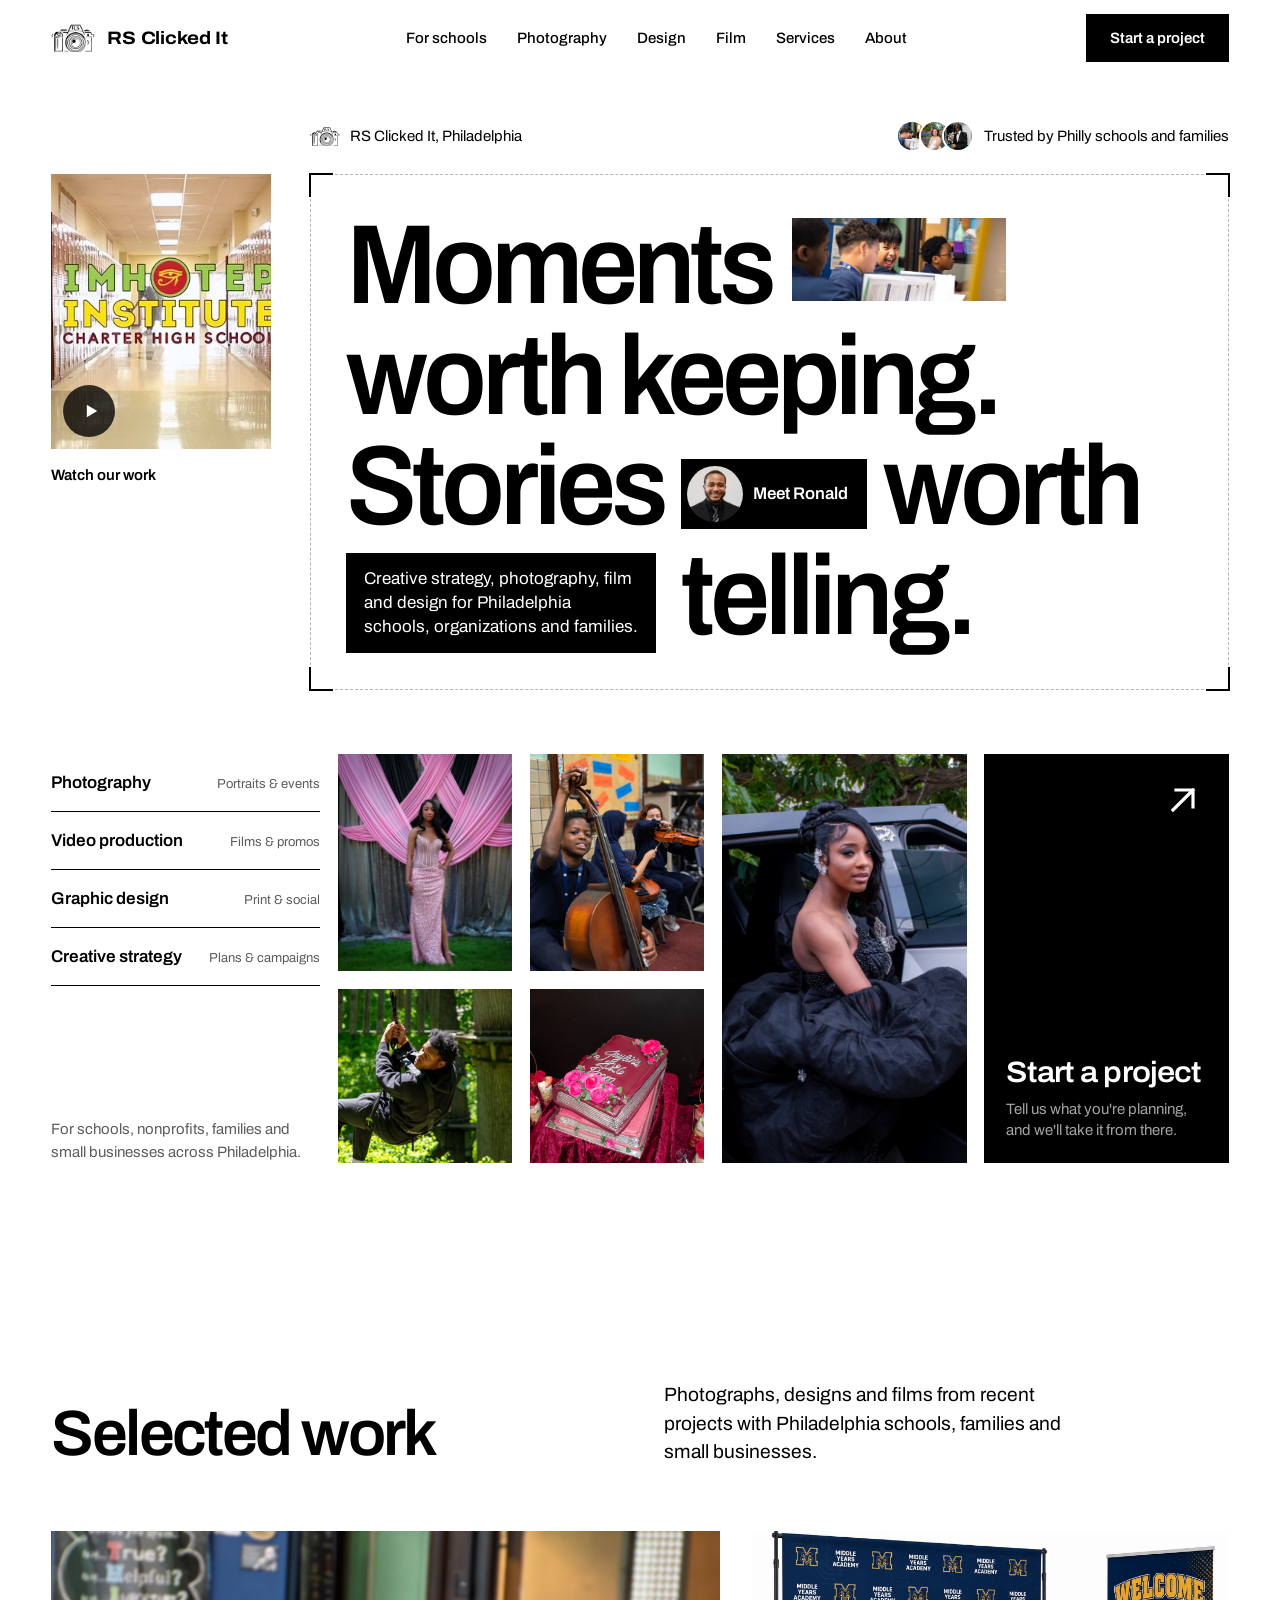
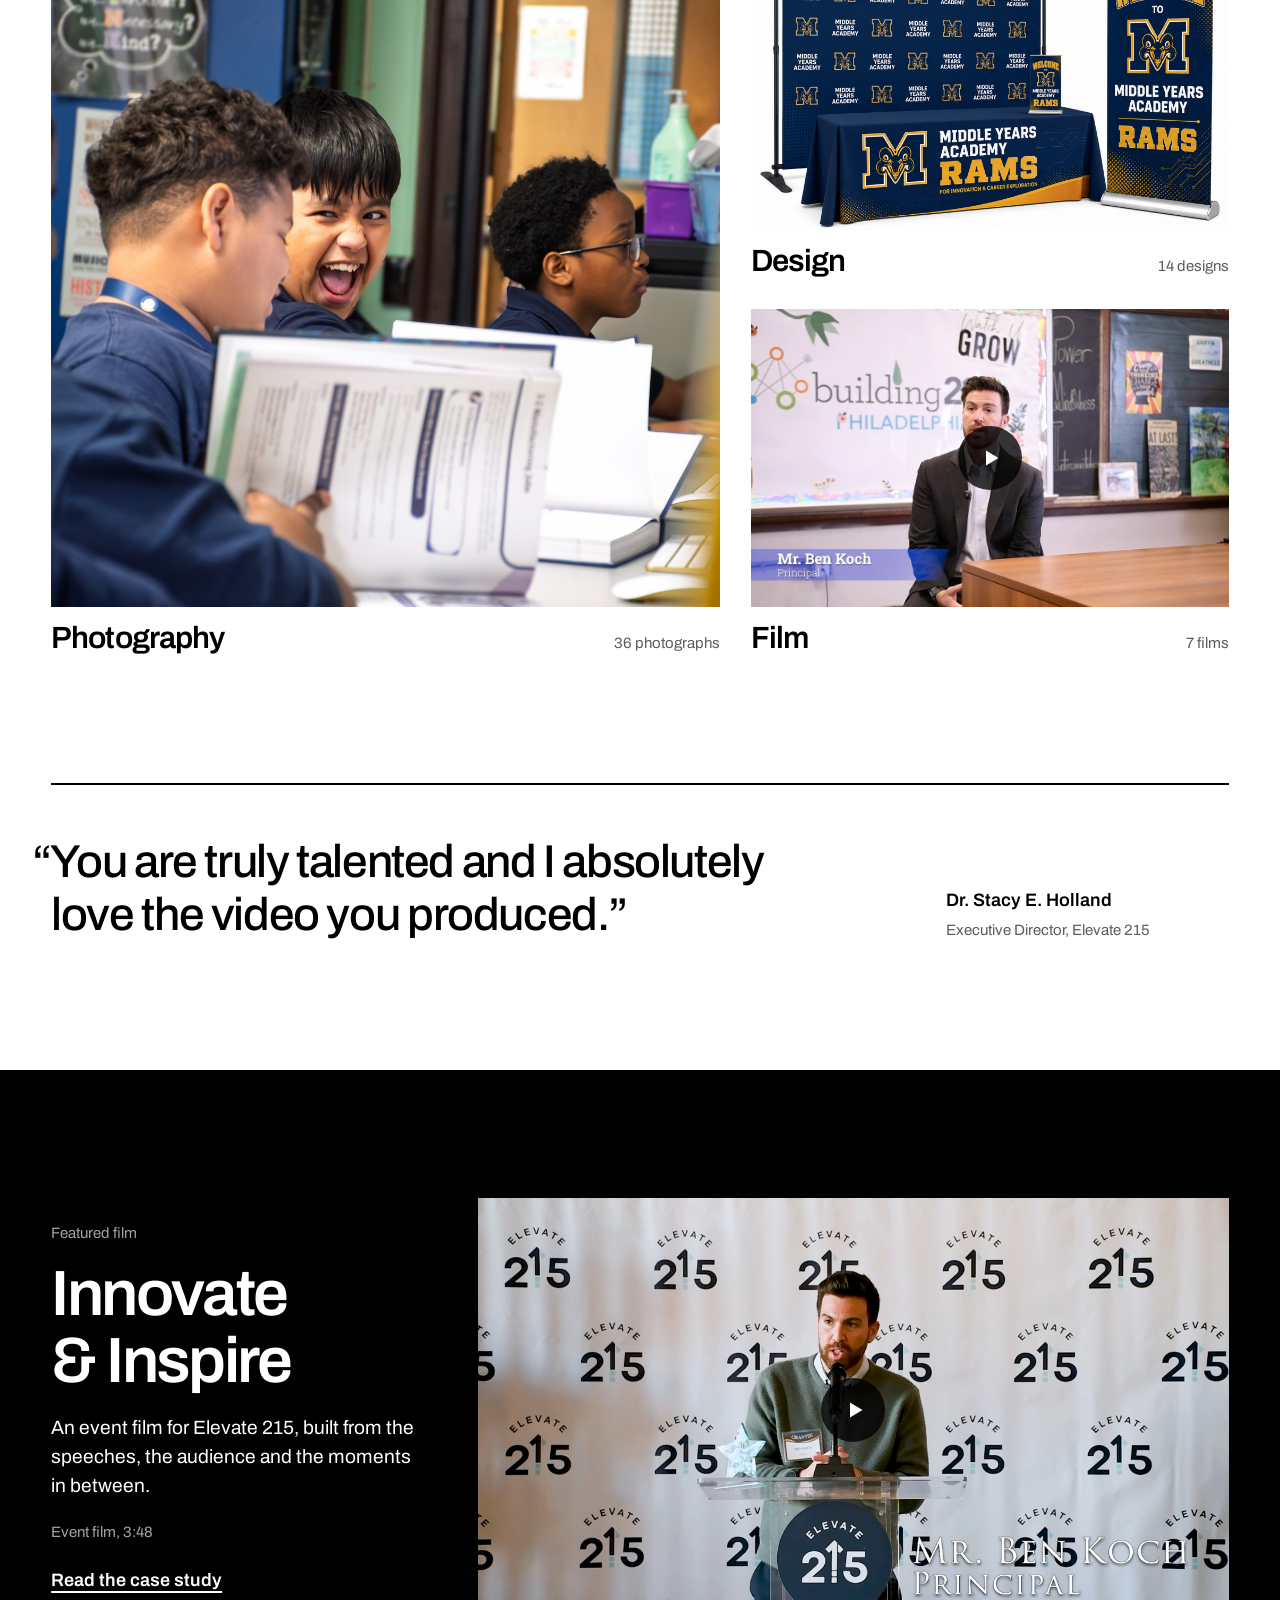
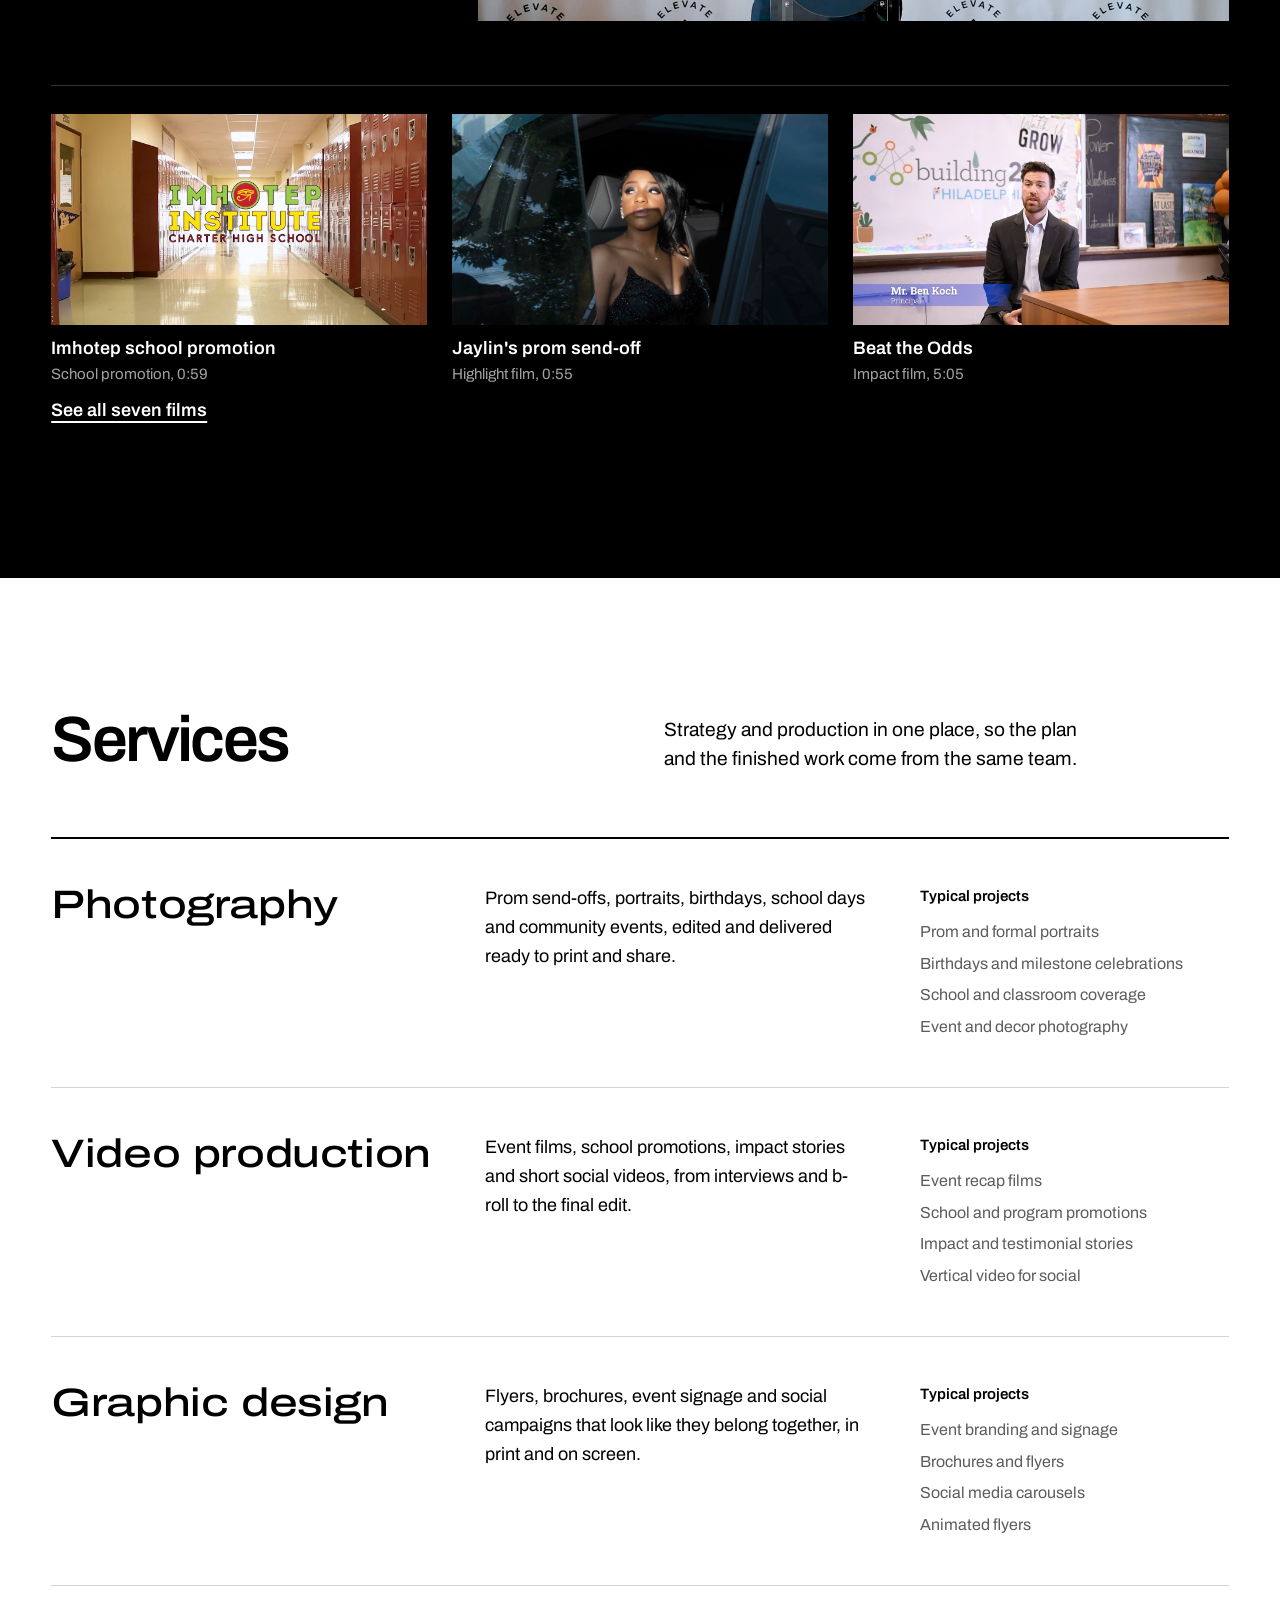
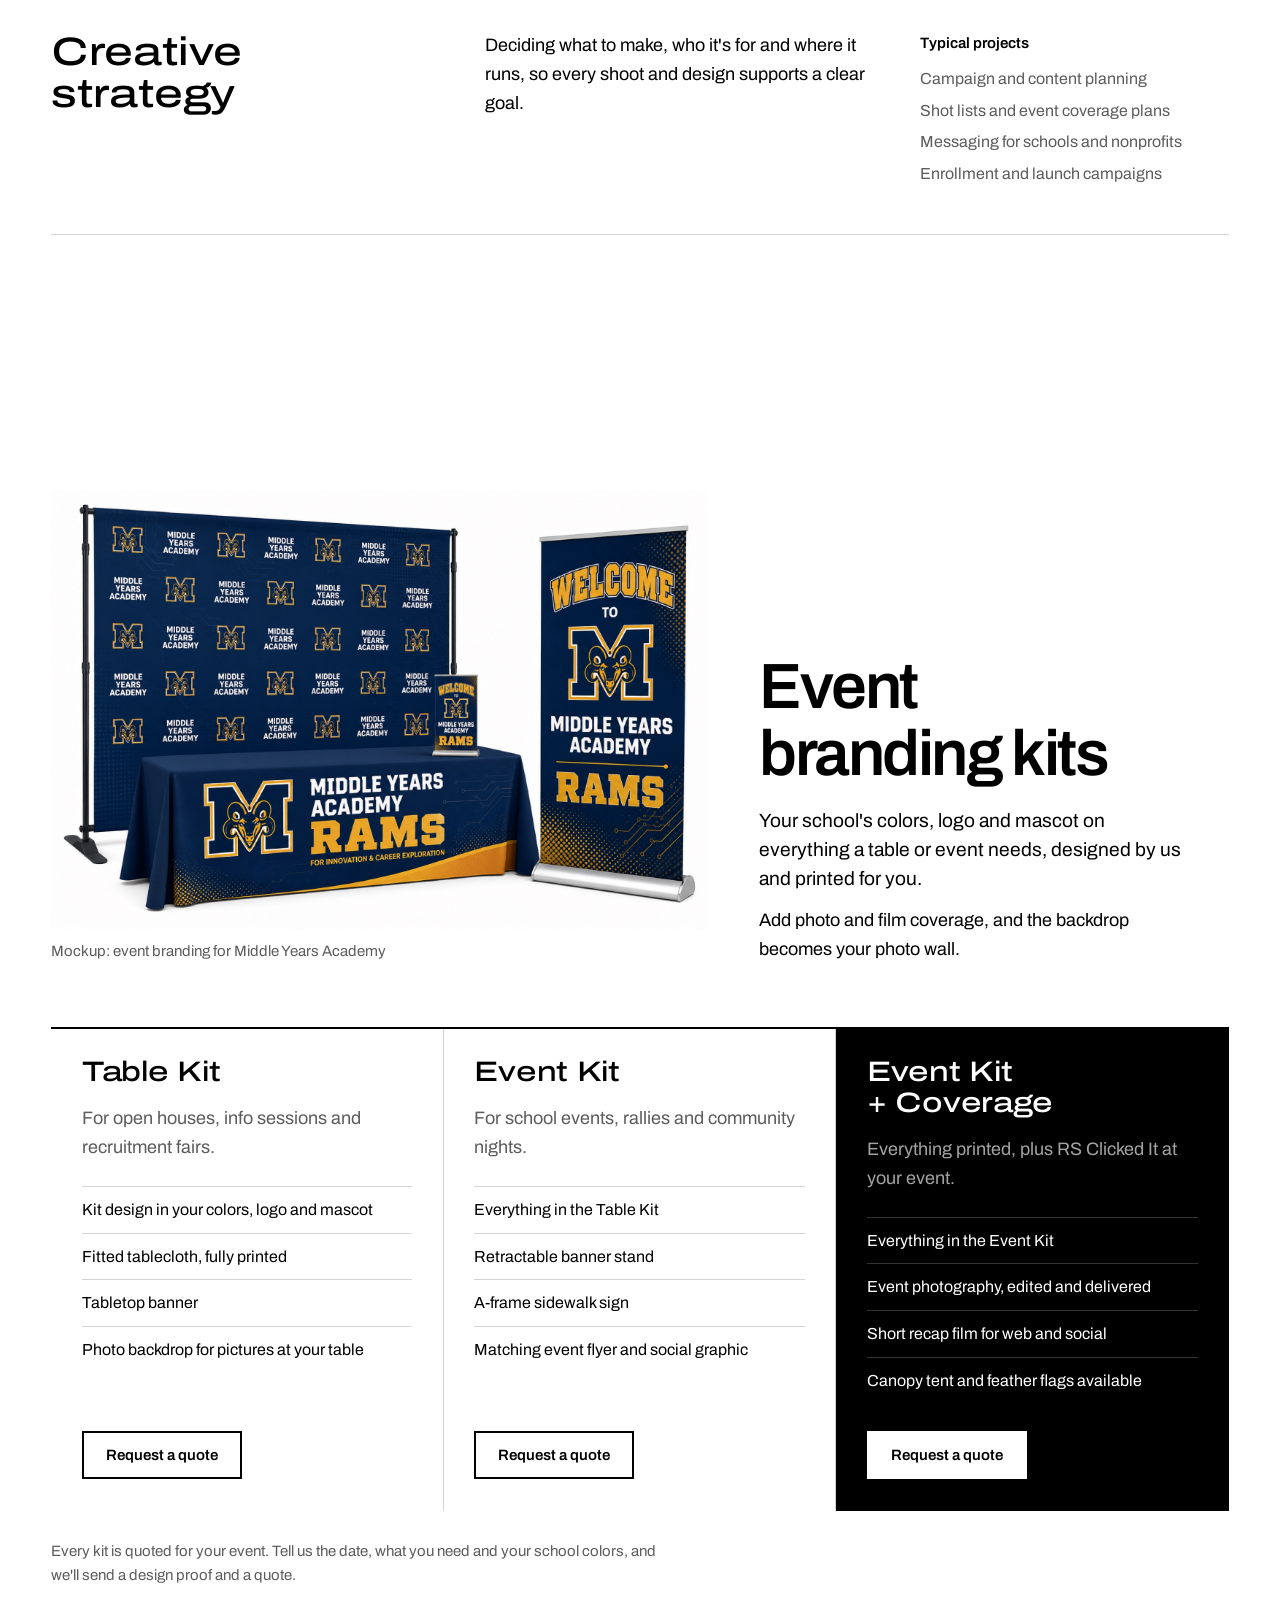
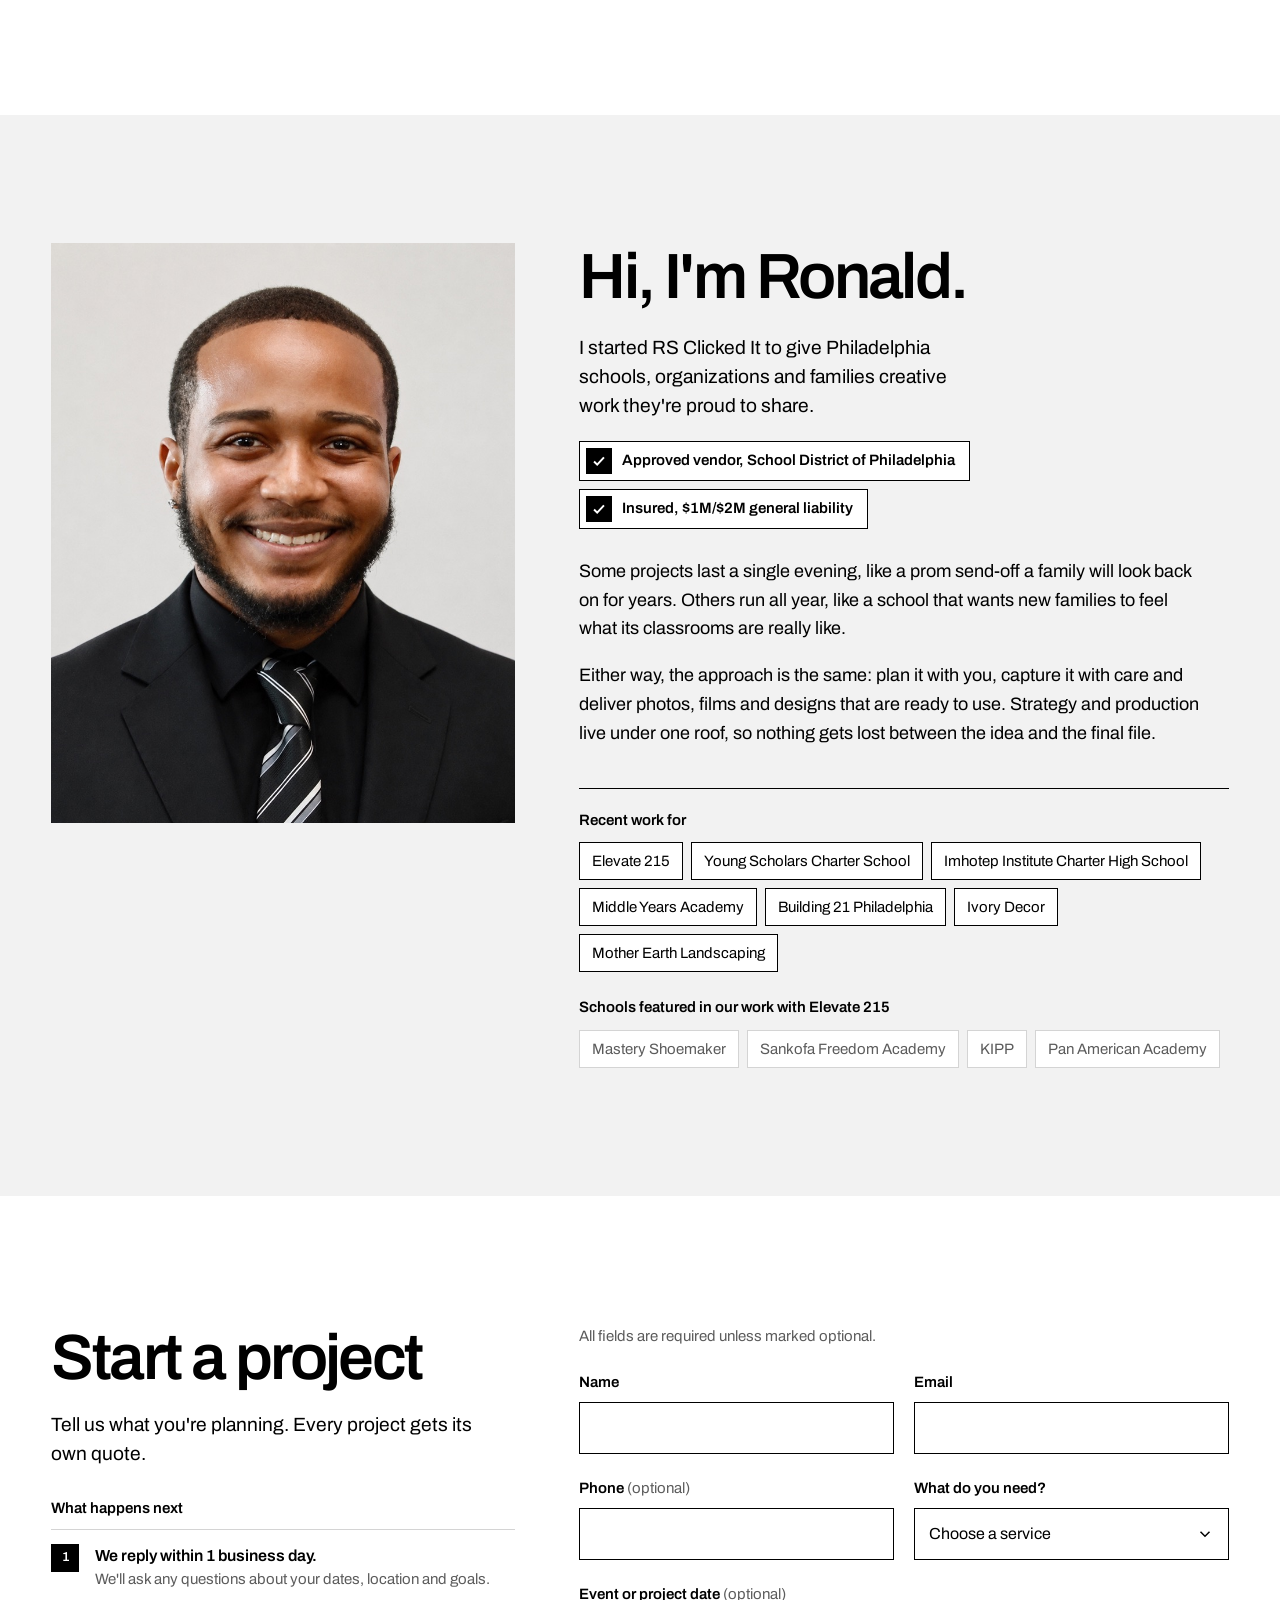
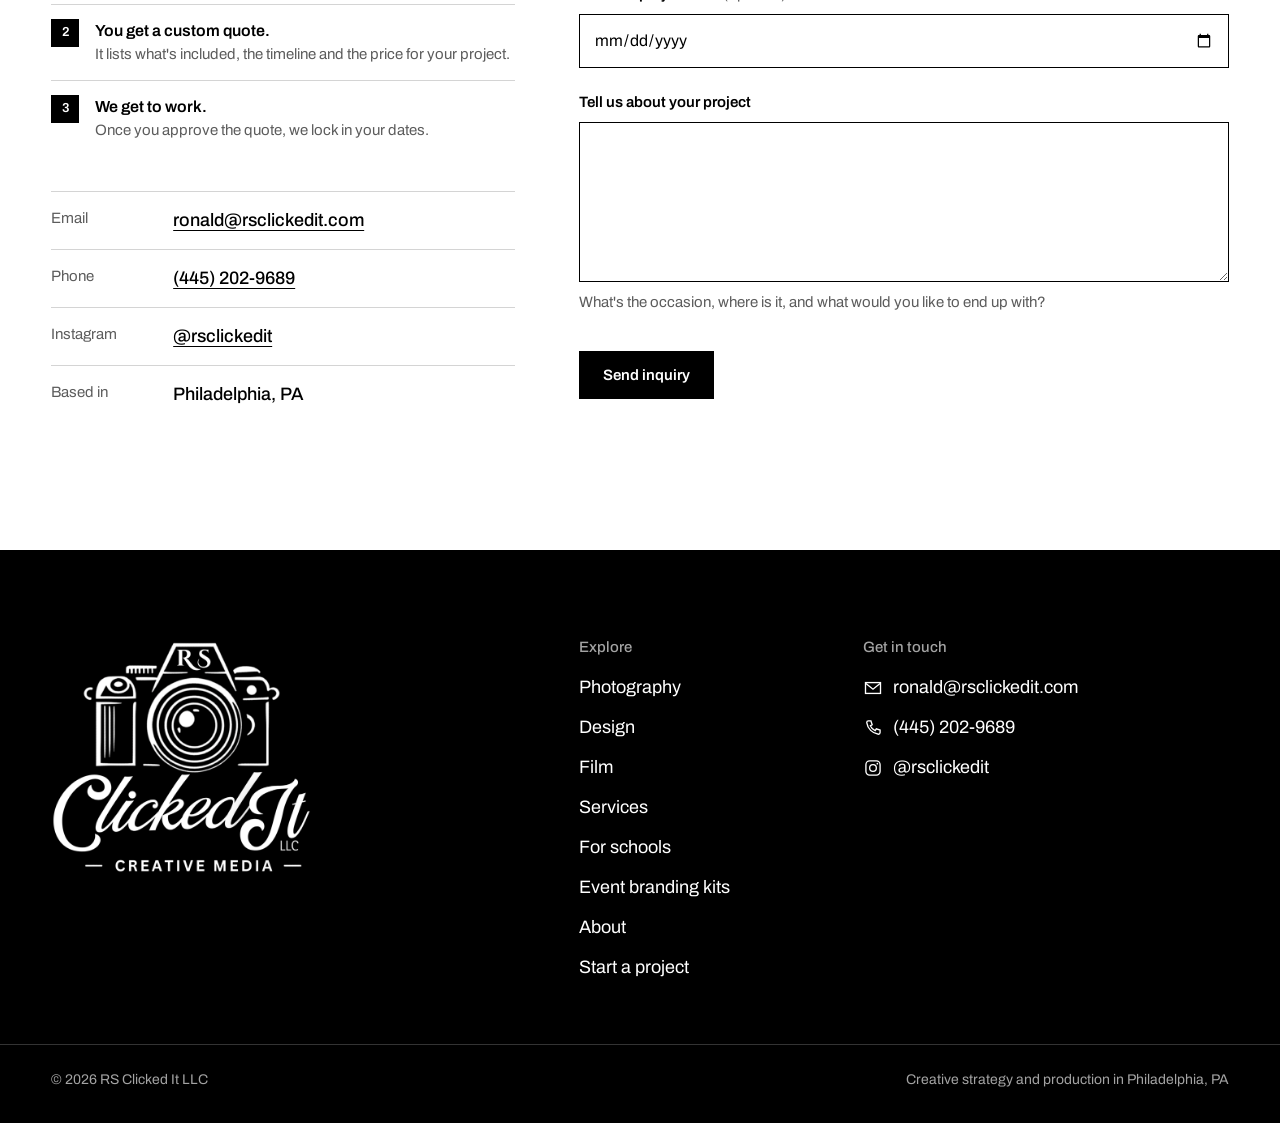
<file: index.html>
<!doctype html>
<html lang="en">
<head>
  <meta charset="utf-8">
  <meta name="viewport" content="width=device-width, initial-scale=1">
  <title>RS Clicked It | Creative Strategy &amp; Production in Philadelphia</title>
  <meta name="description" content="RS Clicked It is a Philadelphia creative strategy and production company offering photography, video production, graphic design, creative strategy and event branding kits for schools, organizations and families.">
  <meta property="og:title" content="RS Clicked It | Creative Strategy &amp; Production in Philadelphia">
  <meta property="og:description" content="RS Clicked It is a Philadelphia creative strategy and production company offering photography, video production, graphic design, creative strategy and event branding kits for schools, organizations and families.">
  <meta property="og:type" content="website">
  <meta property="og:url" content="https://www.rsclickedit.com/">
  <meta property="og:image" content="https://www.rsclickedit.com/assets/img/photo/16-classroom-laughter.jpg">
  <link rel="canonical" href="https://www.rsclickedit.com/">
  <meta name="theme-color" content="#000000">
  <link rel="icon" type="image/png" href="assets/img/brand/favicon.png">
  <link rel="apple-touch-icon" href="assets/img/brand/apple-touch-icon.png">
  <link rel="preconnect" href="https://fonts.googleapis.com">
  <link rel="preconnect" href="https://fonts.gstatic.com" crossorigin>
  <link rel="stylesheet" href="https://fonts.googleapis.com/css2?family=Archivo:wdth,wght@62..125,100..900&amp;display=swap">
  <link rel="stylesheet" href="assets/css/site.css?v=dea57a74">
  <script>if(document.visibilityState==="visible"&&window.matchMedia("(prefers-reduced-motion: no-preference)").matches)document.documentElement.classList.add("motion");</script>
</head>
<body data-page="index">
<a class="skip-link" href="#main">Skip to content</a>

<header class="site-header">
  <nav class="nav wrap" aria-label="Main">
    <a class="brand" href="index.html"><img src="assets/img/brand/camera-mark.png" width="240" height="152" alt="">RS Clicked It</a>
    <ul class="nav-links"><li><a href="schools.html">For schools</a></li><li><a href="photography.html">Photography</a></li><li><a href="design.html">Design</a></li><li><a href="film.html">Film</a></li><li><a href="index.html#services">Services</a></li><li><a href="index.html#about">About</a></li></ul>
    <a class="btn nav-cta" href="index.html#contact">Start a project</a>
    <button class="icon-btn menu-toggle" type="button" data-dialog-open="menu-panel" aria-label="Open menu"><svg class="icon" viewBox="0 0 24 24" fill="none" stroke="currentColor" stroke-width="1.8" aria-hidden="true"><path d="M3 8h18M3 16h18"/></svg></button>
  </nav>
</header>

<dialog class="menu-panel" id="menu-panel" aria-label="Menu">
  <div class="menu-panel-inner">
    <div class="menu-panel-top">
      <a class="brand" href="index.html"><img src="assets/img/brand/camera-mark.png" width="240" height="152" alt="">RS Clicked It</a>
      <button class="icon-btn" type="button" data-dialog-close aria-label="Close menu"><svg class="icon" viewBox="0 0 24 24" fill="none" stroke="currentColor" stroke-width="1.8" aria-hidden="true"><path d="M6 6l12 12M18 6 6 18"/></svg></button>
    </div>
    <ul><li><a href="schools.html">For schools</a></li><li><a href="photography.html">Photography</a></li><li><a href="design.html">Design</a></li><li><a href="film.html">Film</a></li><li><a href="index.html#services">Services</a></li><li><a href="index.html#about">About</a></li></ul>
    <a class="btn" href="index.html#contact">Start a project</a>
  </div>
</dialog>

<main id="main">

<section class="hero wrap" aria-labelledby="hero-title">
  <div class="hero-grid">
    <aside class="hero-reel" aria-label="Featured film">
      <button class="reel-tile" type="button" data-dialog-open="film-dialog" aria-label="Play the Imhotep school promotion film">
        <video class="reel-video" muted loop playsinline preload="metadata" poster="assets/img/film/poster-hero.jpg" aria-hidden="true" tabindex="-1">
          <source src="assets/video/hero-loop.mp4" type="video/mp4">
        </video>
        <span class="play-badge"><svg class="icon" viewBox="0 0 24 24" aria-hidden="true"><path d="M7 4.5v15l12.5-7.5z" fill="currentColor"/></svg></span>
      </button>
      <p class="reel-caption">Watch our work</p>
    </aside>

    <div class="hero-main">
      <div class="hero-meta">
        <p class="hero-place"><img class="place-mark" src="assets/img/brand/camera-mark.png" width="240" height="152" alt="">RS Clicked It, Philadelphia</p>
        <p><span class="faces"><img src="assets/img/photo/thumb/16-classroom-laughter.jpg" width="900" height="600" alt="" decoding="async"><img src="assets/img/photo/thumb/03-garden-portrait.jpg" width="600" height="900" alt="" decoding="async"><img src="assets/img/photo/thumb/05-saleem-formal-portrait.jpg" width="720" height="900" alt="" decoding="async"></span>Trusted by Philly schools and families</p>
      </div>

      <div class="viewfinder">
        <span class="af af-tl" aria-hidden="true"></span><span class="af af-tr" aria-hidden="true"></span>
        <span class="af af-bl" aria-hidden="true"></span><span class="af af-br" aria-hidden="true"></span>
        <h1 class="display" id="hero-title">
          <span class="line">Moments <img class="frame-shot" src="assets/img/photo/thumb/16-classroom-laughter.jpg" width="900" height="600" alt=""></span>
          <span class="line">worth keeping.</span>
          <span class="line line-3">Stories <a class="chip" href="#about"><img src="assets/img/brand/ronald.jpg" width="1000" height="1000" alt="">Meet Ronald</a> worth</span>
          <span class="line line-last">telling.</span>
        </h1>
        <p class="hero-caption">Creative strategy, photography, film and design for Philadelphia schools, organizations and families.</p>
        <div class="hero-actions">
          <a class="btn" href="#contact">Start a project</a>
          <a class="meet-link" href="#about"><img src="assets/img/brand/ronald.jpg" width="1000" height="1000" alt="">Meet Ronald</a>
        </div>
      </div>
    </div>
  </div>

  <div class="hero-lower">
    <nav class="service-index" aria-label="Services">
      <ul><li><a href="#service-photography"><span>Photography</span><small>Portraits & events</small></a></li><li><a href="#service-video"><span>Video production</span><small>Films & promos</small></a></li><li><a href="#service-design"><span>Graphic design</span><small>Print & social</small></a></li><li><a href="#service-strategy"><span>Creative strategy</span><small>Plans & campaigns</small></a></li></ul>
      <p class="service-note">For schools, nonprofits, families and small businesses across Philadelphia.</p>
    </nav>
    <div class="mosaic">
      <img src="assets/img/photo/thumb/02-pink-prom-portrait.jpg" width="720" height="900" alt="Prom guest in a pink sequined gown framed by pink and white drapery" loading="lazy" decoding="async">
      <img src="assets/img/photo/thumb/18-student-musicians.jpg" width="900" height="600" alt="Student musicians playing during a school music class" loading="lazy" decoding="async">
      <img src="assets/img/photo/thumb/24-treetop-action.jpg" width="900" height="505" alt="Student climbing through a treetop ropes course" loading="lazy" decoding="async">
      <img src="assets/img/photo/thumb/31-ivory-decor-cake.jpg" width="900" height="600" alt="Decorated celebration cake and dessert table" loading="lazy" decoding="async">
    </div>
    <figure class="tall"><img src="assets/img/photo/thumb/01-jaylin-prom-portrait.jpg" width="720" height="900" alt="Jaylin in a black prom gown with a feathered wrap, posed at the open door of a car" loading="lazy" decoding="async"></figure>
    <a class="cta-tile" href="#contact">
      <svg class="icon" viewBox="0 0 24 24" fill="none" stroke="currentColor" stroke-width="1.6" stroke-linecap="square" aria-hidden="true"><path d="M7 17 17 7M8.5 7H17v8.5"/></svg>
      <span><span class="cta-tile-title">Start a project</span><span class="cta-tile-sub">Tell us what you're planning, and we'll take it from there.</span></span>
    </a>
  </div>
</section>

<section class="section" id="work" aria-labelledby="work-title">
  <div class="wrap">
    <div class="section-head">
      <h2 class="h2" id="work-title">Selected work</h2>
      <p class="lead">Photographs, designs and films from recent projects with Philadelphia schools, families and small businesses.</p>
    </div>
    <div class="work-grid">
      <a class="work-entry work-photo" href="photography.html">
        <span class="work-media"><img src="assets/img/photo/16-classroom-laughter.jpg" width="1800" height="1200" alt="Students laughing together in a classroom" loading="lazy"></span>
        <span class="work-meta"><span class="work-title">Photography</span><span class="meta">36 photographs</span></span>
      </a>
      <a class="work-entry" href="design.html">
        <span class="work-media"><img src="assets/img/design/01-mya-event-branding-mockup.jpg" width="1536" height="1024" alt="Mockup of Middle Years Academy event branding across a booth, banner and table" loading="lazy"></span>
        <span class="work-meta"><span class="work-title">Design</span><span class="meta">14 designs</span></span>
      </a>
      <a class="work-entry" href="film.html">
        <span class="work-media"><img src="assets/img/film/poster-04.jpg" width="1280" height="720" alt="An interview at Building 21 Philadelphia from the Beat the Odds film" loading="lazy"><span class="play-badge"><svg class="icon" viewBox="0 0 24 24" aria-hidden="true"><path d="M7 4.5v15l12.5-7.5z" fill="currentColor"/></svg></span></span>
        <span class="work-meta"><span class="work-title">Film</span><span class="meta">7 films</span></span>
      </a>
    </div>
  </div>
</section>

<section class="section quote-band" aria-label="What clients say">
  <div class="wrap">
    <figure class="pull-quote">
      <blockquote>
        <p>&ldquo;You are truly talented and I absolutely love the video you produced.&rdquo;</p>
      </blockquote>
      <figcaption>
        <span class="quote-name">Dr. Stacy E. Holland</span>
        <span class="meta">Executive Director, Elevate 215</span>
      </figcaption>
    </figure>
  </div>
</section>

<section class="section on-dark" aria-labelledby="film-title">
  <div class="wrap">
    <div class="film-feature-grid">
      <div class="film-copy">
        <p class="meta">Featured film</p>
        <h2 class="h2" id="film-title">Innovate &amp; Inspire</h2>
        <p class="lead">An event film for Elevate 215, built from the speeches, the audience and the moments in between.</p>
        <p class="meta">Event film, 3:48</p>
        <p><a class="text-link" href="film.html#film-01">Read the case study</a></p>
      </div>
      <div class="film-player"><a class="yt-embed" href="https://www.youtube.com/watch?v=j4pF3AYWusY" data-yt="j4pF3AYWusY" data-title="Innovate &amp; Inspire, event film"><img src="assets/img/film/poster-01.jpg" width="1280" height="720" alt="" loading="lazy"><span class="play-badge"><svg class="icon" viewBox="0 0 24 24" aria-hidden="true"><path d="M7 4.5v15l12.5-7.5z" fill="currentColor"/></svg></span><span class="visually-hidden">Play Innovate &amp; Inspire, event film</span></a></div>
    </div>
    <div class="film-more">
        <a href="film.html#film-02">
          <img src="assets/img/film/poster-02.jpg" width="1280" height="720" alt="" loading="lazy">
          <span><strong>Imhotep school promotion</strong><span class="meta">School promotion, 0:59</span></span>
        </a>
        <a href="film.html#film-03">
          <img src="assets/img/film/poster-03.jpg" width="1280" height="720" alt="" loading="lazy">
          <span><strong>Jaylin&#x27;s prom send-off</strong><span class="meta">Highlight film, 0:55</span></span>
        </a>
        <a href="film.html#film-04">
          <img src="assets/img/film/poster-04.jpg" width="1280" height="720" alt="" loading="lazy">
          <span><strong>Beat the Odds</strong><span class="meta">Impact film, 5:05</span></span>
        </a>
    </div>
    <p><a class="text-link" href="film.html">See all seven films</a></p>
  </div>
</section>

<section class="section" id="services" aria-labelledby="services-title">
  <div class="wrap">
    <div class="section-head">
      <h2 class="h2" id="services-title">Services</h2>
      <p class="lead">Strategy and production in one place, so the plan and the finished work come from the same team.</p>
    </div>
    <div class="service-list">
      <article class="service" id="service-photography">
        <h3 class="service-name">Photography</h3>
        <p>Prom send-offs, portraits, birthdays, school days and community events, edited and delivered ready to print and share.</p>
        <div class="service-projects">
          <h4>Typical projects</h4>
          <ul><li>Prom and formal portraits</li><li>Birthdays and milestone celebrations</li><li>School and classroom coverage</li><li>Event and decor photography</li></ul>
        </div>
      </article>
      <article class="service" id="service-video">
        <h3 class="service-name">Video production</h3>
        <p>Event films, school promotions, impact stories and short social videos, from interviews and b-roll to the final edit.</p>
        <div class="service-projects">
          <h4>Typical projects</h4>
          <ul><li>Event recap films</li><li>School and program promotions</li><li>Impact and testimonial stories</li><li>Vertical video for social</li></ul>
        </div>
      </article>
      <article class="service" id="service-design">
        <h3 class="service-name">Graphic design</h3>
        <p>Flyers, brochures, event signage and social campaigns that look like they belong together, in print and on screen.</p>
        <div class="service-projects">
          <h4>Typical projects</h4>
          <ul><li>Event branding and signage</li><li>Brochures and flyers</li><li>Social media carousels</li><li>Animated flyers</li></ul>
        </div>
      </article>
      <article class="service" id="service-strategy">
        <h3 class="service-name">Creative strategy</h3>
        <p>Deciding what to make, who it&#x27;s for and where it runs, so every shoot and design supports a clear goal.</p>
        <div class="service-projects">
          <h4>Typical projects</h4>
          <ul><li>Campaign and content planning</li><li>Shot lists and event coverage plans</li><li>Messaging for schools and nonprofits</li><li>Enrollment and launch campaigns</li></ul>
        </div>
      </article>
    </div>
  </div>
</section>


<section class="section kits" id="event-kits" aria-labelledby="kits-title">
  <div class="wrap">
    <div class="kits-intro">
      <figure class="kits-figure">
        <img src="assets/img/design/01-mya-event-branding-mockup.jpg" width="1536" height="1024" alt="Mockup of Middle Years Academy event branding: a printed backdrop, a fitted tablecloth and a pull-up banner" loading="lazy">
        <figcaption class="meta">Mockup: event branding for Middle Years Academy</figcaption>
      </figure>
      <div>
        <h2 class="h2" id="kits-title">Event branding kits</h2>
        <p class="lead">Your school's colors, logo and mascot on everything a table or event needs, designed by us and printed for you.</p>
        <p>Add photo and film coverage, and the backdrop becomes your photo wall.</p>
      </div>
    </div>
    <ul class="kit-list">
        <li class="kit">
          <h3 class="kit-name">Table Kit</h3>
          <p class="kit-for">For open houses, info sessions and recruitment fairs.</p>
          <ul><li>Kit design in your colors, logo and mascot</li><li>Fitted tablecloth, fully printed</li><li>Tabletop banner</li><li>Photo backdrop for pictures at your table</li></ul>
          <a class="btn btn-outline" href="#contact" data-quote="Table Kit">Request a quote<span class="visually-hidden"> for the Table Kit</span></a>
        </li>
        <li class="kit">
          <h3 class="kit-name">Event Kit</h3>
          <p class="kit-for">For school events, rallies and community nights.</p>
          <ul><li>Everything in the Table Kit</li><li>Retractable banner stand</li><li>A-frame sidewalk sign</li><li>Matching event flyer and social graphic</li></ul>
          <a class="btn btn-outline" href="#contact" data-quote="Event Kit">Request a quote<span class="visually-hidden"> for the Event Kit</span></a>
        </li>
        <li class="kit kit-featured">
          <h3 class="kit-name">Event Kit + Coverage</h3>
          <p class="kit-for">Everything printed, plus RS Clicked It at your event.</p>
          <ul><li>Everything in the Event Kit</li><li>Event photography, edited and delivered</li><li>Short recap film for web and social</li><li>Canopy tent and feather flags available</li></ul>
          <a class="btn" href="#contact" data-quote="Event Kit + Coverage">Request a quote<span class="visually-hidden"> for the Event Kit + Coverage</span></a>
        </li>
    </ul>
    <p class="kits-foot">Every kit is quoted for your event. Tell us the date, what you need and your school colors, and we'll send a design proof and a quote.</p>
  </div>
</section>

<section class="section on-fog" id="about" aria-labelledby="about-title">
  <div class="wrap about-grid">
    <figure class="about-photo">
      <img src="assets/img/brand/ronald.jpg" width="1000" height="1000" alt="Ronald, founder of RS Clicked It, smiling in a black suit and striped tie" loading="lazy">
    </figure>
    <div class="about-copy">
      <h2 class="h2" id="about-title">Hi, I'm Ronald.</h2>
      <p class="lead">I started RS Clicked It to give Philadelphia schools, organizations and families creative work they're proud to share.</p>
      <ul class="credentials"><li class="credential"><svg class="credential-icon" viewBox="0 0 20 20" aria-hidden="true" focusable="false"><path d="M4.5 10.5l3.5 3.5 7.5-8" fill="none" stroke="currentColor" stroke-width="2.2"/></svg>Approved vendor, School District of Philadelphia</li><li class="credential"><svg class="credential-icon" viewBox="0 0 20 20" aria-hidden="true" focusable="false"><path d="M4.5 10.5l3.5 3.5 7.5-8" fill="none" stroke="currentColor" stroke-width="2.2"/></svg>Insured, $1M/$2M general liability</li></ul>
      <p>Some projects last a single evening, like a prom send-off a family will look back on for years. Others run all year, like a school that wants new families to feel what its classrooms are really like.</p>
      <p>Either way, the approach is the same: plan it with you, capture it with care and deliver photos, films and designs that are ready to use. Strategy and production live under one roof, so nothing gets lost between the idea and the final file.</p>
      <div class="clients">
        <h3>Recent work for</h3>
        <ul class="client-list"><li>Elevate 215</li><li>Young Scholars Charter School</li><li>Imhotep Institute Charter High School</li><li>Middle Years Academy</li><li>Building 21 Philadelphia</li><li>Ivory Decor</li><li>Mother Earth Landscaping</li></ul>
        <h3 class="clients-sub">Schools featured in our work with Elevate 215</h3>
        <ul class="client-list client-list-quiet"><li>Mastery Shoemaker</li><li>Sankofa Freedom Academy</li><li>KIPP</li><li>Pan American Academy</li></ul>
      </div>
    </div>
  </div>
</section>

<section class="section" id="contact" aria-labelledby="contact-title">
  <div class="wrap contact-grid">
    <div class="contact-copy">
      <h2 class="h2" id="contact-title">Start a project</h2>
      <p class="lead">Tell us what you're planning. Every project gets its own quote.</p>
      <div class="next-steps">
        <h3>What happens next</h3>
        <ol role="list">
          <li><strong>We reply within 1 business day.</strong> We'll ask any questions about your dates, location and goals.</li>
          <li><strong>You get a custom quote.</strong> It lists what's included, the timeline and the price for your project.</li>
          <li><strong>We get to work.</strong> Once you approve the quote, we lock in your dates.</li>
        </ol>
      </div>
      <dl class="contact-details">
        <div><dt>Email</dt><dd><a href="mailto:ronald@rsclickedit.com">ronald@rsclickedit.com</a></dd></div>
        <div><dt>Phone</dt><dd><a href="tel:+14452029689">(445) 202-9689</a></dd></div>
        <div><dt>Instagram</dt><dd><a href="https://instagram.com/rsclickedit" rel="noopener">@rsclickedit</a></dd></div>
        <div><dt>Based in</dt><dd>Philadelphia, PA</dd></div>
      </dl>
    </div>

    <form class="inquiry" id="inquiry-form" action="https://formspree.io/f/xnpdjgow" method="POST" novalidate data-contact-email="ronald@rsclickedit.com">
      <div class="form-summary" tabindex="-1" role="alert" hidden></div>
      <input type="hidden" name="_subject" value="New inquiry from the RS Clicked It website">
      <div class="visually-hidden" aria-hidden="true">
        <label for="f-gotcha">Leave this field empty</label>
        <input id="f-gotcha" type="text" name="_gotcha" tabindex="-1" autocomplete="off">
      </div>
      <p class="form-note">All fields are required unless marked optional.</p>
      <div class="field">
        <label for="f-name">Name</label>
        <input id="f-name" name="name" type="text" autocomplete="name" required aria-describedby="f-name-error">
        <p class="field-error" id="f-name-error"></p>
      </div>
      <div class="field">
        <label for="f-email">Email</label>
        <input id="f-email" name="email" type="email" autocomplete="email" required aria-describedby="f-email-error">
        <p class="field-error" id="f-email-error"></p>
      </div>
      <div class="field">
        <label for="f-phone">Phone <span class="optional">(optional)</span></label>
        <input id="f-phone" name="phone" type="tel" autocomplete="tel">
      </div>
      <div class="field">
        <label for="f-service">What do you need?</label>
        <select id="f-service" name="service" required aria-describedby="f-service-error">
          <option value="">Choose a service</option>
          <option>Photography</option>
          <option>Video production</option>
          <option>Graphic design</option>
          <option>Event branding kit</option>
          <option>Creative strategy</option>
          <option>School package</option>
          <option>Not sure yet</option>
        </select>
        <p class="field-error" id="f-service-error"></p>
      </div>
      <div class="field field-full">
        <label for="f-date">Event or project date <span class="optional">(optional)</span></label>
        <input id="f-date" name="date" type="date">
      </div>
      <div class="field field-full">
        <label for="f-message">Tell us about your project</label>
        <textarea id="f-message" name="message" required aria-describedby="f-message-help f-message-error"></textarea>
        <p class="meta" id="f-message-help">What's the occasion, where is it, and what would you like to end up with?</p>
        <p class="field-error" id="f-message-error"></p>
      </div>
      <div class="form-actions">
        <button class="btn" type="submit">Send inquiry</button>
        <p class="form-status" role="status" aria-live="polite"></p>
      </div>
    </form>
  </div>
</section>

</main>

<dialog class="film-dialog" id="film-dialog" aria-labelledby="film-dialog-title">
  <div class="film-dialog-top">
    <h2 id="film-dialog-title">Imhotep school promotion</h2>
    <button class="icon-btn" type="button" data-dialog-close aria-label="Close film"><svg class="icon" viewBox="0 0 24 24" fill="none" stroke="currentColor" stroke-width="1.8" aria-hidden="true"><path d="M6 6l12 12M18 6 6 18"/></svg></button>
  </div>
  <video controls playsinline preload="none" poster="assets/img/film/poster-02.jpg" width="1280" height="720" aria-label="Imhotep school promotion, school promotion"><source src="assets/video/02-imhotep-school-promotion.mp4" type="video/mp4"></video>
</dialog>

<footer class="site-footer on-dark">
  <div class="wrap footer-grid">
    <div class="footer-brand">
      <img class="footer-logo" src="assets/img/brand/logo-white.png" width="640" height="577" alt="RS Clicked It LLC, Creative Media" loading="lazy">
    </div>
    <div class="footer-col">
      <h2>Explore</h2>
      <ul>
        <li><a href="photography.html">Photography</a></li>
        <li><a href="design.html">Design</a></li>
        <li><a href="film.html">Film</a></li>
        <li><a href="index.html#services">Services</a></li>
        <li><a href="schools.html">For schools</a></li>
        <li><a href="index.html#event-kits">Event branding kits</a></li>
        <li><a href="index.html#about">About</a></li>
        <li><a href="index.html#contact">Start a project</a></li>
      </ul>
    </div>
    <div class="footer-col">
      <h2>Get in touch</h2>
      <ul>
        <li><a href="mailto:ronald@rsclickedit.com"><svg class="icon" viewBox="0 0 24 24" fill="none" stroke="currentColor" stroke-width="1.6" aria-hidden="true"><rect x="3" y="5.5" width="18" height="13"/><path d="m3.5 6.5 8.5 7 8.5-7"/></svg>ronald@rsclickedit.com</a></li>
        <li><a href="tel:+14452029689"><svg class="icon" viewBox="0 0 24 24" fill="none" stroke="currentColor" stroke-width="1.6" aria-hidden="true"><path d="M6.5 3.5h3l1.5 4.5-2.2 1.4a11 11 0 0 0 5.8 5.8l1.4-2.2 4.5 1.5v3a2 2 0 0 1-2 2A16.5 16.5 0 0 1 4.5 5.5a2 2 0 0 1 2-2z"/></svg>(445) 202-9689</a></li>
        <li><a href="https://instagram.com/rsclickedit" rel="noopener"><svg class="icon" viewBox="0 0 24 24" fill="none" stroke="currentColor" stroke-width="1.6" aria-hidden="true"><rect x="3.5" y="3.5" width="17" height="17" rx="4.5"/><circle cx="12" cy="12" r="4"/><circle cx="17.2" cy="6.8" r="1" fill="currentColor" stroke="none"/></svg>@rsclickedit</a></li>
      </ul>
    </div>
  </div>
  <div class="wrap footer-base">
    <p>&copy; 2026 RS Clicked It LLC</p>
    <p>Creative strategy and production in Philadelphia, PA</p>
  </div>
</footer>

<script src="assets/js/site.js?v=3b99315f" defer></script>
</body>
</html>
</file>
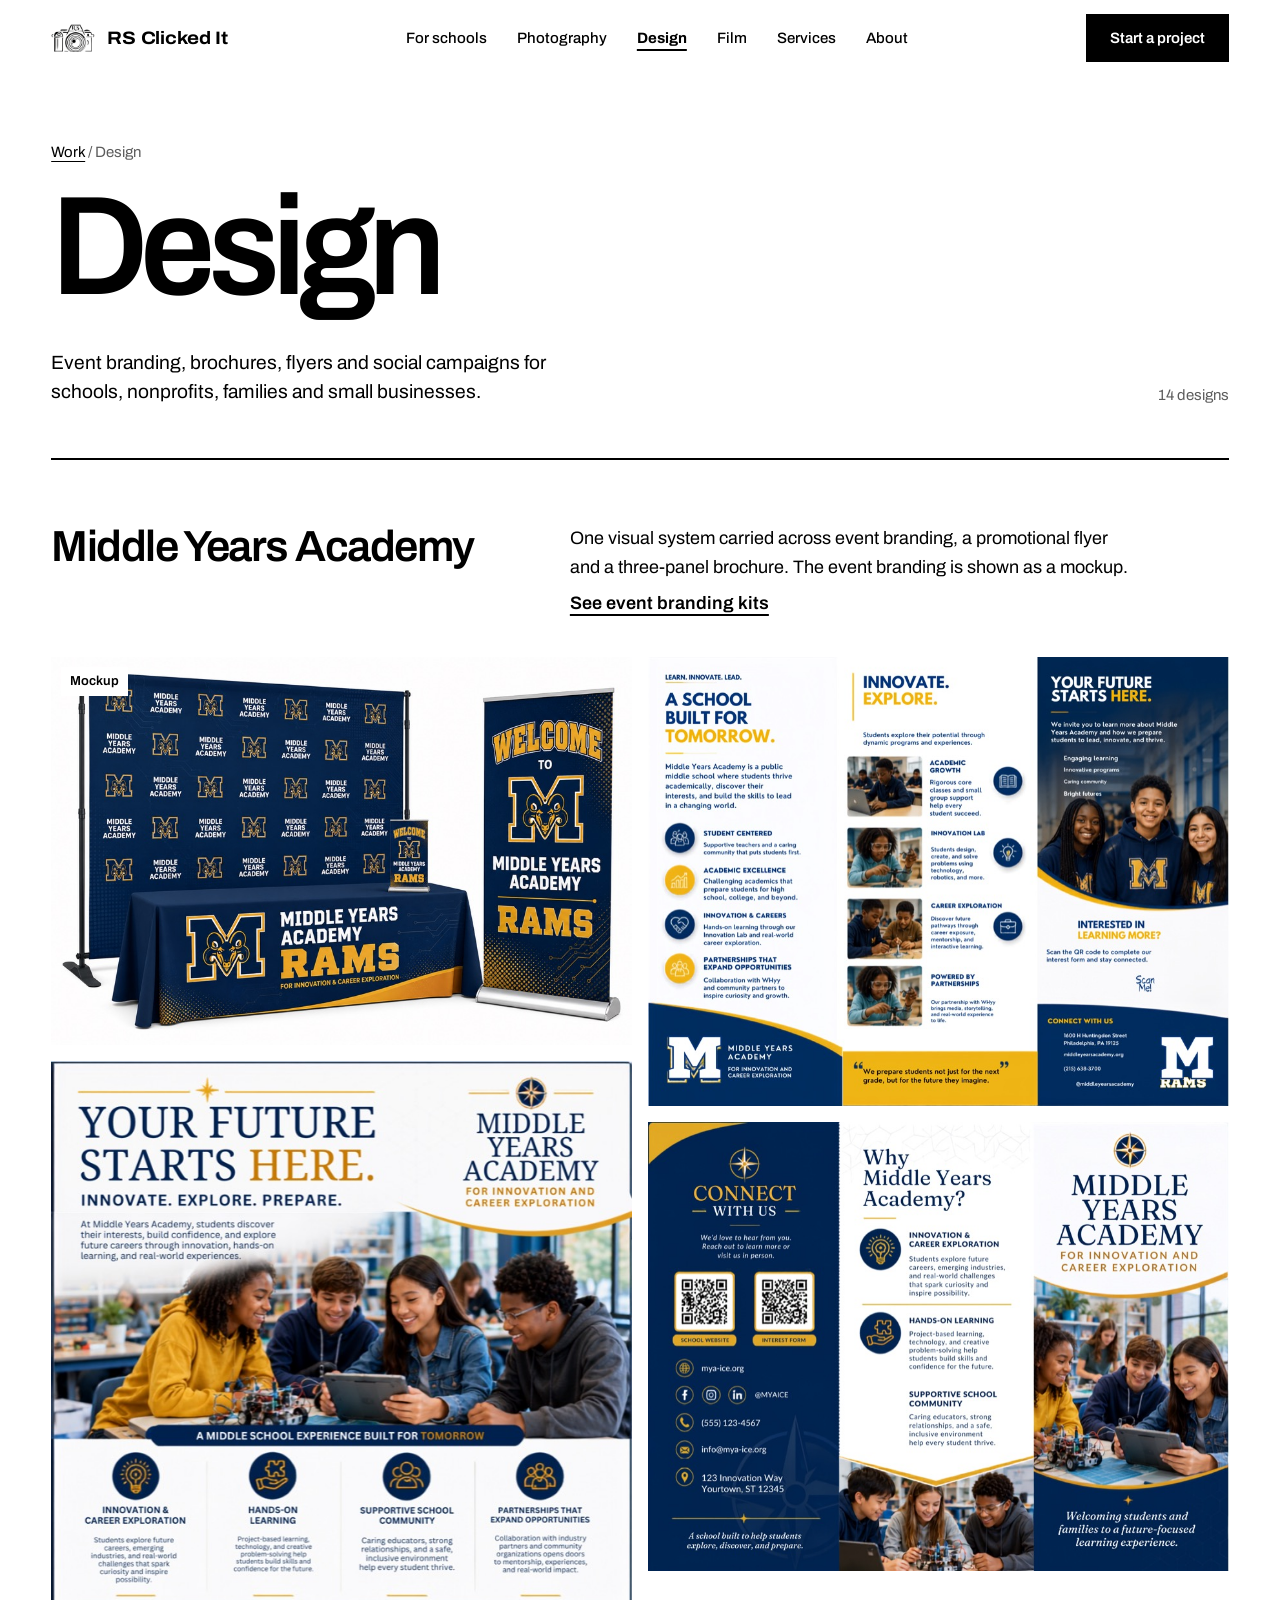
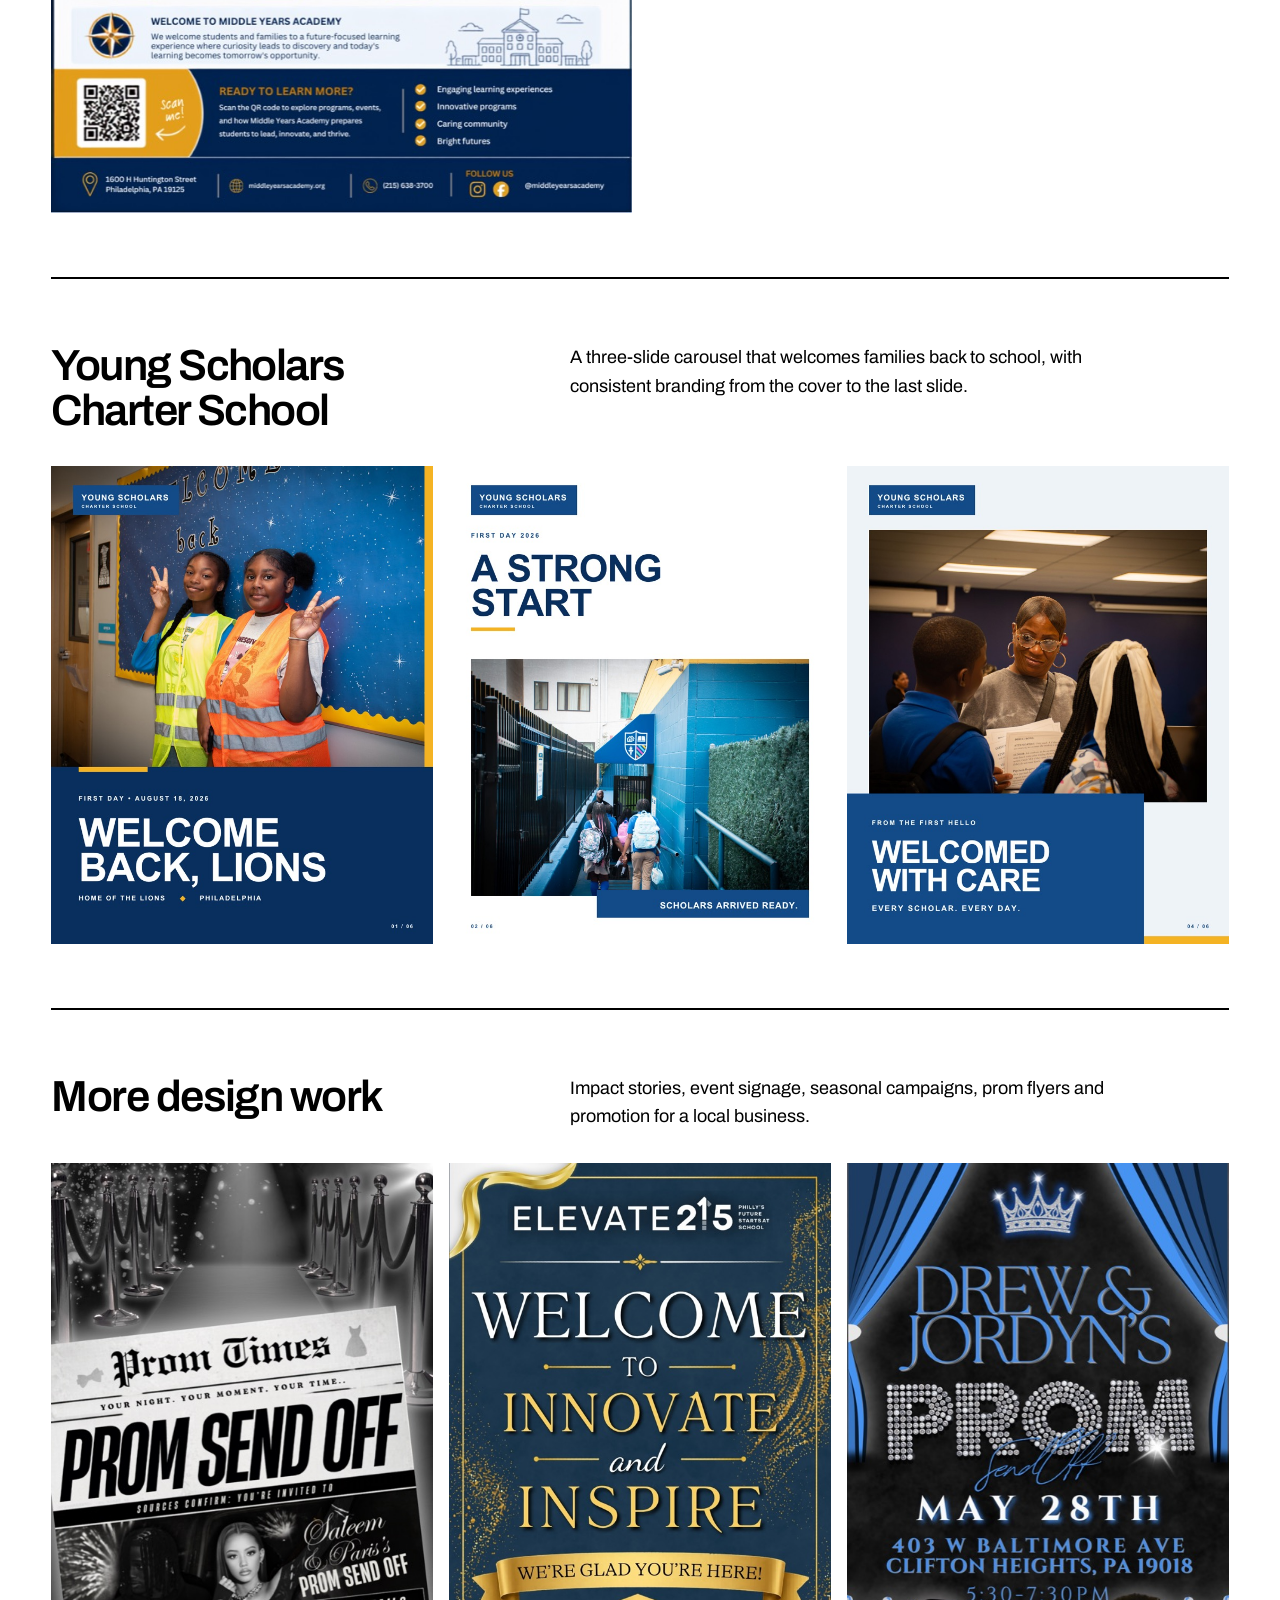
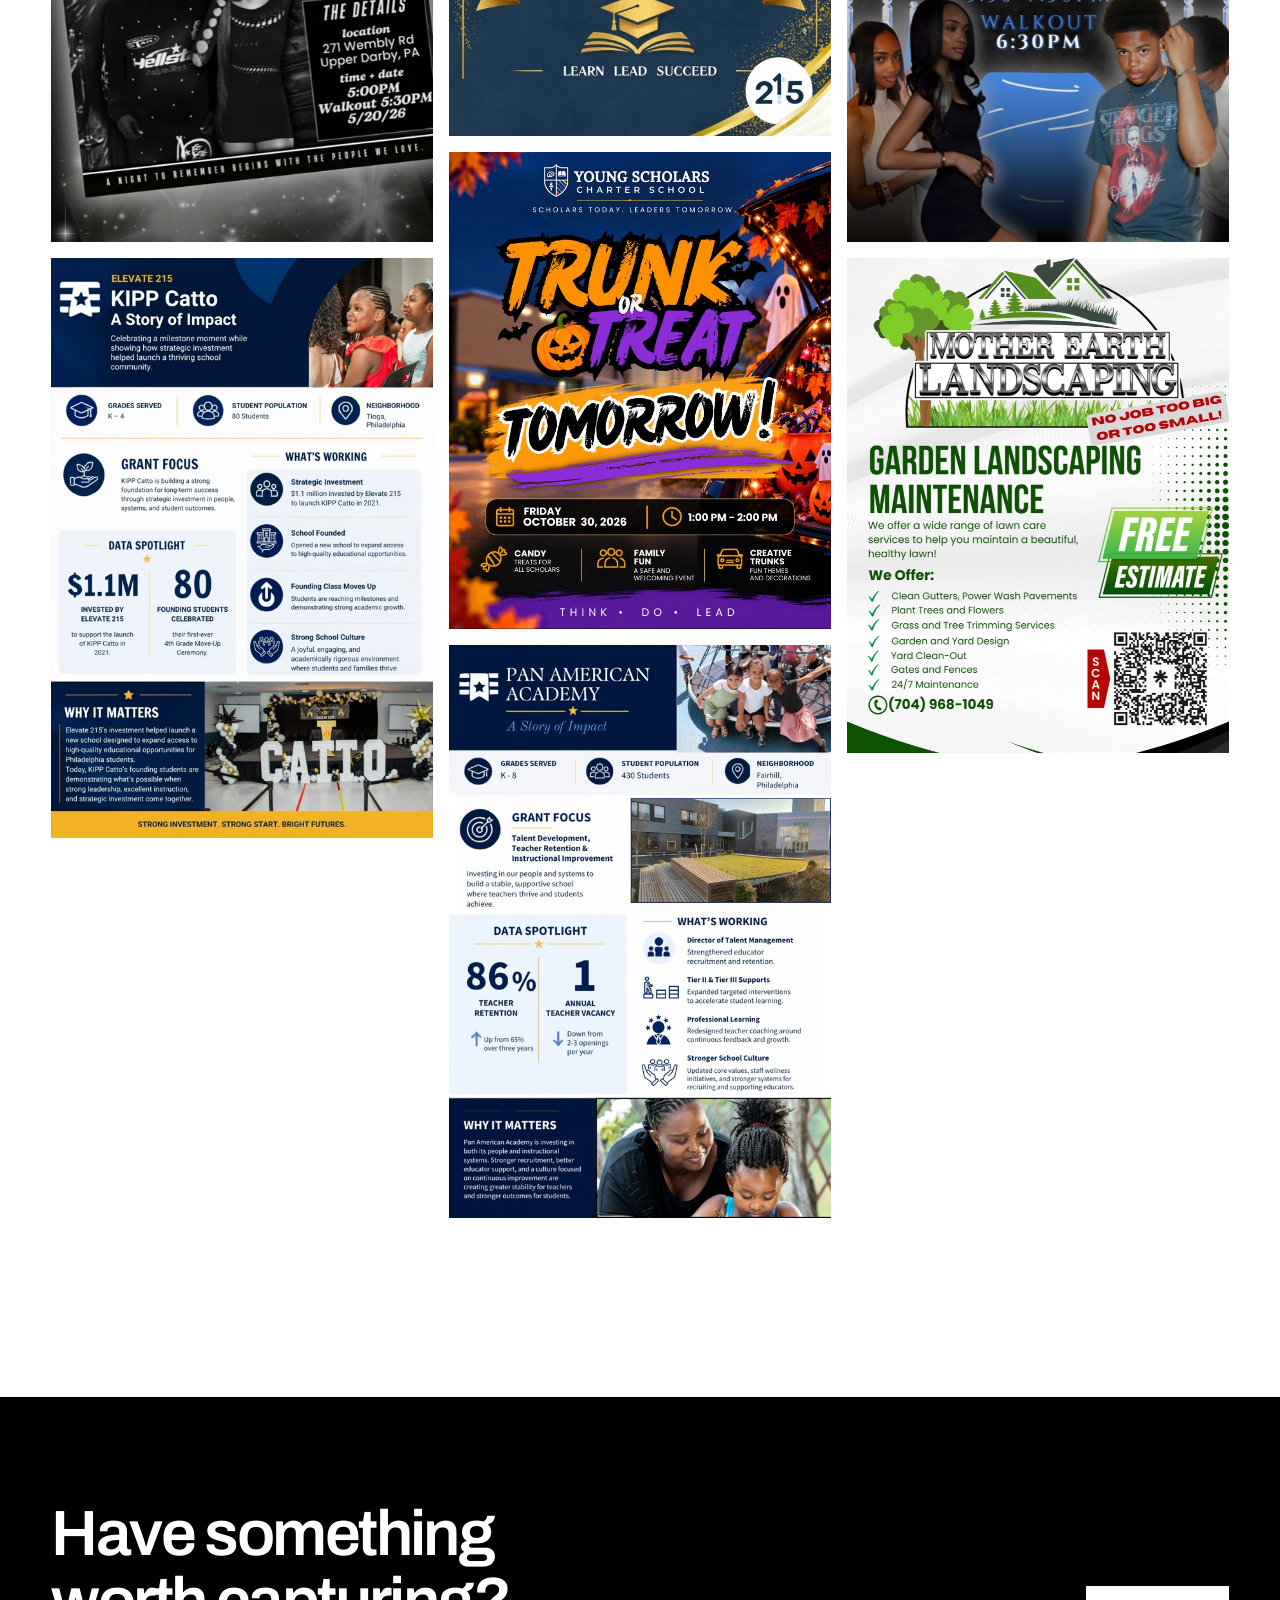
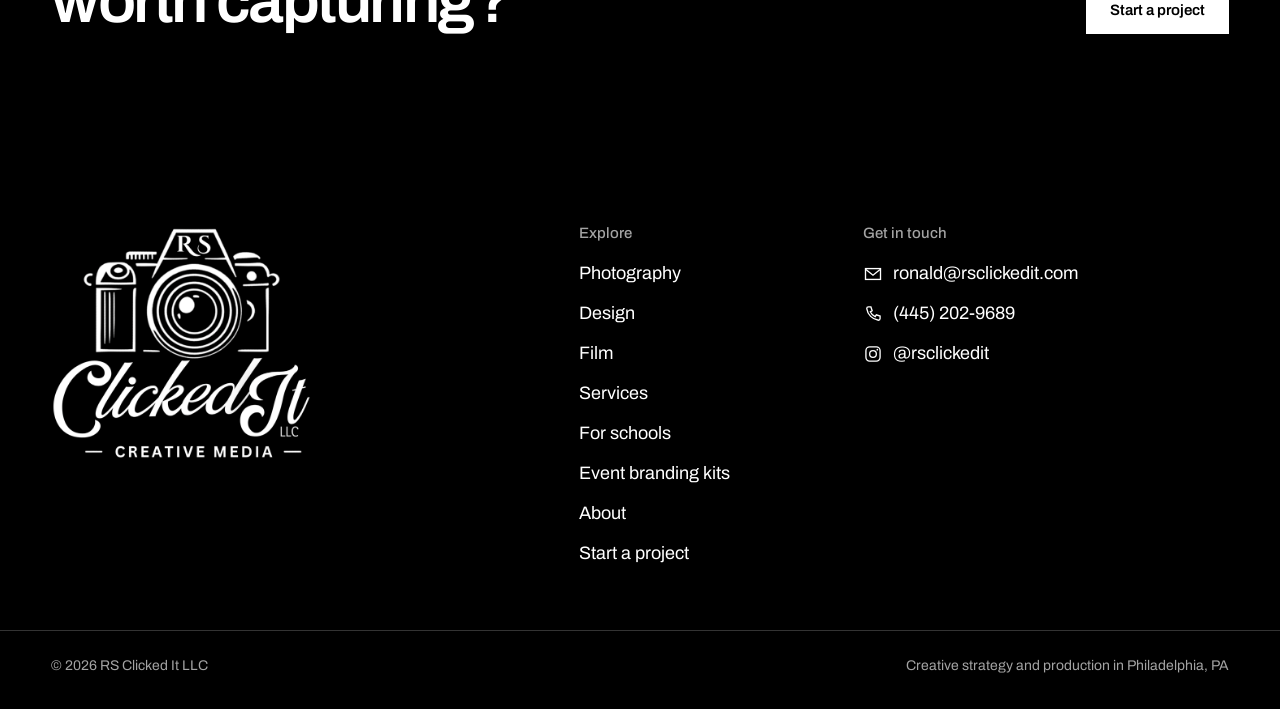
<file: design.html>
<!doctype html>
<html lang="en">
<head>
  <meta charset="utf-8">
  <meta name="viewport" content="width=device-width, initial-scale=1">
  <title>Design | RS Clicked It</title>
  <meta name="description" content="Event branding, brochures, flyers and social media campaigns designed by RS Clicked It in Philadelphia.">
  <meta property="og:title" content="Design | RS Clicked It">
  <meta property="og:description" content="Event branding, brochures, flyers and social media campaigns designed by RS Clicked It in Philadelphia.">
  <meta property="og:type" content="website">
  <meta property="og:url" content="https://www.rsclickedit.com/design.html">
  <meta property="og:image" content="https://www.rsclickedit.com/assets/img/photo/16-classroom-laughter.jpg">
  <link rel="canonical" href="https://www.rsclickedit.com/design.html">
  <meta name="theme-color" content="#000000">
  <link rel="icon" type="image/png" href="assets/img/brand/favicon.png">
  <link rel="apple-touch-icon" href="assets/img/brand/apple-touch-icon.png">
  <link rel="preconnect" href="https://fonts.googleapis.com">
  <link rel="preconnect" href="https://fonts.gstatic.com" crossorigin>
  <link rel="stylesheet" href="https://fonts.googleapis.com/css2?family=Archivo:wdth,wght@62..125,100..900&amp;display=swap">
  <link rel="stylesheet" href="assets/css/site.css?v=dea57a74">
  <script>if(document.visibilityState==="visible"&&window.matchMedia("(prefers-reduced-motion: no-preference)").matches)document.documentElement.classList.add("motion");</script>
</head>
<body data-page="design">
<a class="skip-link" href="#main">Skip to content</a>

<header class="site-header">
  <nav class="nav wrap" aria-label="Main">
    <a class="brand" href="index.html"><img src="assets/img/brand/camera-mark.png" width="240" height="152" alt="">RS Clicked It</a>
    <ul class="nav-links"><li><a href="schools.html">For schools</a></li><li><a href="photography.html">Photography</a></li><li><a href="design.html" aria-current="page">Design</a></li><li><a href="film.html">Film</a></li><li><a href="index.html#services">Services</a></li><li><a href="index.html#about">About</a></li></ul>
    <a class="btn nav-cta" href="index.html#contact">Start a project</a>
    <button class="icon-btn menu-toggle" type="button" data-dialog-open="menu-panel" aria-label="Open menu"><svg class="icon" viewBox="0 0 24 24" fill="none" stroke="currentColor" stroke-width="1.8" aria-hidden="true"><path d="M3 8h18M3 16h18"/></svg></button>
  </nav>
</header>

<dialog class="menu-panel" id="menu-panel" aria-label="Menu">
  <div class="menu-panel-inner">
    <div class="menu-panel-top">
      <a class="brand" href="index.html"><img src="assets/img/brand/camera-mark.png" width="240" height="152" alt="">RS Clicked It</a>
      <button class="icon-btn" type="button" data-dialog-close aria-label="Close menu"><svg class="icon" viewBox="0 0 24 24" fill="none" stroke="currentColor" stroke-width="1.8" aria-hidden="true"><path d="M6 6l12 12M18 6 6 18"/></svg></button>
    </div>
    <ul><li><a href="schools.html">For schools</a></li><li><a href="photography.html">Photography</a></li><li><a href="design.html">Design</a></li><li><a href="film.html">Film</a></li><li><a href="index.html#services">Services</a></li><li><a href="index.html#about">About</a></li></ul>
    <a class="btn" href="index.html#contact">Start a project</a>
  </div>
</dialog>

<main id="main">
  <section class="page-head wrap" aria-labelledby="page-title">
    <p class="crumbs"><a href="index.html#work">Work</a> / Design</p>
    <h1 class="page-title" id="page-title">Design</h1>
    <div class="page-intro">
      <p class="lead">Event branding, brochures, flyers and social campaigns for schools, nonprofits, families and small businesses.</p>
      <p class="meta">14 designs</p>
    </div>
  </section>

  <div class="wrap gallery">
    <section class="case" aria-labelledby="case-mya">
      <div class="case-head">
        <h2 class="case-title" id="case-mya">Middle Years Academy</h2>
        <p>One visual system carried across event branding, a promotional flyer and a three-panel brochure. The event branding is shown as a mockup. <a class="text-link" href="index.html#event-kits">See event branding kits</a></p>
      </div>
      <ul class="masonry masonry-2"><li><button class="tile" type="button" data-full="assets/img/design/01-mya-event-branding-mockup.jpg" data-caption="Event branding for Middle Years Academy, shown as a mockup" aria-label="View larger: Mockup of Middle Years Academy event branding across a booth, banner and table"><span class="tile-tag">Mockup</span><img src="assets/img/design/thumb/01-mya-event-branding-mockup.jpg" width="900" height="600" alt="Mockup of Middle Years Academy event branding across a booth, banner and table" loading="lazy" decoding="async"></button></li><li><button class="tile" type="button" data-full="assets/img/design/04-mya-promotional-flyer.jpg" data-caption="Promotional flyer" aria-label="View larger: Middle Years Academy promotional flyer"><img src="assets/img/design/thumb/04-mya-promotional-flyer.jpg" width="695" height="900" alt="Middle Years Academy promotional flyer" loading="lazy" decoding="async"></button></li><li><button class="tile" type="button" data-full="assets/img/design/02-mya-brochure-interior.jpg" data-caption="Brochure interior" aria-label="View larger: Interior spread of a three-panel Middle Years Academy brochure"><img src="assets/img/design/thumb/02-mya-brochure-interior.jpg" width="900" height="695" alt="Interior spread of a three-panel Middle Years Academy brochure" loading="lazy" decoding="async"></button></li><li><button class="tile" type="button" data-full="assets/img/design/03-mya-brochure-exterior.jpg" data-caption="Brochure exterior" aria-label="View larger: Exterior panels of the Middle Years Academy brochure"><img src="assets/img/design/thumb/03-mya-brochure-exterior.jpg" width="900" height="695" alt="Exterior panels of the Middle Years Academy brochure" loading="lazy" decoding="async"></button></li></ul>
    </section>

    <section class="case" aria-labelledby="case-ys">
      <div class="case-head">
        <h2 class="case-title" id="case-ys">Young Scholars Charter School</h2>
        <p>A three-slide carousel that welcomes families back to school, with consistent branding from the cover to the last slide.</p>
      </div>
      <ul class="case-grid-3"><li><button class="tile" type="button" data-full="assets/img/design/08-young-scholars-carousel-cover.jpg" data-caption="Carousel cover" aria-label="View larger: Cover slide of a Young Scholars social media carousel"><img src="assets/img/design/thumb/08-young-scholars-carousel-cover.jpg" width="720" height="900" alt="Cover slide of a Young Scholars social media carousel" loading="lazy" decoding="async"></button></li><li><button class="tile" type="button" data-full="assets/img/design/09-young-scholars-carousel-arrival.jpg" data-caption="Carousel slide: arrival" aria-label="View larger: Young Scholars carousel slide welcoming students back"><img src="assets/img/design/thumb/09-young-scholars-carousel-arrival.jpg" width="720" height="900" alt="Young Scholars carousel slide welcoming students back" loading="lazy" decoding="async"></button></li><li><button class="tile" type="button" data-full="assets/img/design/10-young-scholars-carousel-care.jpg" data-caption="Carousel slide: care" aria-label="View larger: Young Scholars carousel slide about how students are cared for"><img src="assets/img/design/thumb/10-young-scholars-carousel-care.jpg" width="720" height="900" alt="Young Scholars carousel slide about how students are cared for" loading="lazy" decoding="async"></button></li></ul>
    </section>

    <section class="case" aria-labelledby="case-more">
      <div class="case-head">
        <h2 class="case-title" id="case-more">More design work</h2>
        <p>Impact stories, event signage, seasonal campaigns, prom flyers and promotion for a local business.</p>
      </div>
      <ul class="masonry"><li><button class="tile" type="button" data-full="assets/img/design/12-saleem-newspaper-flyer.jpg" data-caption="Prom send-off flyer, newspaper concept" aria-label="View larger: Prom send-off flyer designed as a black-and-white newspaper front page"><img src="assets/img/design/thumb/12-saleem-newspaper-flyer.jpg" width="506" height="900" alt="Prom send-off flyer designed as a black-and-white newspaper front page" loading="lazy" decoding="async"></button></li><li><button class="tile" type="button" data-full="assets/img/design/05-kipp-impact-story.jpg" data-caption="KIPP impact story" aria-label="View larger: KIPP impact story layout with statistics and student photos"><img src="assets/img/design/thumb/05-kipp-impact-story.jpg" width="593" height="900" alt="KIPP impact story layout with statistics and student photos" loading="lazy" decoding="async"></button></li><li><button class="tile" type="button" data-full="assets/img/design/07-innovate-inspire-welcome-board.jpg" data-caption="Innovate &amp; Inspire welcome board" aria-label="View larger: Welcome board for the Innovate and Inspire event"><img src="assets/img/design/thumb/07-innovate-inspire-welcome-board.jpg" width="600" height="900" alt="Welcome board for the Innovate and Inspire event" loading="lazy" decoding="async"></button></li><li><button class="tile" type="button" data-full="assets/img/design/11-trunk-or-treat-campaign.jpg" data-caption="Trunk or Treat campaign" aria-label="View larger: Trunk or Treat event campaign graphic"><img src="assets/img/design/thumb/11-trunk-or-treat-campaign.jpg" width="720" height="900" alt="Trunk or Treat event campaign graphic" loading="lazy" decoding="async"></button></li><li><button class="tile" type="button" data-full="assets/img/design/06-pan-american-impact-story.jpg" data-caption="Pan American impact story" aria-label="View larger: Pan American impact story layout with statistics and photos"><img src="assets/img/design/thumb/06-pan-american-impact-story.jpg" width="600" height="900" alt="Pan American impact story layout with statistics and photos" loading="lazy" decoding="async"></button></li><li><button class="tile" type="button" data-full="assets/img/design/13-drew-jordyn-prom-flyer.jpg" data-caption="Prom flyer for Drew &amp; Jordyn" aria-label="View larger: Prom flyer for Drew and Jordyn with a blue theatrical design"><img src="assets/img/design/thumb/13-drew-jordyn-prom-flyer.jpg" width="506" height="900" alt="Prom flyer for Drew and Jordyn with a blue theatrical design" loading="lazy" decoding="async"></button></li><li><button class="tile" type="button" data-full="assets/img/design/14-mother-earth-landscaping-flyer.jpg" data-caption="Mother Earth Landscaping flyer" aria-label="View larger: Mother Earth Landscaping promotional flyer"><img src="assets/img/design/thumb/14-mother-earth-landscaping-flyer.jpg" width="695" height="900" alt="Mother Earth Landscaping promotional flyer" loading="lazy" decoding="async"></button></li></ul>
    </section>
  </div>
  
<section class="closer on-dark" aria-labelledby="closer-title">
  <div class="wrap closer-inner">
    <h2 class="h2" id="closer-title">Have something worth capturing?</h2>
    <a class="btn" href="index.html#contact">Start a project</a>
  </div>
</section>

</main>

<dialog class="lightbox" id="lightbox" aria-label="Image viewer">
  <div class="lightbox-inner">
    <div class="lightbox-top">
      <p class="lightbox-count" aria-live="polite"></p>
      <button class="icon-btn" type="button" data-dialog-close aria-label="Close image viewer"><svg class="icon" viewBox="0 0 24 24" fill="none" stroke="currentColor" stroke-width="1.8" aria-hidden="true"><path d="M6 6l12 12M18 6 6 18"/></svg></button>
    </div>
    <div class="lightbox-stage">
      <button class="icon-btn" type="button" data-lightbox-prev aria-label="Previous image"><svg class="icon" viewBox="0 0 24 24" fill="none" stroke="currentColor" stroke-width="1.8" aria-hidden="true"><path d="M15 5l-7 7 7 7"/></svg></button>
      <figure class="lightbox-figure"><img alt=""></figure>
      <button class="icon-btn" type="button" data-lightbox-next aria-label="Next image"><svg class="icon" viewBox="0 0 24 24" fill="none" stroke="currentColor" stroke-width="1.8" aria-hidden="true"><path d="M9 5l7 7-7 7"/></svg></button>
    </div>
    <div>
      <p class="lightbox-caption"></p>
      <div class="lightbox-bottom-nav">
        <button class="icon-btn" type="button" data-lightbox-prev aria-label="Previous image"><svg class="icon" viewBox="0 0 24 24" fill="none" stroke="currentColor" stroke-width="1.8" aria-hidden="true"><path d="M15 5l-7 7 7 7"/></svg></button>
        <button class="icon-btn" type="button" data-lightbox-next aria-label="Next image"><svg class="icon" viewBox="0 0 24 24" fill="none" stroke="currentColor" stroke-width="1.8" aria-hidden="true"><path d="M9 5l7 7-7 7"/></svg></button>
      </div>
    </div>
  </div>
</dialog>

<footer class="site-footer on-dark">
  <div class="wrap footer-grid">
    <div class="footer-brand">
      <img class="footer-logo" src="assets/img/brand/logo-white.png" width="640" height="577" alt="RS Clicked It LLC, Creative Media" loading="lazy">
    </div>
    <div class="footer-col">
      <h2>Explore</h2>
      <ul>
        <li><a href="photography.html">Photography</a></li>
        <li><a href="design.html">Design</a></li>
        <li><a href="film.html">Film</a></li>
        <li><a href="index.html#services">Services</a></li>
        <li><a href="schools.html">For schools</a></li>
        <li><a href="index.html#event-kits">Event branding kits</a></li>
        <li><a href="index.html#about">About</a></li>
        <li><a href="index.html#contact">Start a project</a></li>
      </ul>
    </div>
    <div class="footer-col">
      <h2>Get in touch</h2>
      <ul>
        <li><a href="mailto:ronald@rsclickedit.com"><svg class="icon" viewBox="0 0 24 24" fill="none" stroke="currentColor" stroke-width="1.6" aria-hidden="true"><rect x="3" y="5.5" width="18" height="13"/><path d="m3.5 6.5 8.5 7 8.5-7"/></svg>ronald@rsclickedit.com</a></li>
        <li><a href="tel:+14452029689"><svg class="icon" viewBox="0 0 24 24" fill="none" stroke="currentColor" stroke-width="1.6" aria-hidden="true"><path d="M6.5 3.5h3l1.5 4.5-2.2 1.4a11 11 0 0 0 5.8 5.8l1.4-2.2 4.5 1.5v3a2 2 0 0 1-2 2A16.5 16.5 0 0 1 4.5 5.5a2 2 0 0 1 2-2z"/></svg>(445) 202-9689</a></li>
        <li><a href="https://instagram.com/rsclickedit" rel="noopener"><svg class="icon" viewBox="0 0 24 24" fill="none" stroke="currentColor" stroke-width="1.6" aria-hidden="true"><rect x="3.5" y="3.5" width="17" height="17" rx="4.5"/><circle cx="12" cy="12" r="4"/><circle cx="17.2" cy="6.8" r="1" fill="currentColor" stroke="none"/></svg>@rsclickedit</a></li>
      </ul>
    </div>
  </div>
  <div class="wrap footer-base">
    <p>&copy; 2026 RS Clicked It LLC</p>
    <p>Creative strategy and production in Philadelphia, PA</p>
  </div>
</footer>

<script src="assets/js/site.js?v=3b99315f" defer></script>
</body>
</html>
</file>
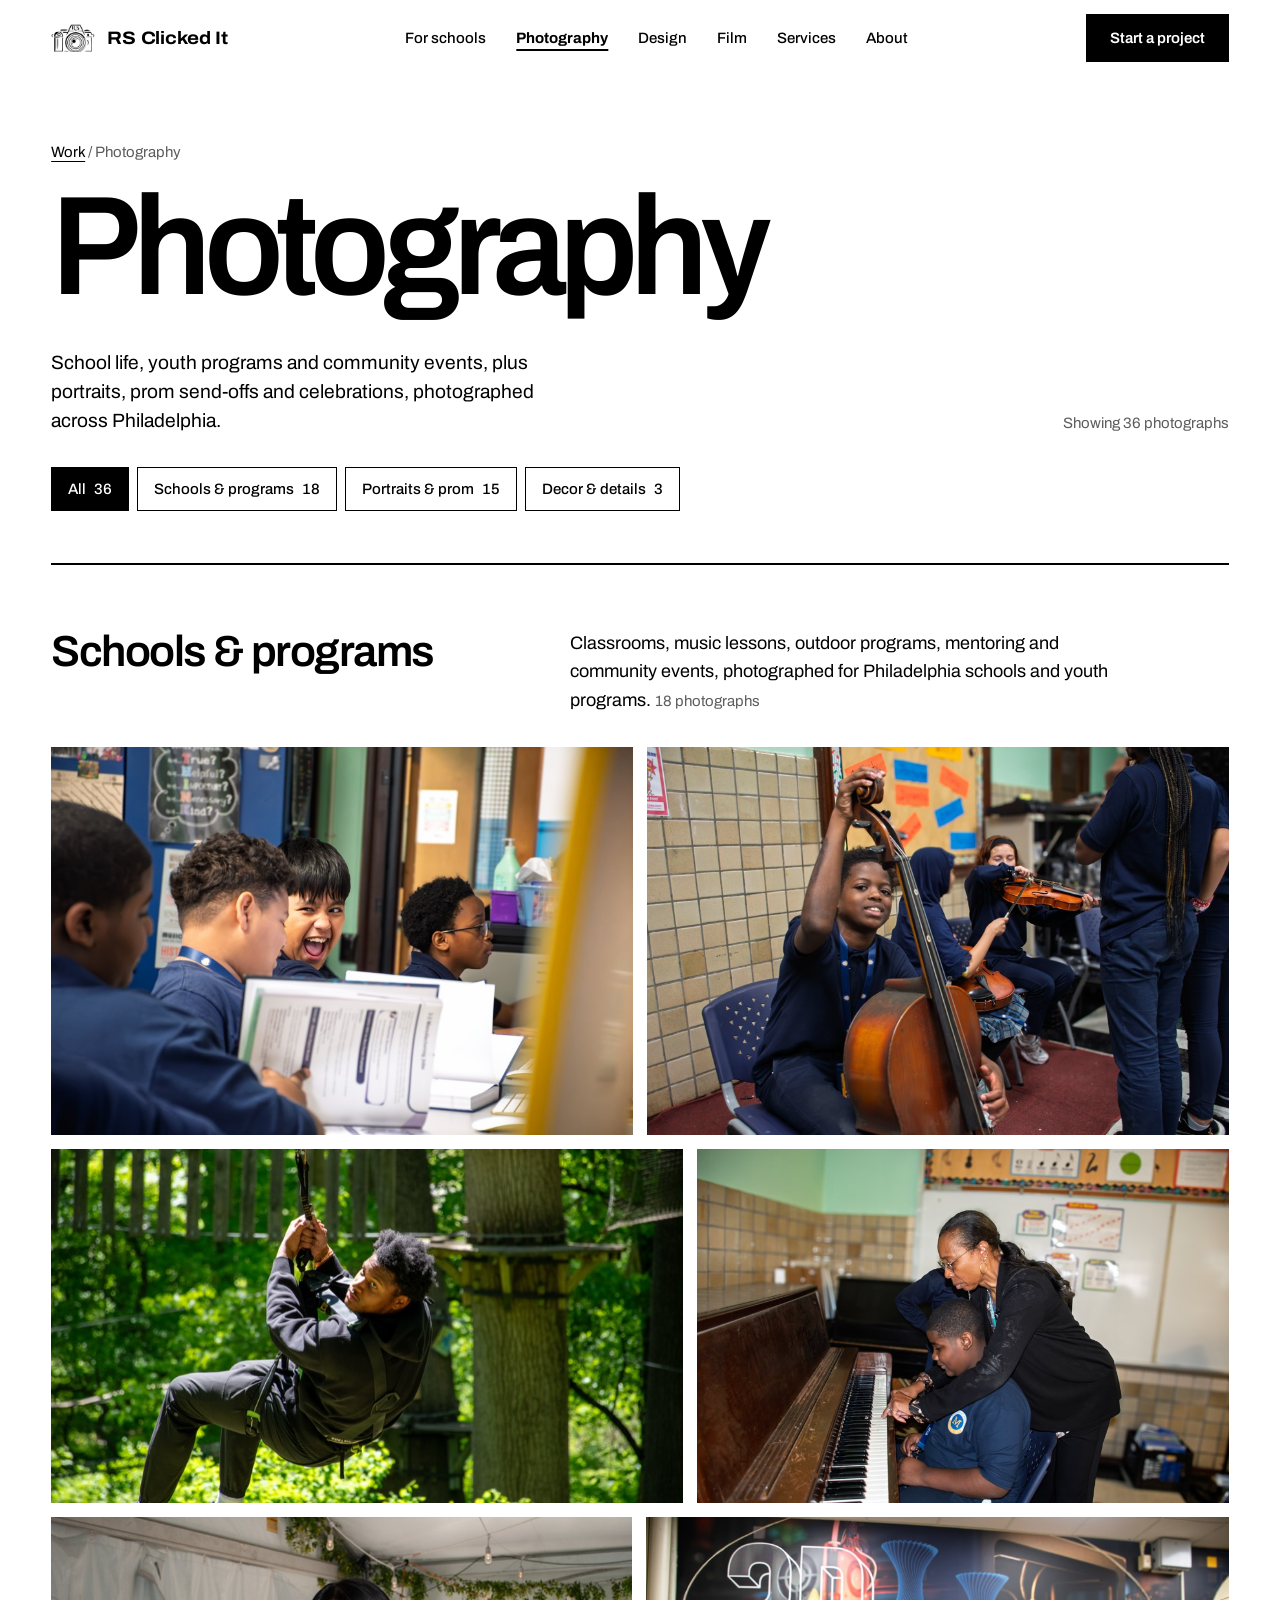
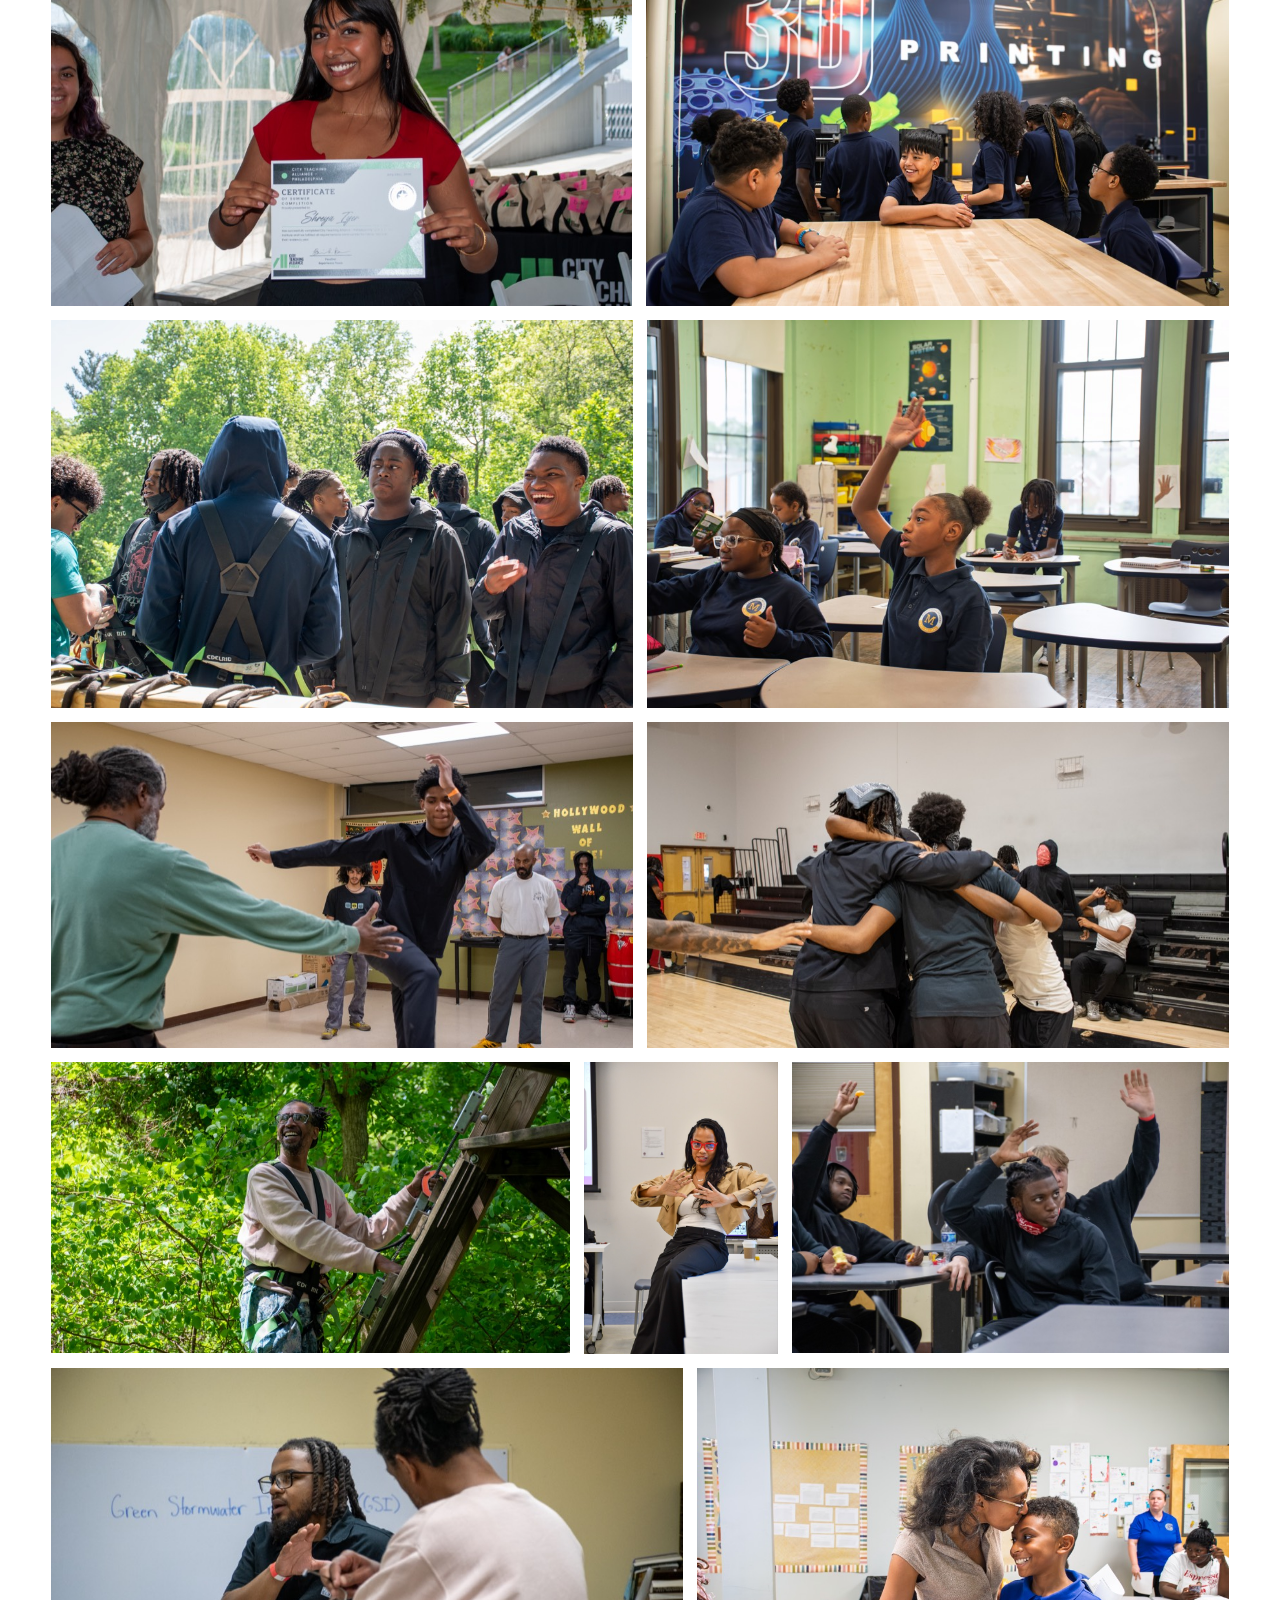
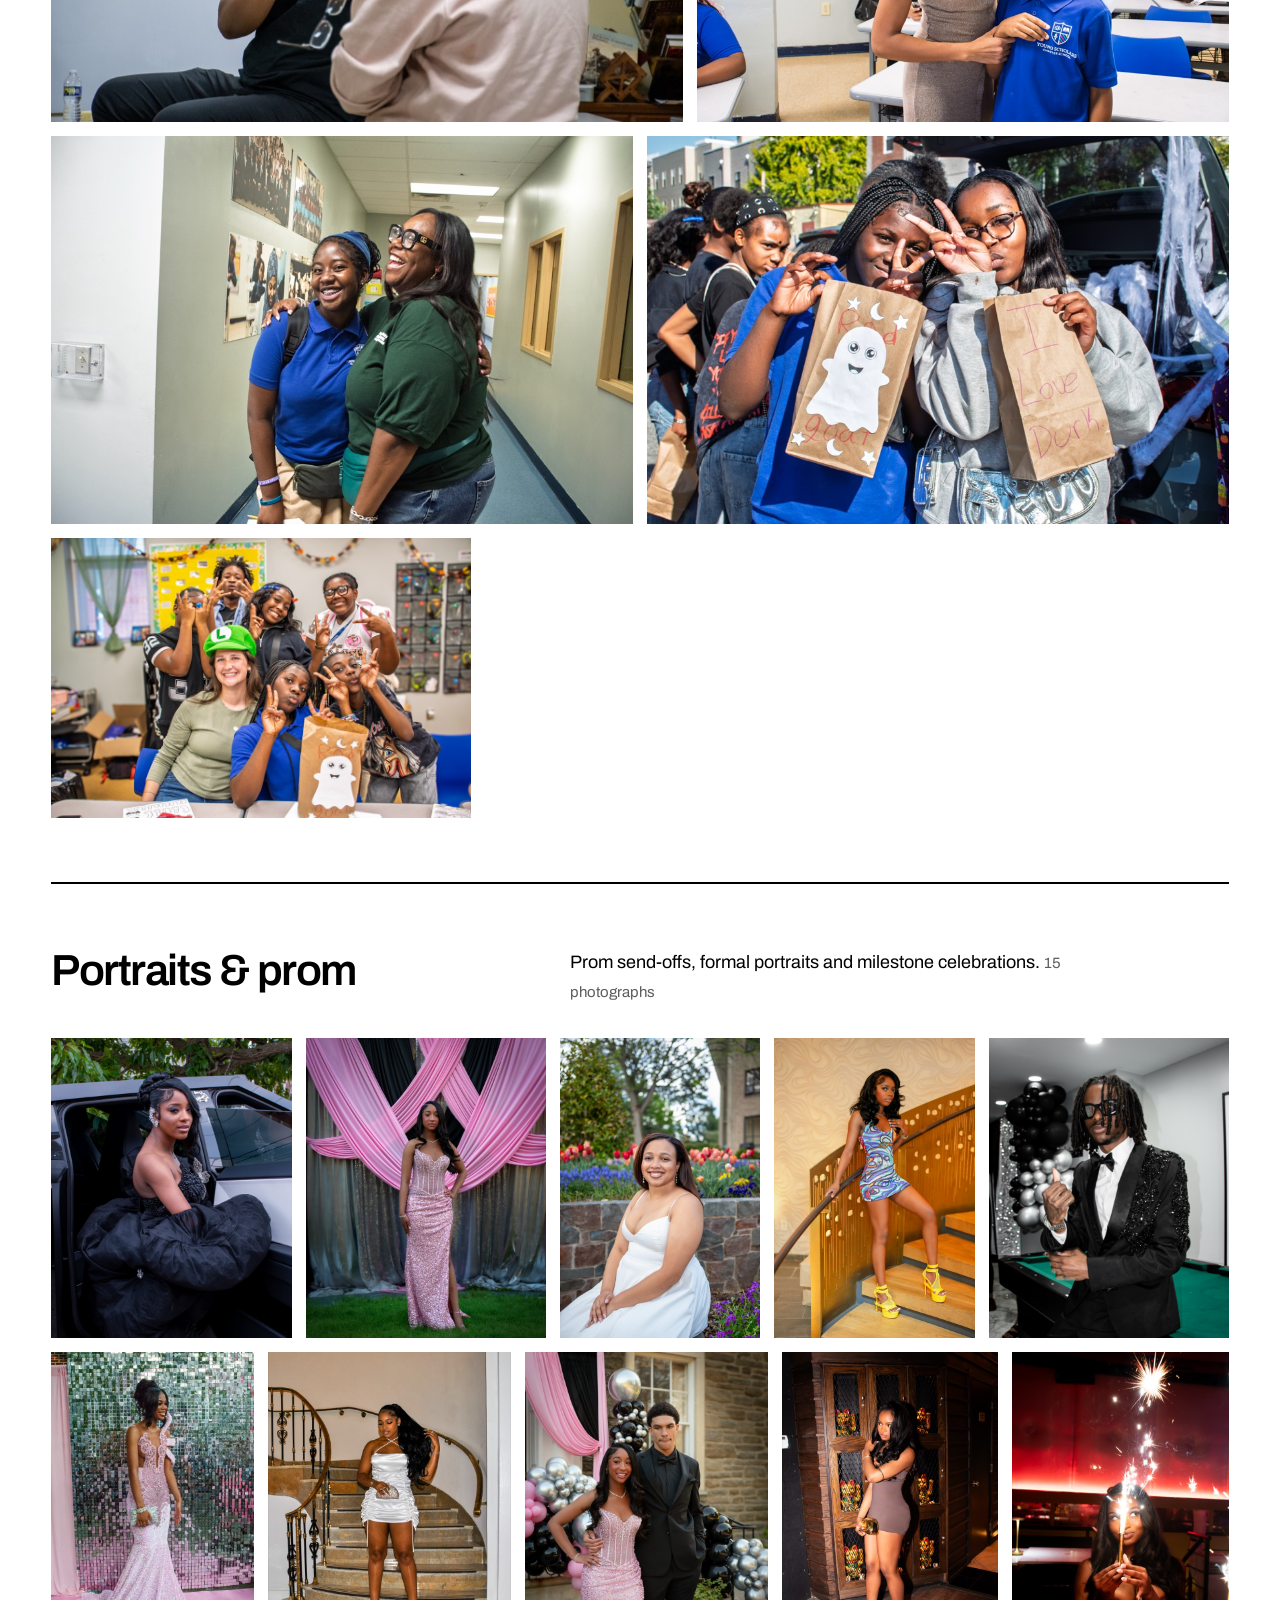
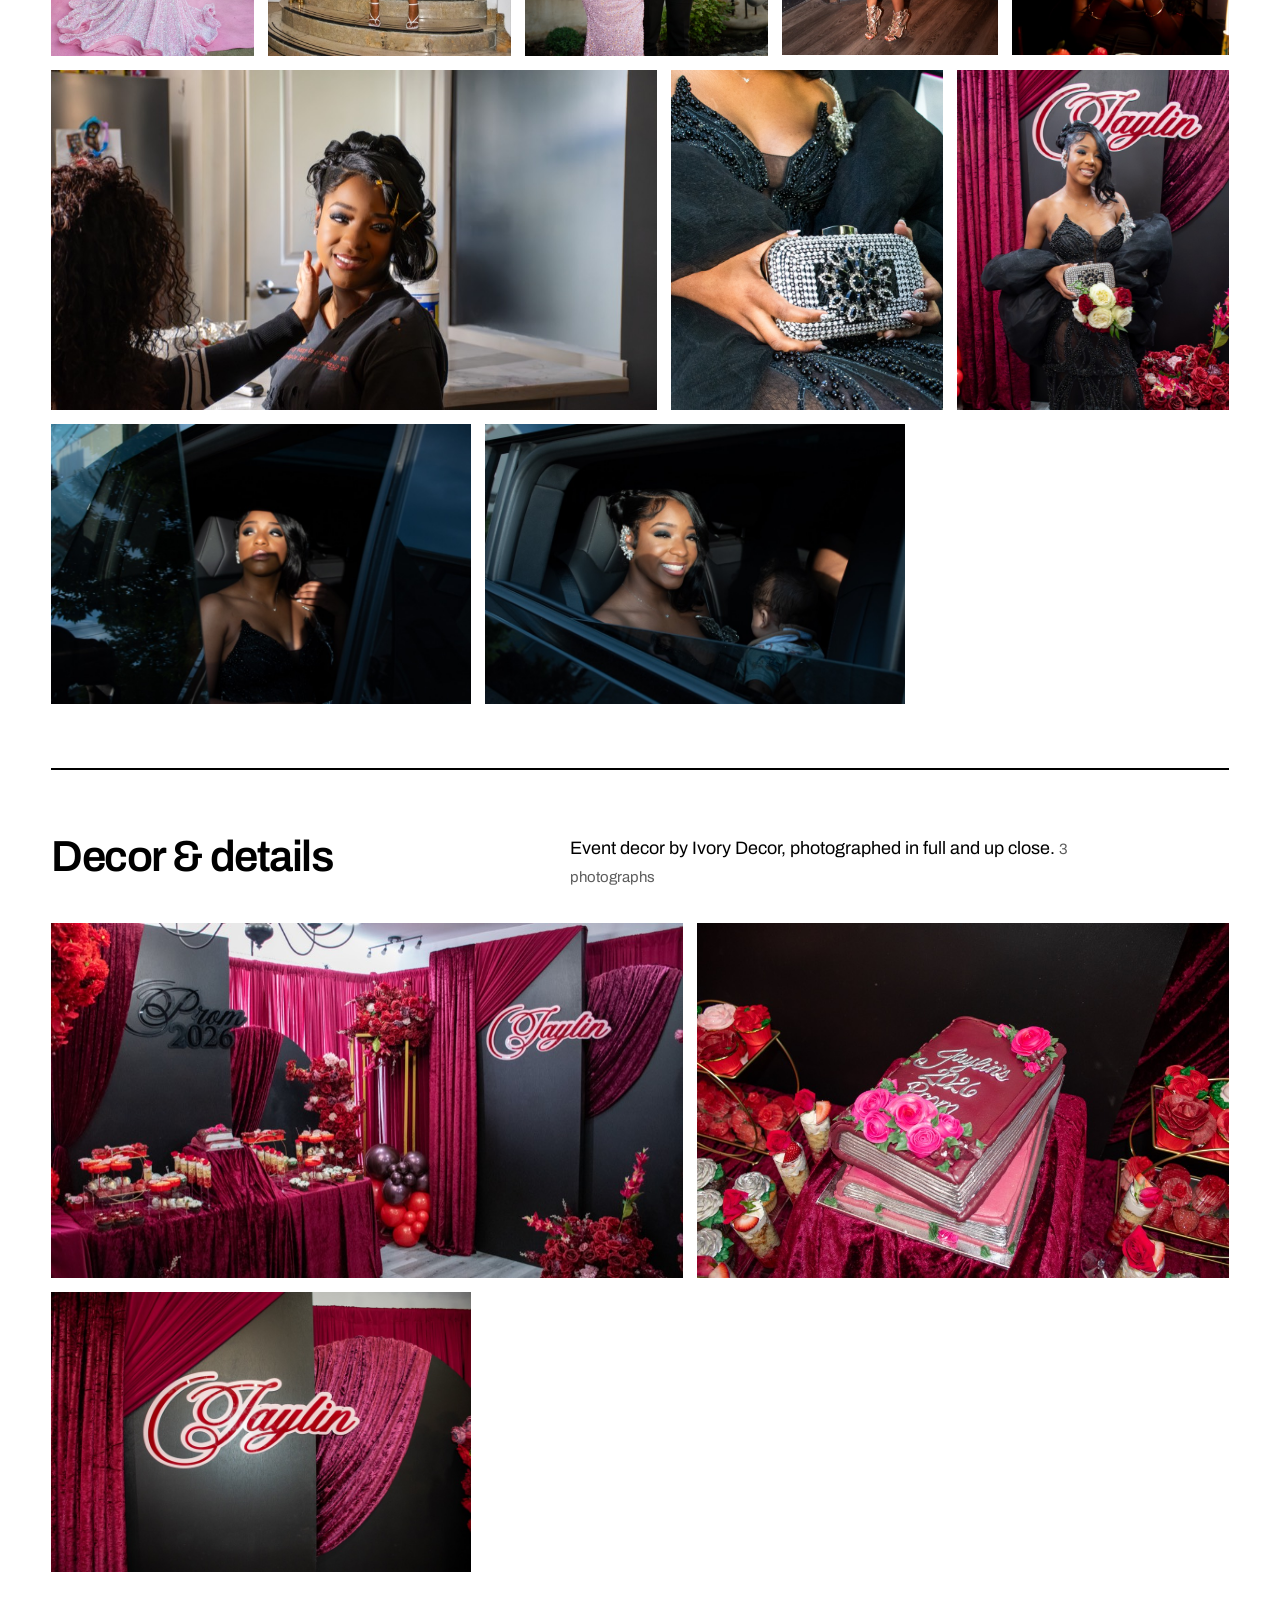
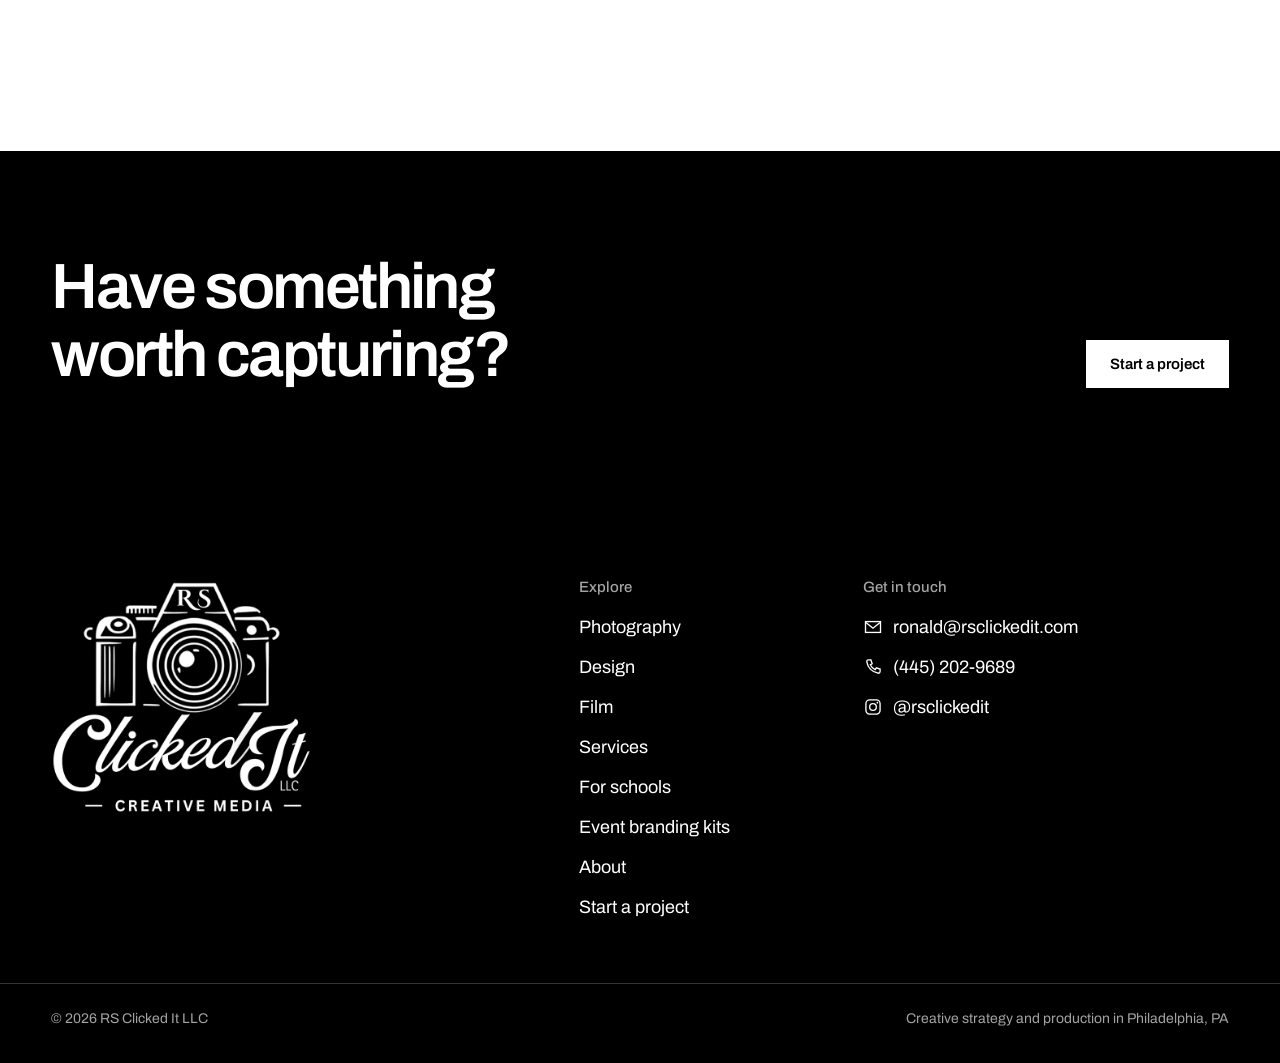
<file: photography.html>
<!doctype html>
<html lang="en">
<head>
  <meta charset="utf-8">
  <meta name="viewport" content="width=device-width, initial-scale=1">
  <title>Photography | RS Clicked It</title>
  <meta name="description" content="School, youth program and event photography, plus portraits, prom and celebrations, by RS Clicked It in Philadelphia.">
  <meta property="og:title" content="Photography | RS Clicked It">
  <meta property="og:description" content="School, youth program and event photography, plus portraits, prom and celebrations, by RS Clicked It in Philadelphia.">
  <meta property="og:type" content="website">
  <meta property="og:url" content="https://www.rsclickedit.com/photography.html">
  <meta property="og:image" content="https://www.rsclickedit.com/assets/img/photo/16-classroom-laughter.jpg">
  <link rel="canonical" href="https://www.rsclickedit.com/photography.html">
  <meta name="theme-color" content="#000000">
  <link rel="icon" type="image/png" href="assets/img/brand/favicon.png">
  <link rel="apple-touch-icon" href="assets/img/brand/apple-touch-icon.png">
  <link rel="preconnect" href="https://fonts.googleapis.com">
  <link rel="preconnect" href="https://fonts.gstatic.com" crossorigin>
  <link rel="stylesheet" href="https://fonts.googleapis.com/css2?family=Archivo:wdth,wght@62..125,100..900&amp;display=swap">
  <link rel="stylesheet" href="assets/css/site.css?v=dea57a74">
  <script>if(document.visibilityState==="visible"&&window.matchMedia("(prefers-reduced-motion: no-preference)").matches)document.documentElement.classList.add("motion");</script>
</head>
<body data-page="photography">
<a class="skip-link" href="#main">Skip to content</a>

<header class="site-header">
  <nav class="nav wrap" aria-label="Main">
    <a class="brand" href="index.html"><img src="assets/img/brand/camera-mark.png" width="240" height="152" alt="">RS Clicked It</a>
    <ul class="nav-links"><li><a href="schools.html">For schools</a></li><li><a href="photography.html" aria-current="page">Photography</a></li><li><a href="design.html">Design</a></li><li><a href="film.html">Film</a></li><li><a href="index.html#services">Services</a></li><li><a href="index.html#about">About</a></li></ul>
    <a class="btn nav-cta" href="index.html#contact">Start a project</a>
    <button class="icon-btn menu-toggle" type="button" data-dialog-open="menu-panel" aria-label="Open menu"><svg class="icon" viewBox="0 0 24 24" fill="none" stroke="currentColor" stroke-width="1.8" aria-hidden="true"><path d="M3 8h18M3 16h18"/></svg></button>
  </nav>
</header>

<dialog class="menu-panel" id="menu-panel" aria-label="Menu">
  <div class="menu-panel-inner">
    <div class="menu-panel-top">
      <a class="brand" href="index.html"><img src="assets/img/brand/camera-mark.png" width="240" height="152" alt="">RS Clicked It</a>
      <button class="icon-btn" type="button" data-dialog-close aria-label="Close menu"><svg class="icon" viewBox="0 0 24 24" fill="none" stroke="currentColor" stroke-width="1.8" aria-hidden="true"><path d="M6 6l12 12M18 6 6 18"/></svg></button>
    </div>
    <ul><li><a href="schools.html">For schools</a></li><li><a href="photography.html">Photography</a></li><li><a href="design.html">Design</a></li><li><a href="film.html">Film</a></li><li><a href="index.html#services">Services</a></li><li><a href="index.html#about">About</a></li></ul>
    <a class="btn" href="index.html#contact">Start a project</a>
  </div>
</dialog>

<main id="main">
  <section class="page-head wrap" aria-labelledby="page-title">
    <p class="crumbs"><a href="index.html#work">Work</a> / Photography</p>
    <h1 class="page-title" id="page-title">Photography</h1>
    <div class="page-intro">
      <p class="lead">School life, youth programs and community events, plus portraits, prom send-offs and celebrations, photographed across Philadelphia.</p>
      <p class="meta" id="filter-status" aria-live="polite">Showing 36 photographs</p>
    </div>
    <div class="filters" role="group" aria-label="Filter photographs" data-filters><button class="filter" type="button" data-filter="all" aria-pressed="true">All <span class="filter-count">36</span></button><button class="filter" type="button" data-filter="schools" aria-pressed="false">Schools & programs <span class="filter-count">18</span></button><button class="filter" type="button" data-filter="portraits" aria-pressed="false">Portraits & prom <span class="filter-count">15</span></button><button class="filter" type="button" data-filter="decor" aria-pressed="false">Decor & details <span class="filter-count">3</span></button></div>
  </section>
  <div class="wrap gallery">
    <section class="case photo-group" data-group="schools" aria-labelledby="group-schools">
      <div class="case-head">
        <h2 class="case-title" id="group-schools">Schools &amp; programs</h2>
        <p>Classrooms, music lessons, outdoor programs, mentoring and community events, photographed for Philadelphia schools and youth programs. <span class="meta">18 photographs</span></p>
      </div>
      <ul class="justified"><li data-cat="schools" style="--r:1.500"><button class="tile" type="button" data-full="assets/img/photo/16-classroom-laughter.jpg" data-caption="Middle Years Academy" aria-label="View larger: Students laughing together in a classroom"><img src="assets/img/photo/thumb/16-classroom-laughter.jpg" width="900" height="600" alt="Students laughing together in a classroom" loading="lazy" decoding="async"></button></li><li data-cat="schools" style="--r:1.500"><button class="tile" type="button" data-full="assets/img/photo/18-student-musicians.jpg" data-caption="Middle Years Academy" aria-label="View larger: Student musicians playing during a school music class"><img src="assets/img/photo/thumb/18-student-musicians.jpg" width="900" height="600" alt="Student musicians playing during a school music class" loading="lazy" decoding="async"></button></li><li data-cat="schools" style="--r:1.782"><button class="tile" type="button" data-full="assets/img/photo/24-treetop-action.jpg" data-caption="Outdoor program" aria-label="View larger: Student climbing through a treetop ropes course"><img src="assets/img/photo/thumb/24-treetop-action.jpg" width="900" height="505" alt="Student climbing through a treetop ropes course" loading="lazy" decoding="async"></button></li><li data-cat="schools" style="--r:1.500"><button class="tile" type="button" data-full="assets/img/photo/19-piano-lesson.jpg" data-caption="Middle Years Academy" aria-label="View larger: Teacher guiding a student at the piano"><img src="assets/img/photo/thumb/19-piano-lesson.jpg" width="900" height="600" alt="Teacher guiding a student at the piano" loading="lazy" decoding="async"></button></li><li data-cat="schools" style="--r:1.495"><button class="tile" type="button" data-full="assets/img/photo/21-achievement-celebration.jpg" data-caption="Achievement celebration" aria-label="View larger: Student holding up a certificate at an achievement celebration"><img src="assets/img/photo/thumb/21-achievement-celebration.jpg" width="900" height="602" alt="Student holding up a certificate at an achievement celebration" loading="lazy" decoding="async"></button></li><li data-cat="schools" style="--r:1.500"><button class="tile" type="button" data-full="assets/img/photo/17-innovation-classroom.jpg" data-caption="Middle Years Academy" aria-label="View larger: Students working together in an innovation classroom"><img src="assets/img/photo/thumb/17-innovation-classroom.jpg" width="900" height="600" alt="Students working together in an innovation classroom" loading="lazy" decoding="async"></button></li><li data-cat="schools" style="--r:1.500"><button class="tile" type="button" data-full="assets/img/photo/23-treetop-laughter.jpg" data-caption="Outdoor program" aria-label="View larger: Students laughing on an outdoor treetop course"><img src="assets/img/photo/thumb/23-treetop-laughter.jpg" width="900" height="600" alt="Students laughing on an outdoor treetop course" loading="lazy" decoding="async"></button></li><li data-cat="schools" style="--r:1.500"><button class="tile" type="button" data-full="assets/img/photo/20-classroom-participation.jpg" data-caption="Middle Years Academy" aria-label="View larger: Students raising their hands during a lesson"><img src="assets/img/photo/thumb/20-classroom-participation.jpg" width="900" height="600" alt="Students raising their hands during a lesson" loading="lazy" decoding="async"></button></li><li data-cat="schools" style="--r:1.782"><button class="tile" type="button" data-full="assets/img/photo/27-rites-of-passage-movement.jpg" data-caption="Rites of passage program" aria-label="View larger: Young people moving together during a rites of passage program"><img src="assets/img/photo/thumb/27-rites-of-passage-movement.jpg" width="900" height="505" alt="Young people moving together during a rites of passage program" loading="lazy" decoding="async"></button></li><li data-cat="schools" style="--r:1.782"><button class="tile" type="button" data-full="assets/img/photo/28-rites-of-passage-teamwork.jpg" data-caption="Rites of passage program" aria-label="View larger: Rites of passage participants working as a team"><img src="assets/img/photo/thumb/28-rites-of-passage-teamwork.jpg" width="900" height="505" alt="Rites of passage participants working as a team" loading="lazy" decoding="async"></button></li><li data-cat="schools" style="--r:1.782"><button class="tile" type="button" data-full="assets/img/photo/25-treetop-smile.jpg" data-caption="Outdoor program" aria-label="View larger: Smiling student on an outdoor treetop course"><img src="assets/img/photo/thumb/25-treetop-smile.jpg" width="900" height="505" alt="Smiling student on an outdoor treetop course" loading="lazy" decoding="async"></button></li><li data-cat="schools" style="--r:0.667"><button class="tile" type="button" data-full="assets/img/photo/22-workshop-portrait.jpg" data-caption="Workshop" aria-label="View larger: Student portrait during a hands-on workshop"><img src="assets/img/photo/thumb/22-workshop-portrait.jpg" width="600" height="900" alt="Student portrait during a hands-on workshop" loading="lazy" decoding="async"></button></li><li data-cat="schools" style="--r:1.500"><button class="tile" type="button" data-full="assets/img/photo/26-student-participation.jpg" data-caption="School program" aria-label="View larger: Students taking part in a group activity"><img src="assets/img/photo/thumb/26-student-participation.jpg" width="900" height="600" alt="Students taking part in a group activity" loading="lazy" decoding="async"></button></li><li data-cat="schools" style="--r:1.782"><button class="tile" type="button" data-full="assets/img/photo/29-mentoring-conversation.jpg" data-caption="Mentoring program" aria-label="View larger: A mentor and a student in conversation"><img src="assets/img/photo/thumb/29-mentoring-conversation.jpg" width="900" height="505" alt="A mentor and a student in conversation" loading="lazy" decoding="async"></button></li><li data-cat="schools" style="--r:1.500"><button class="tile" type="button" data-full="assets/img/photo/33-school-family-moment.jpg" data-caption="School community" aria-label="View larger: A family sharing a moment at a school event"><img src="assets/img/photo/thumb/33-school-family-moment.jpg" width="900" height="600" alt="A family sharing a moment at a school event" loading="lazy" decoding="async"></button></li><li data-cat="schools" style="--r:1.500"><button class="tile" type="button" data-full="assets/img/photo/34-school-community-portrait.jpg" data-caption="School community" aria-label="View larger: Group portrait of a school community"><img src="assets/img/photo/thumb/34-school-community-portrait.jpg" width="900" height="600" alt="Group portrait of a school community" loading="lazy" decoding="async"></button></li><li data-cat="schools" style="--r:1.500"><button class="tile" type="button" data-full="assets/img/photo/35-trunk-or-treat-friends.jpg" data-caption="Trunk or Treat" aria-label="View larger: Friends in costumes at a trunk or treat event"><img src="assets/img/photo/thumb/35-trunk-or-treat-friends.jpg" width="900" height="600" alt="Friends in costumes at a trunk or treat event" loading="lazy" decoding="async"></button></li><li data-cat="schools" style="--r:1.500"><button class="tile" type="button" data-full="assets/img/photo/36-trunk-or-treat-classroom.jpg" data-caption="Trunk or Treat" aria-label="View larger: Students celebrating trunk or treat in a classroom"><img src="assets/img/photo/thumb/36-trunk-or-treat-classroom.jpg" width="900" height="600" alt="Students celebrating trunk or treat in a classroom" loading="lazy" decoding="async"></button></li></ul>
    </section>
    <section class="case photo-group" data-group="portraits" aria-labelledby="group-portraits">
      <div class="case-head">
        <h2 class="case-title" id="group-portraits">Portraits &amp; prom</h2>
        <p>Prom send-offs, formal portraits and milestone celebrations. <span class="meta">15 photographs</span></p>
      </div>
      <ul class="justified"><li data-cat="portraits" style="--r:0.800"><button class="tile" type="button" data-full="assets/img/photo/01-jaylin-prom-portrait.jpg" data-caption="Jaylin&#x27;s prom send-off" aria-label="View larger: Jaylin in a black prom gown with a feathered wrap, posed at the open door of a car"><img src="assets/img/photo/thumb/01-jaylin-prom-portrait.jpg" width="720" height="900" alt="Jaylin in a black prom gown with a feathered wrap, posed at the open door of a car" loading="lazy" decoding="async"></button></li><li data-cat="portraits" style="--r:0.800"><button class="tile" type="button" data-full="assets/img/photo/02-pink-prom-portrait.jpg" data-caption="Prom portrait" aria-label="View larger: Prom guest in a pink sequined gown framed by pink and white drapery"><img src="assets/img/photo/thumb/02-pink-prom-portrait.jpg" width="720" height="900" alt="Prom guest in a pink sequined gown framed by pink and white drapery" loading="lazy" decoding="async"></button></li><li data-cat="portraits" style="--r:0.667"><button class="tile" type="button" data-full="assets/img/photo/03-garden-portrait.jpg" data-caption="Garden portrait" aria-label="View larger: Woman in a white dress smiling on a stone wall in front of a flower garden"><img src="assets/img/photo/thumb/03-garden-portrait.jpg" width="600" height="900" alt="Woman in a white dress smiling on a stone wall in front of a flower garden" loading="lazy" decoding="async"></button></li><li data-cat="portraits" style="--r:0.667"><button class="tile" type="button" data-full="assets/img/photo/04-staircase-fashion-portrait.jpg" data-caption="Fashion portrait" aria-label="View larger: Woman in a patterned mini dress and yellow heels on a lit wooden staircase"><img src="assets/img/photo/thumb/04-staircase-fashion-portrait.jpg" width="600" height="900" alt="Woman in a patterned mini dress and yellow heels on a lit wooden staircase" loading="lazy" decoding="async"></button></li><li data-cat="portraits" style="--r:0.800"><button class="tile" type="button" data-full="assets/img/photo/05-saleem-formal-portrait.jpg" data-caption="Saleem&#x27;s prom send-off" aria-label="View larger: Saleem in a black suit and bow tie at his prom send-off"><img src="assets/img/photo/thumb/05-saleem-formal-portrait.jpg" width="720" height="900" alt="Saleem in a black suit and bow tie at his prom send-off" loading="lazy" decoding="async"></button></li><li data-cat="portraits" style="--r:0.669"><button class="tile" type="button" data-full="assets/img/photo/06-pink-gown-portrait.jpg" data-caption="Prom portrait" aria-label="View larger: Prom guest in a pink gown with a long train in front of a textured backdrop"><img src="assets/img/photo/thumb/06-pink-gown-portrait.jpg" width="602" height="900" alt="Prom guest in a pink gown with a long train in front of a textured backdrop" loading="lazy" decoding="async"></button></li><li data-cat="portraits" style="--r:0.800"><button class="tile" type="button" data-full="assets/img/photo/07-silver-dress-staircase.jpg" data-caption="Formal portrait" aria-label="View larger: Woman in a silver dress posing on a curved staircase"><img src="assets/img/photo/thumb/07-silver-dress-staircase.jpg" width="720" height="900" alt="Woman in a silver dress posing on a curved staircase" loading="lazy" decoding="async"></button></li><li data-cat="portraits" style="--r:0.800"><button class="tile" type="button" data-full="assets/img/photo/08-prom-couple.jpg" data-caption="Prom couple" aria-label="View larger: Prom couple in coordinated outfits smiling together"><img src="assets/img/photo/thumb/08-prom-couple.jpg" width="720" height="900" alt="Prom couple in coordinated outfits smiling together" loading="lazy" decoding="async"></button></li><li data-cat="portraits" style="--r:0.714"><button class="tile" type="button" data-full="assets/img/photo/09-evening-portrait.jpg" data-caption="Evening portrait" aria-label="View larger: Evening portrait of a woman in a warmly lit room framed by archways"><img src="assets/img/photo/thumb/09-evening-portrait.jpg" width="643" height="900" alt="Evening portrait of a woman in a warmly lit room framed by archways" loading="lazy" decoding="async"></button></li><li data-cat="portraits" style="--r:0.714"><button class="tile" type="button" data-full="assets/img/photo/10-birthday-sparkler.jpg" data-caption="Birthday celebration" aria-label="View larger: Birthday celebration lit by a sparkler in a dark room"><img src="assets/img/photo/thumb/10-birthday-sparkler.jpg" width="643" height="900" alt="Birthday celebration lit by a sparkler in a dark room" loading="lazy" decoding="async"></button></li><li data-cat="portraits" style="--r:1.782"><button class="tile" type="button" data-full="assets/img/photo/11-prom-getting-ready.jpg" data-caption="Getting ready for prom" aria-label="View larger: Prom guest getting ready at home before her send-off"><img src="assets/img/photo/thumb/11-prom-getting-ready.jpg" width="900" height="505" alt="Prom guest getting ready at home before her send-off" loading="lazy" decoding="async"></button></li><li data-cat="portraits" style="--r:0.800"><button class="tile" type="button" data-full="assets/img/photo/12-prom-accessory-detail.jpg" data-caption="Prom details" aria-label="View larger: Close-up of a jeweled prom clutch and accessories"><img src="assets/img/photo/thumb/12-prom-accessory-detail.jpg" width="720" height="900" alt="Close-up of a jeweled prom clutch and accessories" loading="lazy" decoding="async"></button></li><li data-cat="portraits" style="--r:0.800"><button class="tile" type="button" data-full="assets/img/photo/13-jaylin-floral-backdrop.jpg" data-caption="Jaylin&#x27;s prom send-off" aria-label="View larger: Jaylin in front of a red floral backdrop at her send-off"><img src="assets/img/photo/thumb/13-jaylin-floral-backdrop.jpg" width="720" height="900" alt="Jaylin in front of a red floral backdrop at her send-off" loading="lazy" decoding="async"></button></li><li data-cat="portraits" style="--r:1.500"><button class="tile" type="button" data-full="assets/img/photo/14-car-window-reflection.jpg" data-caption="Prom send-off" aria-label="View larger: A prom guest reflected in a car window"><img src="assets/img/photo/thumb/14-car-window-reflection.jpg" width="900" height="600" alt="A prom guest reflected in a car window" loading="lazy" decoding="async"></button></li><li data-cat="portraits" style="--r:1.500"><button class="tile" type="button" data-full="assets/img/photo/15-departure-smile.jpg" data-caption="Prom send-off" aria-label="View larger: Prom guest smiling from inside a car as she leaves for prom"><img src="assets/img/photo/thumb/15-departure-smile.jpg" width="900" height="600" alt="Prom guest smiling from inside a car as she leaves for prom" loading="lazy" decoding="async"></button></li></ul>
    </section>
    <section class="case photo-group" data-group="decor" aria-labelledby="group-decor">
      <div class="case-head">
        <h2 class="case-title" id="group-decor">Decor &amp; details</h2>
        <p>Event decor by Ivory Decor, photographed in full and up close. <span class="meta">3 photographs</span></p>
      </div>
      <ul class="justified"><li data-cat="decor" style="--r:1.782"><button class="tile" type="button" data-full="assets/img/photo/30-ivory-decor-wide.jpg" data-caption="Ivory Decor" aria-label="View larger: Wide view of a decorated event space with a draped backdrop and balloons"><img src="assets/img/photo/thumb/30-ivory-decor-wide.jpg" width="900" height="505" alt="Wide view of a decorated event space with a draped backdrop and balloons" loading="lazy" decoding="async"></button></li><li data-cat="decor" style="--r:1.500"><button class="tile" type="button" data-full="assets/img/photo/31-ivory-decor-cake.jpg" data-caption="Ivory Decor" aria-label="View larger: Decorated celebration cake and dessert table"><img src="assets/img/photo/thumb/31-ivory-decor-cake.jpg" width="900" height="600" alt="Decorated celebration cake and dessert table" loading="lazy" decoding="async"></button></li><li data-cat="decor" style="--r:1.500"><button class="tile" type="button" data-full="assets/img/photo/32-ivory-decor-signage.jpg" data-caption="Ivory Decor" aria-label="View larger: Custom event signage with a name in script lettering"><img src="assets/img/photo/thumb/32-ivory-decor-signage.jpg" width="900" height="600" alt="Custom event signage with a name in script lettering" loading="lazy" decoding="async"></button></li></ul>
    </section>
  </div>
  
<section class="closer on-dark" aria-labelledby="closer-title">
  <div class="wrap closer-inner">
    <h2 class="h2" id="closer-title">Have something worth capturing?</h2>
    <a class="btn" href="index.html#contact">Start a project</a>
  </div>
</section>

</main>

<dialog class="lightbox" id="lightbox" aria-label="Image viewer">
  <div class="lightbox-inner">
    <div class="lightbox-top">
      <p class="lightbox-count" aria-live="polite"></p>
      <button class="icon-btn" type="button" data-dialog-close aria-label="Close image viewer"><svg class="icon" viewBox="0 0 24 24" fill="none" stroke="currentColor" stroke-width="1.8" aria-hidden="true"><path d="M6 6l12 12M18 6 6 18"/></svg></button>
    </div>
    <div class="lightbox-stage">
      <button class="icon-btn" type="button" data-lightbox-prev aria-label="Previous image"><svg class="icon" viewBox="0 0 24 24" fill="none" stroke="currentColor" stroke-width="1.8" aria-hidden="true"><path d="M15 5l-7 7 7 7"/></svg></button>
      <figure class="lightbox-figure"><img alt=""></figure>
      <button class="icon-btn" type="button" data-lightbox-next aria-label="Next image"><svg class="icon" viewBox="0 0 24 24" fill="none" stroke="currentColor" stroke-width="1.8" aria-hidden="true"><path d="M9 5l7 7-7 7"/></svg></button>
    </div>
    <div>
      <p class="lightbox-caption"></p>
      <div class="lightbox-bottom-nav">
        <button class="icon-btn" type="button" data-lightbox-prev aria-label="Previous image"><svg class="icon" viewBox="0 0 24 24" fill="none" stroke="currentColor" stroke-width="1.8" aria-hidden="true"><path d="M15 5l-7 7 7 7"/></svg></button>
        <button class="icon-btn" type="button" data-lightbox-next aria-label="Next image"><svg class="icon" viewBox="0 0 24 24" fill="none" stroke="currentColor" stroke-width="1.8" aria-hidden="true"><path d="M9 5l7 7-7 7"/></svg></button>
      </div>
    </div>
  </div>
</dialog>

<footer class="site-footer on-dark">
  <div class="wrap footer-grid">
    <div class="footer-brand">
      <img class="footer-logo" src="assets/img/brand/logo-white.png" width="640" height="577" alt="RS Clicked It LLC, Creative Media" loading="lazy">
    </div>
    <div class="footer-col">
      <h2>Explore</h2>
      <ul>
        <li><a href="photography.html">Photography</a></li>
        <li><a href="design.html">Design</a></li>
        <li><a href="film.html">Film</a></li>
        <li><a href="index.html#services">Services</a></li>
        <li><a href="schools.html">For schools</a></li>
        <li><a href="index.html#event-kits">Event branding kits</a></li>
        <li><a href="index.html#about">About</a></li>
        <li><a href="index.html#contact">Start a project</a></li>
      </ul>
    </div>
    <div class="footer-col">
      <h2>Get in touch</h2>
      <ul>
        <li><a href="mailto:ronald@rsclickedit.com"><svg class="icon" viewBox="0 0 24 24" fill="none" stroke="currentColor" stroke-width="1.6" aria-hidden="true"><rect x="3" y="5.5" width="18" height="13"/><path d="m3.5 6.5 8.5 7 8.5-7"/></svg>ronald@rsclickedit.com</a></li>
        <li><a href="tel:+14452029689"><svg class="icon" viewBox="0 0 24 24" fill="none" stroke="currentColor" stroke-width="1.6" aria-hidden="true"><path d="M6.5 3.5h3l1.5 4.5-2.2 1.4a11 11 0 0 0 5.8 5.8l1.4-2.2 4.5 1.5v3a2 2 0 0 1-2 2A16.5 16.5 0 0 1 4.5 5.5a2 2 0 0 1 2-2z"/></svg>(445) 202-9689</a></li>
        <li><a href="https://instagram.com/rsclickedit" rel="noopener"><svg class="icon" viewBox="0 0 24 24" fill="none" stroke="currentColor" stroke-width="1.6" aria-hidden="true"><rect x="3.5" y="3.5" width="17" height="17" rx="4.5"/><circle cx="12" cy="12" r="4"/><circle cx="17.2" cy="6.8" r="1" fill="currentColor" stroke="none"/></svg>@rsclickedit</a></li>
      </ul>
    </div>
  </div>
  <div class="wrap footer-base">
    <p>&copy; 2026 RS Clicked It LLC</p>
    <p>Creative strategy and production in Philadelphia, PA</p>
  </div>
</footer>

<script src="assets/js/site.js?v=3b99315f" defer></script>
</body>
</html>
</file>
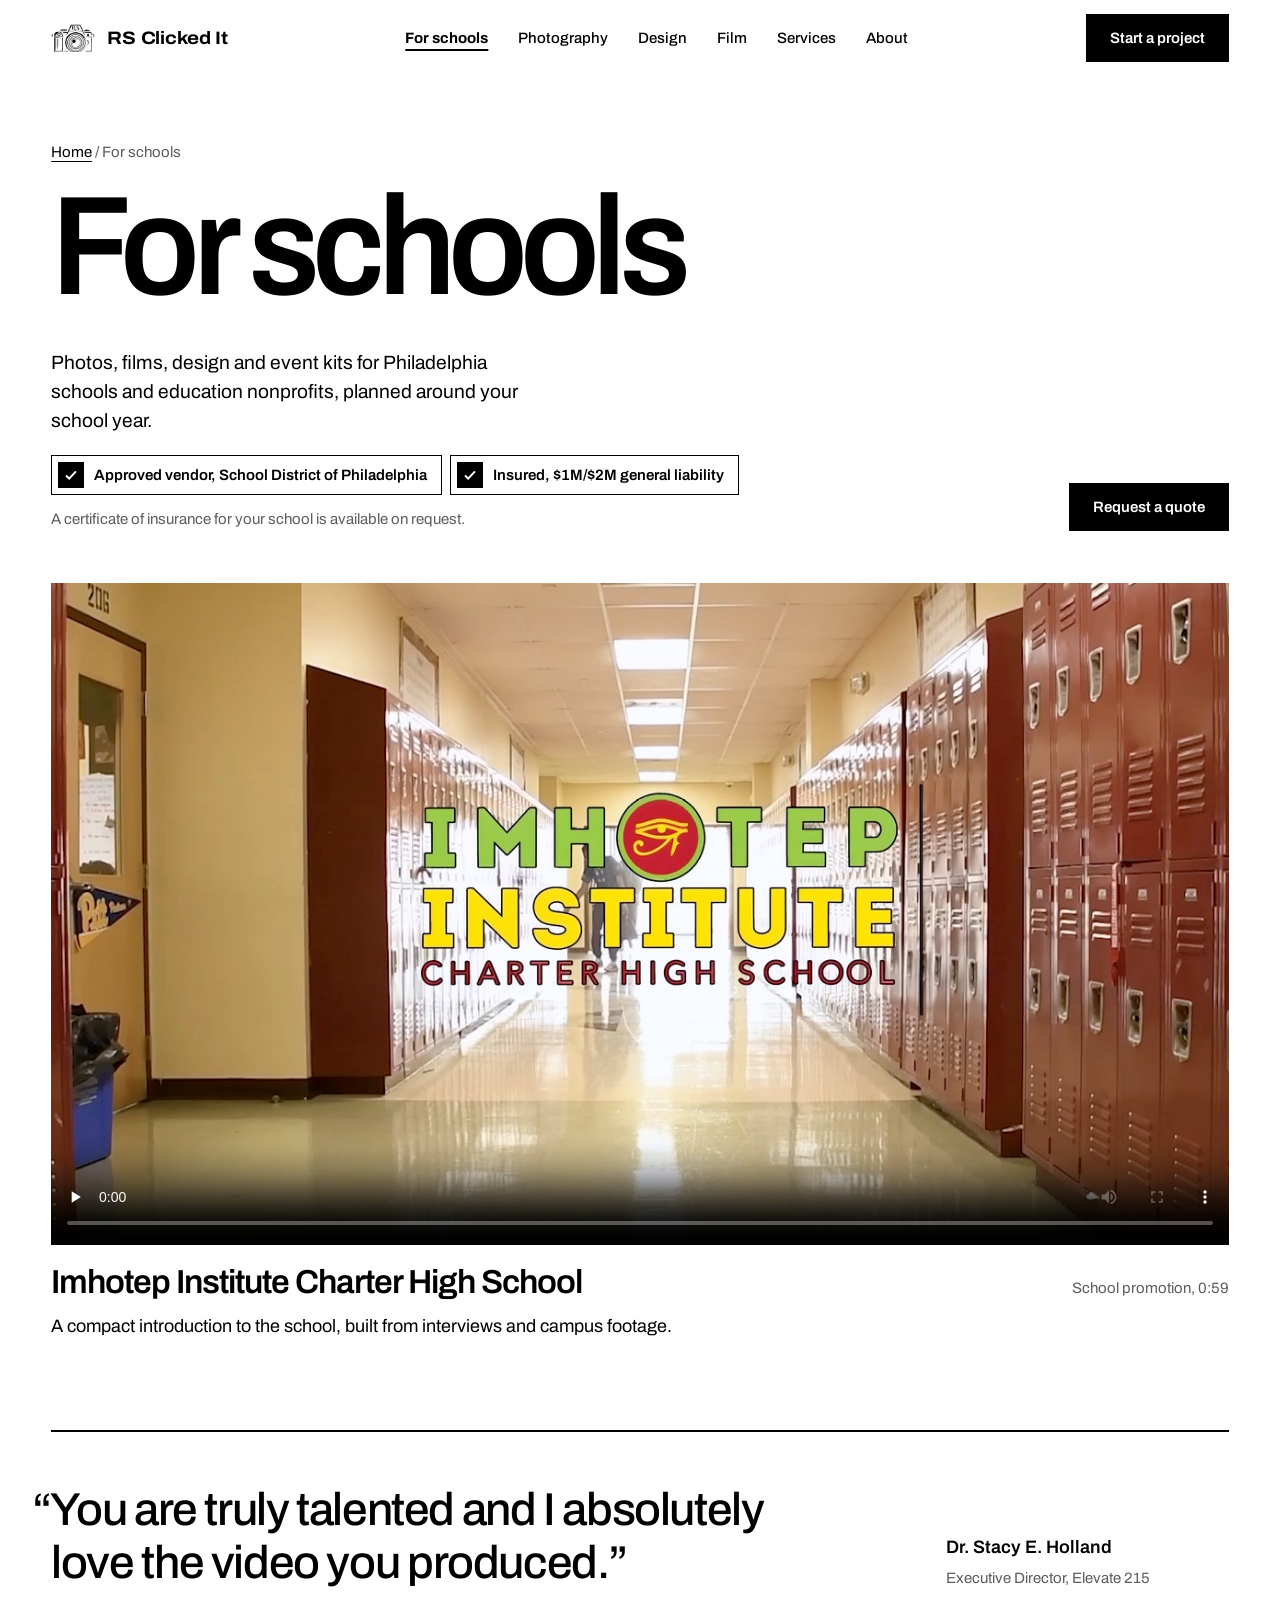
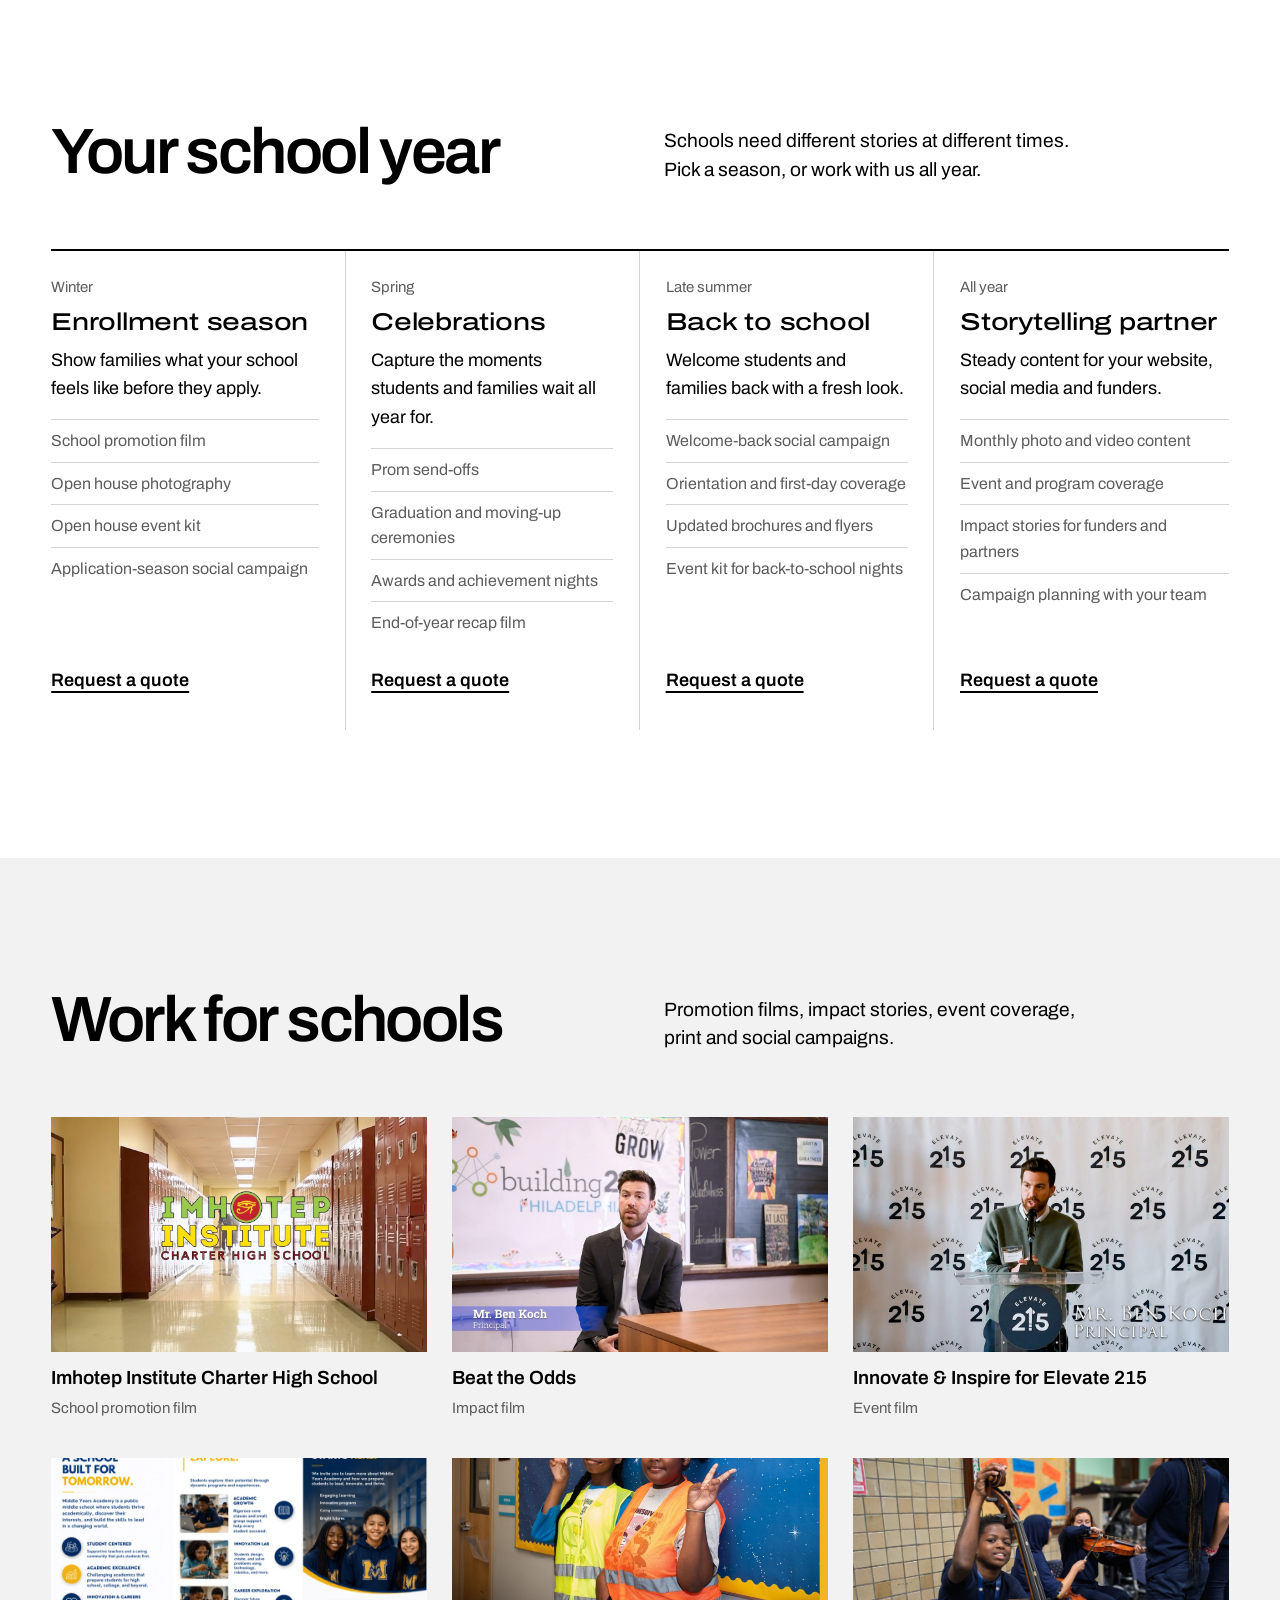
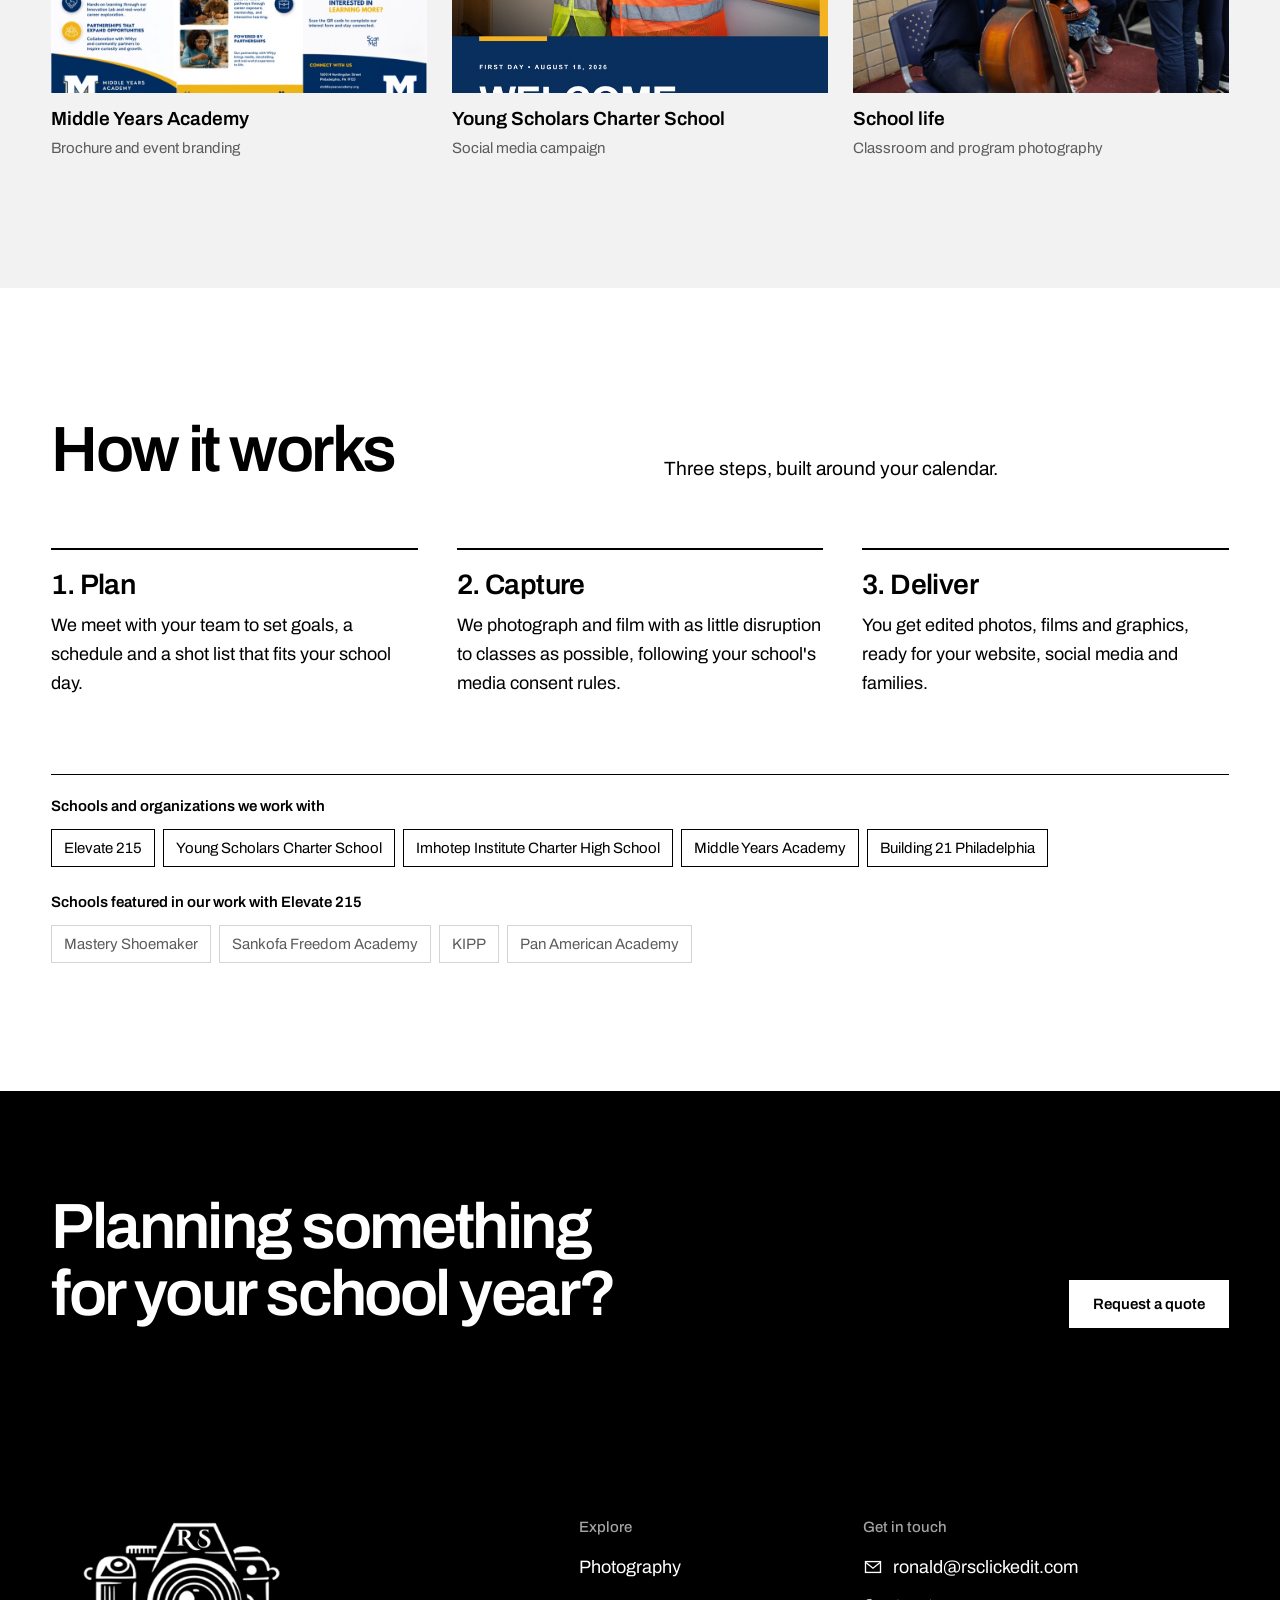
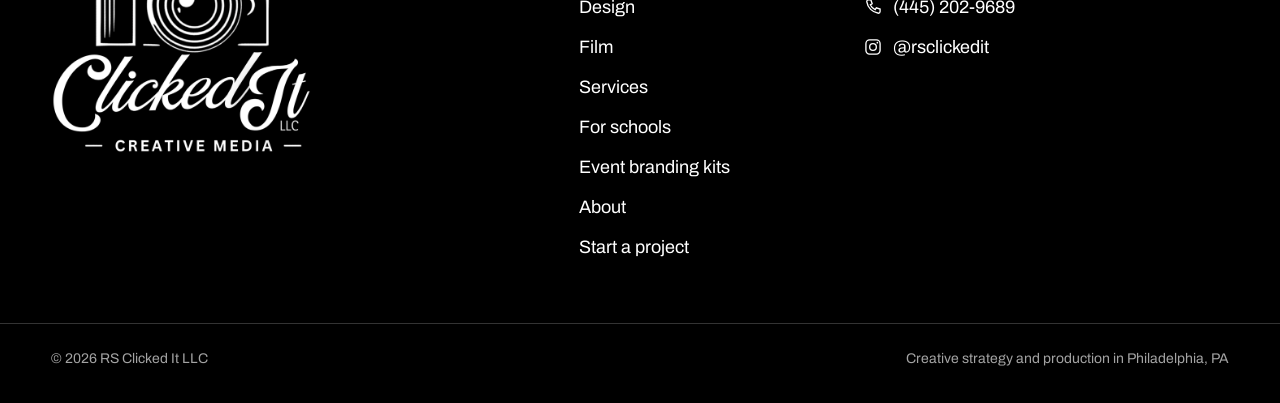
<file: schools.html>
<!doctype html>
<html lang="en">
<head>
  <meta charset="utf-8">
  <meta name="viewport" content="width=device-width, initial-scale=1">
  <title>For Schools | RS Clicked It</title>
  <meta name="description" content="School promotion films, event photography, design and event branding kits for Philadelphia schools and education nonprofits. An approved, insured School District of Philadelphia vendor.">
  <meta property="og:title" content="For Schools | RS Clicked It">
  <meta property="og:description" content="School promotion films, event photography, design and event branding kits for Philadelphia schools and education nonprofits. An approved, insured School District of Philadelphia vendor.">
  <meta property="og:type" content="website">
  <meta property="og:url" content="https://www.rsclickedit.com/schools.html">
  <meta property="og:image" content="https://www.rsclickedit.com/assets/img/photo/16-classroom-laughter.jpg">
  <link rel="canonical" href="https://www.rsclickedit.com/schools.html">
  <meta name="theme-color" content="#000000">
  <link rel="icon" type="image/png" href="assets/img/brand/favicon.png">
  <link rel="apple-touch-icon" href="assets/img/brand/apple-touch-icon.png">
  <link rel="preconnect" href="https://fonts.googleapis.com">
  <link rel="preconnect" href="https://fonts.gstatic.com" crossorigin>
  <link rel="stylesheet" href="https://fonts.googleapis.com/css2?family=Archivo:wdth,wght@62..125,100..900&amp;display=swap">
  <link rel="stylesheet" href="assets/css/site.css?v=dea57a74">
  <script>if(document.visibilityState==="visible"&&window.matchMedia("(prefers-reduced-motion: no-preference)").matches)document.documentElement.classList.add("motion");</script>
</head>
<body data-page="schools">
<a class="skip-link" href="#main">Skip to content</a>

<header class="site-header">
  <nav class="nav wrap" aria-label="Main">
    <a class="brand" href="index.html"><img src="assets/img/brand/camera-mark.png" width="240" height="152" alt="">RS Clicked It</a>
    <ul class="nav-links"><li><a href="schools.html" aria-current="page">For schools</a></li><li><a href="photography.html">Photography</a></li><li><a href="design.html">Design</a></li><li><a href="film.html">Film</a></li><li><a href="index.html#services">Services</a></li><li><a href="index.html#about">About</a></li></ul>
    <a class="btn nav-cta" href="index.html#contact">Start a project</a>
    <button class="icon-btn menu-toggle" type="button" data-dialog-open="menu-panel" aria-label="Open menu"><svg class="icon" viewBox="0 0 24 24" fill="none" stroke="currentColor" stroke-width="1.8" aria-hidden="true"><path d="M3 8h18M3 16h18"/></svg></button>
  </nav>
</header>

<dialog class="menu-panel" id="menu-panel" aria-label="Menu">
  <div class="menu-panel-inner">
    <div class="menu-panel-top">
      <a class="brand" href="index.html"><img src="assets/img/brand/camera-mark.png" width="240" height="152" alt="">RS Clicked It</a>
      <button class="icon-btn" type="button" data-dialog-close aria-label="Close menu"><svg class="icon" viewBox="0 0 24 24" fill="none" stroke="currentColor" stroke-width="1.8" aria-hidden="true"><path d="M6 6l12 12M18 6 6 18"/></svg></button>
    </div>
    <ul><li><a href="schools.html">For schools</a></li><li><a href="photography.html">Photography</a></li><li><a href="design.html">Design</a></li><li><a href="film.html">Film</a></li><li><a href="index.html#services">Services</a></li><li><a href="index.html#about">About</a></li></ul>
    <a class="btn" href="index.html#contact">Start a project</a>
  </div>
</dialog>

<main id="main">
  <section class="page-head wrap" aria-labelledby="page-title">
    <p class="crumbs"><a href="index.html">Home</a> / For schools</p>
    <h1 class="page-title" id="page-title">For schools</h1>
    <div class="page-intro">
      <div>
        <p class="lead">Photos, films, design and event kits for Philadelphia schools and education nonprofits, planned around your school year.</p>
        <ul class="credentials"><li class="credential"><svg class="credential-icon" viewBox="0 0 20 20" aria-hidden="true" focusable="false"><path d="M4.5 10.5l3.5 3.5 7.5-8" fill="none" stroke="currentColor" stroke-width="2.2"/></svg>Approved vendor, School District of Philadelphia</li><li class="credential"><svg class="credential-icon" viewBox="0 0 20 20" aria-hidden="true" focusable="false"><path d="M4.5 10.5l3.5 3.5 7.5-8" fill="none" stroke="currentColor" stroke-width="2.2"/></svg>Insured, $1M/$2M general liability</li></ul>
        <p class="meta credential-note">A certificate of insurance for your school is available on request.</p>
      </div>
      <a class="btn" href="index.html?quote=School#contact">Request a quote</a>
    </div>
  </section>

  <section class="wrap film-hero" aria-labelledby="schools-film-title">
    <video controls playsinline preload="none" poster="assets/img/film/poster-02.jpg" width="1280" height="720" aria-label="Imhotep school promotion, school promotion"><source src="assets/video/02-imhotep-school-promotion.mp4" type="video/mp4"></video>
    <div class="film-hero-copy">
      <h2 id="schools-film-title">Imhotep Institute Charter High School</h2>
      <p class="meta">School promotion, 0:59</p>
      <p>A compact introduction to the school, built from interviews and campus footage.</p>
    </div>
  </section>

  <section class="section quote-band" aria-label="What clients say">
    <div class="wrap">
      <figure class="pull-quote">
        <blockquote>
          <p>&ldquo;You are truly talented and I absolutely love the video you produced.&rdquo;</p>
        </blockquote>
        <figcaption>
          <span class="quote-name">Dr. Stacy E. Holland</span>
          <span class="meta">Executive Director, Elevate 215</span>
        </figcaption>
      </figure>
    </div>
  </section>

  <section class="section seasons-section" aria-labelledby="seasons-title">
    <div class="wrap">
      <div class="section-head">
        <h2 class="h2" id="seasons-title">Your school year</h2>
        <p class="lead">Schools need different stories at different times. Pick a season, or work with us all year.</p>
      </div>
      <ul class="season-list">
        <li class="season">
          <p class="season-when">Winter</p>
          <h3 class="season-name">Enrollment season</h3>
          <p class="season-for">Show families what your school feels like before they apply.</p>
          <ul><li>School promotion film</li><li>Open house photography</li><li>Open house event kit</li><li>Application-season social campaign</li></ul>
          <a class="text-link" href="index.html?quote=Enrollment%20season#contact">Request a quote<span class="visually-hidden"> for Enrollment season</span></a>
        </li>
        <li class="season">
          <p class="season-when">Spring</p>
          <h3 class="season-name">Celebrations</h3>
          <p class="season-for">Capture the moments students and families wait all year for.</p>
          <ul><li>Prom send-offs</li><li>Graduation and moving-up ceremonies</li><li>Awards and achievement nights</li><li>End-of-year recap film</li></ul>
          <a class="text-link" href="index.html?quote=Celebrations#contact">Request a quote<span class="visually-hidden"> for Celebrations</span></a>
        </li>
        <li class="season">
          <p class="season-when">Late summer</p>
          <h3 class="season-name">Back to school</h3>
          <p class="season-for">Welcome students and families back with a fresh look.</p>
          <ul><li>Welcome-back social campaign</li><li>Orientation and first-day coverage</li><li>Updated brochures and flyers</li><li>Event kit for back-to-school nights</li></ul>
          <a class="text-link" href="index.html?quote=Back%20to%20school#contact">Request a quote<span class="visually-hidden"> for Back to school</span></a>
        </li>
        <li class="season">
          <p class="season-when">All year</p>
          <h3 class="season-name">Storytelling partner</h3>
          <p class="season-for">Steady content for your website, social media and funders.</p>
          <ul><li>Monthly photo and video content</li><li>Event and program coverage</li><li>Impact stories for funders and partners</li><li>Campaign planning with your team</li></ul>
          <a class="text-link" href="index.html?quote=Storytelling%20partner#contact">Request a quote<span class="visually-hidden"> for Storytelling partner</span></a>
        </li>
      </ul>
    </div>
  </section>

  <section class="section on-fog" aria-labelledby="samples-title">
    <div class="wrap">
      <div class="section-head">
        <h2 class="h2" id="samples-title">Work for schools</h2>
        <p class="lead">Promotion films, impact stories, event coverage, print and social campaigns.</p>
      </div>
      <ul class="sample-grid">
        <li><a class="sample" href="film.html#film-02">
          <span class="sample-media"><img src="assets/img/film/poster-02.jpg" width="1280" height="720" alt="" loading="lazy"></span>
          <span class="sample-title">Imhotep Institute Charter High School</span>
          <span class="meta">School promotion film</span>
        </a></li>
        <li><a class="sample" href="film.html#film-04">
          <span class="sample-media"><img src="assets/img/film/poster-04.jpg" width="1280" height="720" alt="" loading="lazy"></span>
          <span class="sample-title">Beat the Odds</span>
          <span class="meta">Impact film</span>
        </a></li>
        <li><a class="sample" href="film.html#film-01">
          <span class="sample-media"><img src="assets/img/film/poster-01.jpg" width="1280" height="720" alt="" loading="lazy"></span>
          <span class="sample-title">Innovate &amp; Inspire for Elevate 215</span>
          <span class="meta">Event film</span>
        </a></li>
        <li><a class="sample" href="design.html#case-mya">
          <span class="sample-media"><img src="assets/img/design/thumb/02-mya-brochure-interior.jpg" width="900" height="695" alt="" loading="lazy"></span>
          <span class="sample-title">Middle Years Academy</span>
          <span class="meta">Brochure and event branding</span>
        </a></li>
        <li><a class="sample" href="design.html#case-ys">
          <span class="sample-media"><img src="assets/img/design/thumb/08-young-scholars-carousel-cover.jpg" width="720" height="900" alt="" loading="lazy"></span>
          <span class="sample-title">Young Scholars Charter School</span>
          <span class="meta">Social media campaign</span>
        </a></li>
        <li><a class="sample" href="photography.html#group-schools">
          <span class="sample-media"><img src="assets/img/photo/thumb/18-student-musicians.jpg" width="900" height="600" alt="" loading="lazy"></span>
          <span class="sample-title">School life</span>
          <span class="meta">Classroom and program photography</span>
        </a></li>
      </ul>
    </div>
  </section>

  <section class="section" aria-labelledby="steps-title">
    <div class="wrap">
      <div class="section-head">
        <h2 class="h2" id="steps-title">How it works</h2>
        <p class="lead">Three steps, built around your calendar.</p>
      </div>
      <ol class="steps"><li><h3>Plan</h3><p>We meet with your team to set goals, a schedule and a shot list that fits your school day.</p></li><li><h3>Capture</h3><p>We photograph and film with as little disruption to classes as possible, following your school&#x27;s media consent rules.</p></li><li><h3>Deliver</h3><p>You get edited photos, films and graphics, ready for your website, social media and families.</p></li></ol>
      <div class="clients schools-clients">
        <h3>Schools and organizations we work with</h3>
        <ul class="client-list"><li>Elevate 215</li><li>Young Scholars Charter School</li><li>Imhotep Institute Charter High School</li><li>Middle Years Academy</li><li>Building 21 Philadelphia</li></ul>
        <h3 class="clients-sub">Schools featured in our work with Elevate 215</h3>
        <ul class="client-list client-list-quiet"><li>Mastery Shoemaker</li><li>Sankofa Freedom Academy</li><li>KIPP</li><li>Pan American Academy</li></ul>
      </div>
    </div>
  </section>
  
<section class="closer on-dark" aria-labelledby="closer-title">
  <div class="wrap closer-inner">
    <h2 class="h2" id="closer-title">Planning something for your school year?</h2>
    <a class="btn" href="index.html?quote=School#contact">Request a quote</a>
  </div>
</section>

</main>

<footer class="site-footer on-dark">
  <div class="wrap footer-grid">
    <div class="footer-brand">
      <img class="footer-logo" src="assets/img/brand/logo-white.png" width="640" height="577" alt="RS Clicked It LLC, Creative Media" loading="lazy">
    </div>
    <div class="footer-col">
      <h2>Explore</h2>
      <ul>
        <li><a href="photography.html">Photography</a></li>
        <li><a href="design.html">Design</a></li>
        <li><a href="film.html">Film</a></li>
        <li><a href="index.html#services">Services</a></li>
        <li><a href="schools.html">For schools</a></li>
        <li><a href="index.html#event-kits">Event branding kits</a></li>
        <li><a href="index.html#about">About</a></li>
        <li><a href="index.html#contact">Start a project</a></li>
      </ul>
    </div>
    <div class="footer-col">
      <h2>Get in touch</h2>
      <ul>
        <li><a href="mailto:ronald@rsclickedit.com"><svg class="icon" viewBox="0 0 24 24" fill="none" stroke="currentColor" stroke-width="1.6" aria-hidden="true"><rect x="3" y="5.5" width="18" height="13"/><path d="m3.5 6.5 8.5 7 8.5-7"/></svg>ronald@rsclickedit.com</a></li>
        <li><a href="tel:+14452029689"><svg class="icon" viewBox="0 0 24 24" fill="none" stroke="currentColor" stroke-width="1.6" aria-hidden="true"><path d="M6.5 3.5h3l1.5 4.5-2.2 1.4a11 11 0 0 0 5.8 5.8l1.4-2.2 4.5 1.5v3a2 2 0 0 1-2 2A16.5 16.5 0 0 1 4.5 5.5a2 2 0 0 1 2-2z"/></svg>(445) 202-9689</a></li>
        <li><a href="https://instagram.com/rsclickedit" rel="noopener"><svg class="icon" viewBox="0 0 24 24" fill="none" stroke="currentColor" stroke-width="1.6" aria-hidden="true"><rect x="3.5" y="3.5" width="17" height="17" rx="4.5"/><circle cx="12" cy="12" r="4"/><circle cx="17.2" cy="6.8" r="1" fill="currentColor" stroke="none"/></svg>@rsclickedit</a></li>
      </ul>
    </div>
  </div>
  <div class="wrap footer-base">
    <p>&copy; 2026 RS Clicked It LLC</p>
    <p>Creative strategy and production in Philadelphia, PA</p>
  </div>
</footer>

<script src="assets/js/site.js?v=3b99315f" defer></script>
</body>
</html>
</file>
<file: assets/css/site.css>
/* RS Clicked It — site styles
   Black and white by design: the photography and film carry the color. */

:root {
  --ink: #000;
  --paper: #fff;
  --fog: #f2f2f2;        /* alternate section background */
  --graphite: #5c5c5c;   /* secondary text on white (6.7:1) */
  --rule: #d4d4d4;       /* hairlines on white */
  --smoke: #a3a3a3;      /* secondary text on black (8.3:1) */
  --rule-dark: #333;     /* hairlines on black */
  --error: #b3261e;      /* form errors only (6.5:1 on white) */

  --font: "Archivo", "Helvetica Neue", Helvetica, Arial, sans-serif;
  --gutter: clamp(16px, 4vw, 56px);
  --max: 1440px;
  --header-h: 76px;
  --ease-out: cubic-bezier(.2, .7, .2, 1);
}

/* ---------- Base ---------- */

*, *::before, *::after { box-sizing: border-box; }

html {
  -webkit-text-size-adjust: 100%;
  scroll-padding-top: calc(var(--header-h) + 16px);
}

@media (prefers-reduced-motion: no-preference) {
  html { scroll-behavior: smooth; }
}

body {
  margin: 0;
  background: var(--paper);
  color: var(--ink);
  font-family: var(--font);
  font-size: 1.125rem;
  line-height: 1.6;
  font-variation-settings: "wdth" 100;
  text-rendering: optimizeLegibility;
  -webkit-font-smoothing: antialiased;
}

img, video { display: block; max-width: 100%; height: auto; }
a { color: inherit; }
button { font: inherit; color: inherit; }
p { margin: 0 0 1em; }

h1, h2, h3 {
  margin: 0;
  font-weight: 600;
  line-height: 1.05;
  letter-spacing: -0.03em;
  text-wrap: balance;
}

:focus-visible { outline: 2px solid var(--ink); outline-offset: 3px; }
.on-dark :focus-visible,
dialog :focus-visible { outline-color: var(--paper); }
.menu-panel :focus-visible { outline-color: var(--ink); }

.skip-link {
  position: absolute;
  left: var(--gutter);
  top: -100px;
  z-index: 100;
  padding: 12px 18px;
  background: var(--ink);
  color: var(--paper);
  font-weight: 600;
  text-decoration: none;
}
.skip-link:focus { top: 12px; }

.visually-hidden {
  position: absolute !important;
  width: 1px; height: 1px;
  margin: -1px; padding: 0;
  overflow: hidden;
  clip: rect(0 0 0 0);
  white-space: nowrap;
  border: 0;
}

.wrap {
  max-width: var(--max);
  margin-inline: auto;
  padding-inline: var(--gutter);
}

.section { padding-block: clamp(72px, 10vw, 144px); }
.on-dark { background: var(--ink); color: var(--paper); }
.on-fog { background: var(--fog); }

.section-head {
  display: grid;
  grid-template-columns: minmax(0, 1fr) minmax(0, 1fr);
  gap: 20px 48px;
  align-items: end;
  margin-bottom: clamp(40px, 5vw, 72px);
}
.section-head .lead { margin: 0; }

.h2 { font-size: clamp(2.25rem, 5vw, 4.25rem); letter-spacing: -0.04em; }

.lead {
  font-size: clamp(1.125rem, 1.5vw, 1.3125rem);
  line-height: 1.5;
  max-width: 40ch;
}
.on-dark .lead { color: var(--paper); }

.meta { font-size: 0.9375rem; color: var(--graphite); }
.on-dark .meta { color: var(--smoke); }

.text-link {
  display: inline-flex;
  align-items: center;
  min-height: 44px;
  font-weight: 600;
  text-decoration: underline;
  text-decoration-thickness: 1.5px;
  text-underline-offset: 5px;
}
.text-link:hover { text-decoration-thickness: 3px; }

/* ---------- Buttons & icons ---------- */

.btn {
  display: inline-flex;
  align-items: center;
  justify-content: center;
  gap: 10px;
  min-height: 48px;
  padding: 0 22px;
  border: 2px solid var(--ink);
  background: var(--ink);
  color: var(--paper);
  font-size: 0.9375rem;
  font-weight: 600;
  text-decoration: none;
  cursor: pointer;
  transition: background-color .18s ease, color .18s ease;
}
.btn:hover { background: var(--paper); color: var(--ink); }
.btn[disabled] { opacity: .5; cursor: progress; }

.icon { width: 22px; height: 22px; flex: none; }

.icon-btn {
  display: inline-grid;
  place-items: center;
  width: 48px;
  height: 48px;
  padding: 0;
  border: 1.5px solid currentColor;
  border-radius: 50%;
  background: transparent;
  color: inherit;
  cursor: pointer;
  transition: background-color .18s ease, color .18s ease;
}
.icon-btn:hover { background: var(--paper); color: var(--ink); }
.menu-panel .icon-btn:hover,
.site-header .icon-btn:hover { background: var(--ink); color: var(--paper); }

/* ---------- Header ---------- */

.site-header {
  position: sticky;
  top: 0;
  z-index: 50;
  background: var(--paper);
  transition: box-shadow .2s ease;
}
.site-header.is-scrolled { box-shadow: 0 1px 0 var(--rule); }

.nav {
  display: flex;
  align-items: center;
  gap: 24px;
  height: var(--header-h);
}

.brand {
  display: inline-flex;
  align-items: center;
  gap: 12px;
  min-height: 44px;
  font-size: 1.125rem;
  font-weight: 700;
  letter-spacing: -0.01em;
  font-variation-settings: "wdth" 112;
  text-decoration: none;
  white-space: nowrap;
}
.brand img { width: 44px; filter: invert(1); }

.nav-links {
  display: flex;
  gap: 2px;
  margin: 0 auto;
  padding: 0;
  list-style: none;
}
.nav-links a {
  display: inline-flex;
  align-items: center;
  min-height: 44px;
  padding: 0 14px;
  font-size: 0.9375rem;
  font-weight: 500;
  text-decoration: none;
}
.nav-links a:hover { text-decoration: underline; text-underline-offset: 6px; }
.nav-links a[aria-current="page"] {
  font-weight: 700;
  text-decoration: underline;
  text-decoration-thickness: 2px;
  text-underline-offset: 6px;
}

.menu-toggle { display: none; margin-left: auto; }

@media (max-width: 980px) {
  .nav-links, .nav-cta { display: none; }
  .menu-toggle { display: inline-grid; }
}

/* Mobile menu (a modal <dialog>) */
dialog { padding: 0; border: 0; }

.menu-panel {
  width: 100%;
  max-width: none;
  height: 100dvh;
  max-height: none;
  margin: 0;
  background: var(--paper);
  color: var(--ink);
}
.menu-panel::backdrop { background: var(--paper); }
.menu-panel-inner {
  display: flex;
  flex-direction: column;
  min-height: 100%;
  padding: 0 var(--gutter) 32px;
}
.menu-panel-top {
  display: flex;
  align-items: center;
  justify-content: space-between;
  height: var(--header-h);
}
.menu-panel ul { margin: 24px 0 40px; padding: 0; list-style: none; }
.menu-panel li a {
  display: block;
  padding: 14px 0;
  border-bottom: 1px solid var(--rule);
  font-size: clamp(2rem, 9vw, 3rem);
  font-weight: 600;
  letter-spacing: -0.035em;
  line-height: 1.1;
  text-decoration: none;
}
.menu-panel .btn { margin-top: auto; }

/* ---------- Hero ---------- */

.hero {
  padding-top: clamp(20px, 3vw, 40px);
  padding-bottom: clamp(56px, 7vw, 104px);
}

.hero-grid {
  display: grid;
  grid-template-columns: minmax(150px, 220px) minmax(0, 1fr);
  gap: clamp(24px, 3vw, 48px);
  align-items: start;
}

.hero-reel { padding-top: 60px; }

.reel-tile {
  position: relative;
  display: block;
  width: 100%;
  aspect-ratio: 4 / 5;
  padding: 0;
  border: 0;
  overflow: hidden;
  background: var(--ink);
  cursor: pointer;
}
.reel-tile video,
.reel-tile img { width: 100%; height: 100%; object-fit: cover; }

.play-badge {
  position: absolute;
  inset: 0;
  display: grid;
  place-items: center;
  width: 64px;
  height: 64px;
  margin: auto;
  border-radius: 50%;
  background: rgba(0, 0, 0, .78);
  color: var(--paper);
  transition: transform .2s var(--ease-out);
}
.play-badge .icon { width: 24px; height: 24px; margin-left: 3px; }
/* In the hero tile the badge sits in a corner so the clip's subject stays visible */
.reel-tile .play-badge { inset: auto auto 12px 12px; width: 52px; height: 52px; margin: 0; }
.reel-tile .play-badge .icon { width: 20px; height: 20px; }
.reel-tile:hover .play-badge { transform: scale(1.08); }

.reel-caption { margin: 14px 0 0; font-size: 0.9375rem; font-weight: 600; }

.hero-meta {
  display: flex;
  flex-wrap: wrap;
  align-items: center;
  justify-content: space-between;
  gap: 12px 24px;
  min-height: 44px;
  margin-bottom: 16px;
}
.hero-meta p {
  display: flex;
  align-items: center;
  gap: 10px;
  margin: 0;
  font-size: 0.9375rem;
}
.place-mark { width: 30px; filter: invert(1); }

.faces { display: flex; }
.faces img {
  width: 32px;
  height: 32px;
  margin-left: -9px;
  border: 2px solid var(--paper);
  border-radius: 50%;
  object-fit: cover;
}
.faces img:first-child { margin-left: 0; }

/* The viewfinder: dashed frame with autofocus brackets */
.viewfinder {
  position: relative;
  padding: clamp(20px, 2.8vw, 44px) clamp(16px, 2.8vw, 44px);
  border: 1px dashed #b5b5b5;
}

.af {
  position: absolute;
  width: 24px;
  height: 24px;
  border: 0 solid var(--ink);
  pointer-events: none;
}
.af-tl { top: -2px; left: -2px; border-top-width: 2px; border-left-width: 2px; --dx: -16px; --dy: -16px; }
.af-tr { top: -2px; right: -2px; border-top-width: 2px; border-right-width: 2px; --dx: 16px; --dy: -16px; }
.af-bl { bottom: -2px; left: -2px; border-bottom-width: 2px; border-left-width: 2px; --dx: -16px; --dy: 16px; }
.af-br { bottom: -2px; right: -2px; border-bottom-width: 2px; border-right-width: 2px; --dx: 16px; --dy: 16px; }

.display {
  --d: clamp(2.6rem, 8.8vw, 8.6rem);
  font-size: var(--d);
  font-weight: 600;
  line-height: 0.98;
  letter-spacing: -0.045em;
  font-variation-settings: "wdth" 94;
  text-wrap: wrap;
}
.display .line { display: block; }

.frame-shot {
  display: inline-block;
  width: 1.9em;
  height: 0.74em;
  margin-inline: 0.04em;
  object-fit: cover;
  vertical-align: 0.02em;
}

.chip {
  display: inline-flex;
  align-items: center;
  gap: 0.6em;
  height: max(44px, calc(var(--d) * 0.62));
  padding: 0 1.1em 0 0.4em;
  margin-inline: 0.04em;
  vertical-align: 0.1em;
  background: var(--ink);
  color: var(--paper);
  font-size: max(15px, calc(var(--d) * 0.15));
  font-weight: 600;
  letter-spacing: 0;
  line-height: 1;
  font-variation-settings: "wdth" 100;
  text-decoration: none;
  transition: background-color .18s ease, color .18s ease;
}
.chip img {
  width: max(32px, calc(var(--d) * 0.62 - 14px));
  height: max(32px, calc(var(--d) * 0.62 - 14px));
  border-radius: 50%;
  object-fit: cover;
  object-position: 50% 25%;
}
.chip:hover { background: var(--paper); color: var(--ink); box-shadow: inset 0 0 0 2px var(--ink); }

.hero-caption {
  max-width: 360px;
  margin: 28px 0 0;
  padding: 14px 18px;
  background: var(--ink);
  color: var(--paper);
  font-size: 1.0625rem;
  line-height: 1.4;
}

@media (min-width: 1100px) {
  .display .line { white-space: nowrap; }
  .hero-caption {
    position: absolute;
    left: clamp(16px, 2.8vw, 44px);
    bottom: clamp(20px, 2.8vw, 44px);
    width: 310px;
    margin: 0;
  }
  .display .line-last { padding-left: calc(310px + 0.22em); }
}

/* Lower hero row: services index, mosaic, portrait, project tile */
.hero-lower {
  --g: clamp(12px, 1.4vw, 20px);
  display: grid;
  grid-template-columns: minmax(220px, 1.1fr) 1.5fr 1fr 1fr;
  gap: var(--g);
  height: clamp(360px, 32vw, 470px);
  margin-top: clamp(40px, 5vw, 72px);
}

.service-index {
  display: flex;
  flex-direction: column;
  justify-content: space-between;
  gap: 32px;
}
.service-index ul { margin: 0; padding: 0; list-style: none; }
.service-note { margin: 0; color: var(--graphite); font-size: 0.9375rem; line-height: 1.5; max-width: 30ch; }
.service-index a {
  display: flex;
  align-items: baseline;
  justify-content: space-between;
  gap: 12px;
  padding: 15px 0;
  border-bottom: 1px solid var(--ink);
  font-size: 1.0625rem;
  font-weight: 600;
  text-decoration: none;
}
.service-index small { color: var(--graphite); font-size: 0.8125rem; font-weight: 400; text-align: right; }
.service-index a:hover span { text-decoration: underline; text-underline-offset: 5px; }

.mosaic {
  display: grid;
  grid-template-columns: 1fr 1fr;
  grid-template-rows: 1fr 1fr;
  gap: var(--g);
  min-height: 0;
}
.mosaic img, .tall img { width: 100%; height: 100%; object-fit: cover; }
.tall { margin: 0; min-height: 0; }

.cta-tile {
  display: flex;
  flex-direction: column;
  justify-content: space-between;
  padding: 22px;
  background: var(--ink);
  color: var(--paper);
  text-decoration: none;
}
.cta-tile .icon { align-self: flex-end; width: 48px; height: 48px; transition: transform .25s var(--ease-out); }
.cta-tile:hover .icon { transform: translate(4px, -4px); }
.cta-tile-title {
  display: block;
  font-size: clamp(1.625rem, 2.3vw, 2.375rem);
  font-weight: 600;
  line-height: 1;
  letter-spacing: -0.03em;
  font-variation-settings: "wdth" 108;
}
.cta-tile-sub { display: block; margin-top: 12px; color: var(--smoke); font-size: 0.9375rem; line-height: 1.4; }

@media (max-width: 1099px) {
  .hero-lower { grid-template-columns: 1fr 1fr; height: auto; }
  .service-index { grid-column: 1 / -1; }
  .mosaic { aspect-ratio: 1; }
  .tall { aspect-ratio: auto; }
  .cta-tile { grid-column: 1 / -1; min-height: 200px; }
}

@media (max-width: 860px) {
  .hero-grid { grid-template-columns: 1fr; }
  .hero-reel { order: 2; padding-top: 0; }
  .reel-tile { aspect-ratio: 16 / 9; }
}

@media (max-width: 600px) {
  .hero-lower { grid-template-columns: 1fr; }
  .tall { aspect-ratio: 4 / 5; }
  .viewfinder { padding: 22px 16px; }
  .hero-meta .hero-place { display: none; }
}

/* Below the wide layout, let "Stories … worth telling." flow as one sentence */
@media (max-width: 1099px) {
  .display .line-3, .display .line-last { display: inline; }
}

/* Below the wide layout the "Meet Ronald" chip leaves the headline, and both
   actions sit right under the description */
.hero-actions { display: none; }
.meet-link {
  display: inline-flex;
  align-items: center;
  gap: 10px;
  min-height: 48px;
  padding: 0 18px 0 6px;
  border: 2px solid var(--ink);
  background: var(--paper);
  color: var(--ink);
  font-size: 0.9375rem;
  font-weight: 600;
  text-decoration: none;
  transition: background-color .18s ease, color .18s ease;
}
.meet-link img { width: 34px; height: 34px; border-radius: 50%; object-fit: cover; object-position: 50% 25%; }
.meet-link:hover { background: var(--ink); color: var(--paper); }
@media (max-width: 1099px) {
  .display .chip { display: none; }
  .hero-actions { display: flex; flex-wrap: wrap; gap: 10px; margin-top: 16px; }
}

/* Load sequence: brackets lock focus, then the headline settles in.
   The "motion" class is set by a tiny script in <head> only when the page is
   visible and the visitor hasn't asked for reduced motion, so the headline is
   never left invisible. */
@media (prefers-reduced-motion: no-preference) {
  .motion .viewfinder .af { animation: af-lock .75s var(--ease-out) .1s both; }
  .motion .display .line { animation: rise .8s var(--ease-out) both; }
  .motion .display .line:nth-child(1) { animation-delay: .3s; }
  .motion .display .line:nth-child(2) { animation-delay: .38s; }
  .motion .display .line:nth-child(3) { animation-delay: .46s; }
  .motion .display .line:nth-child(4) { animation-delay: .54s; }
  .motion .hero-caption { animation: rise .8s var(--ease-out) .7s both; }
  .motion .hero-actions { animation: rise .8s var(--ease-out) .78s both; }
}

@keyframes af-lock {
  0% { opacity: 0; transform: translate(var(--dx), var(--dy)); }
  55% { opacity: 1; transform: translate(calc(var(--dx) * -0.2), calc(var(--dy) * -0.2)); }
  100% { opacity: 1; transform: none; }
}
@keyframes rise {
  from { opacity: 0; transform: translateY(18px); }
  to { opacity: 1; transform: none; }
}

/* ---------- Selected work ---------- */

.work-grid {
  display: grid;
  grid-template-columns: minmax(0, 7fr) minmax(0, 5fr);
  gap: clamp(20px, 2.4vw, 32px);
}
.work-photo { grid-row: span 2; }

.work-entry {
  display: flex;
  flex-direction: column;
  gap: 14px;
  text-decoration: none;
}
.work-media {
  position: relative;
  flex: 1;
  aspect-ratio: 16 / 10;
  overflow: hidden;
  background: var(--fog);
}
.work-photo .work-media { aspect-ratio: auto; min-height: 420px; }
.work-media img { position: absolute; inset: 0; width: 100%; height: 100%; object-fit: cover; }
.work-media .play-badge { z-index: 1; }

.work-meta { display: flex; align-items: baseline; justify-content: space-between; gap: 16px; }
.work-title {
  font-size: clamp(1.5rem, 2.4vw, 2.25rem);
  font-weight: 600;
  line-height: 1.1;
  letter-spacing: -0.03em;
}
.work-entry:hover .work-title {
  text-decoration: underline;
  text-decoration-thickness: 2px;
  text-underline-offset: 6px;
}

@media (max-width: 800px) {
  .work-grid { grid-template-columns: 1fr; }
  .work-photo { grid-row: auto; }
  .work-photo .work-media { min-height: 0; aspect-ratio: 4 / 3; }
  .section-head { grid-template-columns: 1fr; }
}

/* ---------- Client quote ---------- */

.quote-band { padding-top: 0; }
.pull-quote {
  display: grid;
  grid-template-columns: minmax(0, 9fr) minmax(0, 3fr);
  gap: 24px 48px;
  align-items: end;
  margin: 0;
  padding-top: clamp(32px, 4vw, 56px);
  border-top: 2px solid var(--ink);
}
.pull-quote blockquote { margin: 0; }
.pull-quote p {
  max-width: 30ch;
  margin: 0;
  font-size: clamp(1.75rem, 3.6vw, 3.25rem);
  font-weight: 500;
  line-height: 1.15;
  letter-spacing: -0.03em;
  text-indent: -0.42em;   /* hang the opening quote mark in the margin */
  text-wrap: balance;
}
.pull-quote figcaption { display: flex; flex-direction: column; gap: 4px; }
.quote-name { font-weight: 600; }

@media (max-width: 800px) {
  .pull-quote { grid-template-columns: 1fr; }
  .pull-quote p { text-indent: 0; }
}

/* ---------- Featured film ---------- */

.film-feature-grid {
  display: grid;
  grid-template-columns: minmax(0, 4fr) minmax(0, 8fr);
  gap: clamp(32px, 4vw, 64px);
  align-items: end;
}
.film-copy .lead { margin-top: 20px; }
.film-player video,
.film-card video,
.film-hero video,
.case-study video {
  width: 100%;
  aspect-ratio: 16 / 9;
  background: #111;
  object-fit: contain;
}

/* YouTube films: our poster and play button until clicked, then YouTube's player */
.yt-embed {
  position: relative;
  display: block;
  aspect-ratio: 16 / 9;
  overflow: hidden;
  background: #111;
}
.yt-embed img { width: 100%; height: 100%; object-fit: cover; }
.yt-embed:hover .play-badge { transform: scale(1.08); }
.yt-frame { display: block; width: 100%; aspect-ratio: 16 / 9; border: 0; background: var(--ink); }

.film-more {
  display: grid;
  grid-template-columns: repeat(3, minmax(0, 1fr));
  gap: clamp(16px, 2vw, 28px);
  margin-top: clamp(40px, 5vw, 64px);
  padding-top: 28px;
  border-top: 1px solid var(--rule-dark);
}
.film-more a { display: grid; gap: 12px; text-decoration: none; }
.film-more img { width: 100%; aspect-ratio: 16 / 9; object-fit: cover; }
.film-more strong { display: block; font-size: 1.125rem; font-weight: 600; line-height: 1.25; }
.film-more a:hover strong { text-decoration: underline; text-underline-offset: 5px; }

@media (max-width: 900px) {
  .film-feature-grid { grid-template-columns: 1fr; }
}
@media (max-width: 640px) {
  .film-more { grid-template-columns: 1fr; }
}

/* ---------- Services ---------- */

.service-list { border-top: 2px solid var(--ink); }
.service {
  display: grid;
  grid-template-columns: minmax(0, 5fr) minmax(0, 5fr) minmax(0, 4fr);
  gap: 20px 48px;
  padding: clamp(28px, 3.5vw, 48px) 0;
  border-bottom: 1px solid var(--rule);
}
.service-name {
  font-size: clamp(1.75rem, 3.1vw, 3rem);
  font-weight: 500;
  line-height: 1.05;
  letter-spacing: -0.01em;
  font-variation-settings: "wdth" 125;
}
.service p { max-width: 44ch; margin: 0; }
.service-projects h4 { margin: 0 0 8px; font-size: 0.9375rem; font-weight: 600; }
.service-projects ul { margin: 0; padding: 0; list-style: none; color: var(--graphite); font-size: 1rem; }
.service-projects li { padding: 3px 0; }

@media (max-width: 900px) {
  .service { grid-template-columns: 1fr; }
}

/* ---------- Event branding kits ---------- */

.btn-outline { background: var(--paper); color: var(--ink); }
.btn-outline:hover { background: var(--ink); color: var(--paper); }

.kits-intro {
  display: grid;
  grid-template-columns: minmax(0, 7fr) minmax(0, 5fr);
  gap: clamp(28px, 4vw, 64px);
  align-items: end;
  margin-bottom: clamp(40px, 5vw, 64px);
}
.kits-intro .lead { margin: 20px 0 12px; }
.kits-intro p:last-child { margin: 0; max-width: 40ch; }
.kits-figure { margin: 0; }
.kits-figure img { width: 100%; aspect-ratio: 3 / 2; object-fit: cover; background: var(--fog); }
.kits-figure figcaption { margin-top: 10px; }

.kit-list {
  display: grid;
  grid-template-columns: repeat(3, minmax(0, 1fr));
  margin: 0;
  padding: 0;
  list-style: none;
  border-top: 2px solid var(--ink);
}
.kit {
  display: flex;
  flex-direction: column;
  gap: 16px;
  padding: 28px clamp(20px, 2.4vw, 36px) 32px;
  border-right: 1px solid var(--rule);
}
.kit:last-child { border-right: 0; }
.kit-name {
  font-size: clamp(1.5rem, 2.2vw, 2rem);
  font-weight: 500;
  line-height: 1.1;
  letter-spacing: -0.01em;
  font-variation-settings: "wdth" 125;
}
.kit-for { margin: 0; color: var(--graphite); }
.kit ul { flex: 1; margin: 8px 0 12px; padding: 0; list-style: none; }
.kit ul li { padding: 10px 0; border-top: 1px solid var(--rule); font-size: 1rem; }
.kit .btn { align-self: flex-start; }

.kit-featured { background: var(--ink); color: var(--paper); }
.kit-featured .kit-for { color: var(--smoke); }
.kit-featured ul li { border-color: var(--rule-dark); }
.kit-featured .btn { border-color: var(--paper); background: var(--paper); color: var(--ink); }
.kit-featured .btn:hover { background: var(--ink); color: var(--paper); }
.kit-featured :focus-visible { outline-color: var(--paper); }

.kits-foot { max-width: 70ch; margin: 28px 0 0; color: var(--graphite); font-size: 0.9375rem; }

@media (max-width: 900px) {
  .kits-intro { grid-template-columns: 1fr; }
  .kit-list { grid-template-columns: 1fr; }
  .kit { border-right: 0; border-bottom: 1px solid var(--rule); }
  .kit:not(.kit-featured) { padding-inline: 0; }
  .kit:last-child { border-bottom: 0; }
}

/* ---------- About ---------- */

.about-grid {
  display: grid;
  grid-template-columns: minmax(0, 5fr) minmax(0, 7fr);
  gap: clamp(32px, 5vw, 80px);
  align-items: start;
}
.about-photo { margin: 0; }
.about-photo img { width: 100%; aspect-ratio: 4 / 5; object-fit: cover; object-position: 50% 20%; }
.about-copy .lead { margin: 24px 0 28px; max-width: 34ch; }
.about-copy p { max-width: 62ch; }
.clients { margin-top: 40px; padding-top: 24px; border-top: 1px solid var(--ink); }
.clients h3 { font-size: 0.9375rem; font-weight: 600; letter-spacing: 0; }
.client-list { display: flex; flex-wrap: wrap; gap: 8px; margin: 14px 0 0; padding: 0; list-style: none; }
.client-list li { padding: 6px 12px; border: 1px solid var(--ink); background: var(--paper); font-size: 0.9375rem; }
.clients-sub { margin-top: 28px; }
.client-list-quiet li { border-color: var(--rule); color: var(--graphite); }

@media (max-width: 860px) {
  .about-grid { grid-template-columns: 1fr; }
  .about-photo { max-width: 420px; }
}

/* ---------- Contact ---------- */

.contact-grid {
  display: grid;
  grid-template-columns: minmax(0, 5fr) minmax(0, 7fr);
  gap: clamp(40px, 5vw, 80px);
}
.contact-copy .lead { margin-top: 20px; }

/* What happens after someone sends the form */
.next-steps { margin-top: 32px; }
.next-steps h3 { font-size: 0.9375rem; font-weight: 600; letter-spacing: 0; }
.next-steps ol { margin: 12px 0 0; padding: 0; list-style: none; counter-reset: step; }
.next-steps li {
  position: relative;
  padding: 14px 0 14px 44px;
  border-top: 1px solid var(--rule);
  color: var(--graphite);
  font-size: 0.9375rem;
  line-height: 1.5;
  counter-increment: step;
}
.next-steps li strong { display: block; color: var(--ink); font-size: 1rem; font-weight: 600; }
.next-steps li::before {
  content: counter(step);
  position: absolute;
  top: 14px;
  left: 0;
  display: grid;
  place-items: center;
  width: 28px;
  height: 28px;
  background: var(--ink);
  color: var(--paper);
  font-size: 0.8125rem;
  font-weight: 600;
}

.contact-details { margin: 36px 0 0; }
.contact-details div {
  display: grid;
  grid-template-columns: 110px 1fr;
  gap: 12px;
  padding: 14px 0;
  border-top: 1px solid var(--rule);
}
.contact-details dt { color: var(--graphite); font-size: 0.9375rem; }
.contact-details dd { margin: 0; font-weight: 500; overflow-wrap: anywhere; }
.contact-details a { text-underline-offset: 4px; }

.inquiry {
  display: grid;
  grid-template-columns: 1fr 1fr;
  gap: 22px 20px;
  align-content: start;
}
.form-note { grid-column: 1 / -1; margin: 0; color: var(--graphite); font-size: 0.9375rem; }
.field { display: flex; flex-direction: column; gap: 8px; }
.field-full { grid-column: 1 / -1; }
.field label { font-size: 0.9375rem; font-weight: 600; }
.field .optional { color: var(--graphite); font-weight: 400; }
.field input,
.field select,
.field textarea {
  width: 100%;
  min-height: 52px;
  padding: 12px 14px;
  border: 1.5px solid var(--ink);
  border-radius: 0;
  background: var(--paper);
  color: var(--ink);
  font: inherit;
  font-size: 1rem;
}
.field textarea { min-height: 160px; resize: vertical; }
.field select {
  appearance: none;
  padding-right: 44px;
  background-image: url("data:image/svg+xml,%3Csvg xmlns='http://www.w3.org/2000/svg' viewBox='0 0 24 24' fill='none' stroke='%23000' stroke-width='2'%3E%3Cpath d='M6 9l6 6 6-6'/%3E%3C/svg%3E");
  background-repeat: no-repeat;
  background-position: right 14px center;
  background-size: 18px;
  cursor: pointer;
}
.field input:focus-visible,
.field select:focus-visible,
.field textarea:focus-visible { outline: 2px solid var(--ink); outline-offset: 2px; }
.field [aria-invalid="true"] { border-color: var(--error); border-width: 2px; }
.field-error { margin: 0; color: var(--error); font-size: 0.875rem; font-weight: 500; }
.field-error:empty { display: none; }

.form-summary {
  grid-column: 1 / -1;
  padding: 14px 16px;
  border: 2px solid var(--error);
  font-size: 0.9375rem;
}
.form-summary:focus-visible { outline-offset: 2px; }
.form-summary p { margin: 0 0 6px; font-weight: 600; }
.form-summary ul { margin: 0; padding-left: 20px; }
.form-summary a { color: var(--error); }

.form-actions { grid-column: 1 / -1; display: flex; flex-wrap: wrap; align-items: center; gap: 16px 24px; }
.form-status { margin: 0; font-size: 0.9375rem; font-weight: 500; }

@media (max-width: 900px) {
  .contact-grid { grid-template-columns: 1fr; }
}
@media (max-width: 600px) {
  .inquiry { grid-template-columns: 1fr; }
}

/* ---------- Footer ---------- */

.site-footer { padding: clamp(56px, 7vw, 96px) 0 32px; }
.footer-grid {
  display: grid;
  grid-template-columns: minmax(0, 4fr) minmax(0, 2fr) minmax(0, 3fr);
  gap: 40px;
}
.footer-logo { width: min(260px, 70%); }
.footer-col h2 { margin-bottom: 12px; color: var(--smoke); font-size: 0.9375rem; font-weight: 500; letter-spacing: 0; }
.footer-col ul { margin: 0; padding: 0; list-style: none; }
.footer-col a {
  display: inline-flex;
  align-items: center;
  gap: 10px;
  min-height: 40px;
  text-decoration: none;
}
.footer-col a:hover { text-decoration: underline; text-underline-offset: 5px; }
.footer-col .icon { width: 20px; height: 20px; }
.footer-base {
  display: flex;
  flex-wrap: wrap;
  justify-content: space-between;
  gap: 12px;
  margin-top: 56px;
  padding-top: 24px;
  border-top: 1px solid var(--rule-dark);
  color: var(--smoke);
  font-size: 0.875rem;
}
.footer-base p { margin: 0; }

@media (max-width: 800px) {
  .footer-grid { grid-template-columns: 1fr 1fr; }
  .footer-brand { grid-column: 1 / -1; }
}

/* ---------- Dialogs: film player & lightbox ---------- */

.film-dialog {
  width: min(1120px, 92vw);
  max-width: none;
  max-height: none;
  overflow: visible;
  background: transparent;
  color: var(--paper);
}
.film-dialog::backdrop { background: rgba(0, 0, 0, .9); }
.film-dialog-top {
  display: flex;
  align-items: center;
  justify-content: space-between;
  gap: 16px;
  margin-bottom: 14px;
}
.film-dialog-top h2 { font-size: 1.125rem; letter-spacing: -0.01em; }
.film-dialog video { width: 100%; max-height: 80vh; aspect-ratio: 16 / 9; background: var(--ink); }

.lightbox {
  width: 100%;
  max-width: none;
  height: 100dvh;
  max-height: none;
  margin: 0;
  background: rgba(0, 0, 0, .96);
  color: var(--paper);
}
.lightbox::backdrop { background: rgba(0, 0, 0, .9); }
.lightbox-inner {
  display: grid;
  grid-template-rows: auto minmax(0, 1fr) auto;
  height: 100%;
  padding: 12px var(--gutter) 20px;
}
.lightbox-top {
  display: flex;
  align-items: center;
  justify-content: space-between;
  min-height: 64px;
}
.lightbox-count { font-size: 0.9375rem; color: var(--smoke); font-variant-numeric: tabular-nums; }
.lightbox-stage {
  display: grid;
  grid-template-columns: 48px minmax(0, 1fr) 48px;
  align-items: center;
  gap: 16px;
  min-height: 0;
}
.lightbox-figure {
  display: grid;
  place-items: center;
  height: 100%;
  min-height: 0;
  margin: 0;
}
.lightbox-figure img {
  width: auto;
  height: auto;
  max-width: 100%;
  max-height: calc(100dvh - 170px);
  object-fit: contain;
}
.lightbox-caption { max-width: 70ch; margin: 16px auto 0; text-align: center; font-size: 0.9375rem; color: var(--smoke); }

@media (max-width: 640px) {
  .lightbox-stage { grid-template-columns: 1fr; }
  .lightbox-stage .icon-btn { display: none; }
  .lightbox-bottom-nav { display: flex; justify-content: center; gap: 16px; margin-top: 12px; }
}
@media (min-width: 641px) {
  .lightbox-bottom-nav { display: none; }
}

/* ---------- Portfolio pages ---------- */

.page-head {
  padding-top: clamp(32px, 5vw, 72px);
  padding-bottom: clamp(32px, 4vw, 56px);
}
.crumbs { margin: 0 0 20px; color: var(--graphite); font-size: 0.9375rem; }
.crumbs a { color: var(--ink); text-underline-offset: 4px; }
.page-title {
  font-size: clamp(3.25rem, 11vw, 10rem);
  font-weight: 600;
  line-height: 0.9;
  letter-spacing: -0.055em;
  font-variation-settings: "wdth" 94;
}
.page-intro {
  display: grid;
  grid-template-columns: minmax(0, 1fr) auto;
  align-items: end;
  gap: 16px 40px;
  margin-top: clamp(24px, 3vw, 40px);
}
.page-intro .lead { margin: 0; max-width: 46ch; }
.page-intro .meta { margin: 0; }
.page-intro .credentials { margin-top: 20px; }
.page-intro .credential-note { margin-top: 12px; }

/* Vendor and insurance badges (For Schools page and About) */
.credentials {
  display: flex;
  flex-wrap: wrap;
  gap: 8px;
  margin: 0;
  padding: 0;
  list-style: none;
}
.credential {
  display: inline-flex;
  align-items: center;
  gap: 10px;
  margin: 0;
  padding: 6px 14px 6px 6px;
  border: 1px solid var(--ink);
  background: var(--paper);
  font-size: 0.9375rem;
  font-weight: 600;
  line-height: 1.3;
}
.credential-icon {
  flex: none;
  width: 26px;
  height: 26px;
  padding: 4px;
  background: var(--ink);
  color: var(--paper);
}
.about-copy .credentials { margin: -8px 0 28px; }

.filters { display: flex; flex-wrap: wrap; gap: 8px; margin-top: 32px; }
.filter {
  display: inline-flex;
  align-items: center;
  gap: 8px;
  min-height: 44px;
  padding: 0 16px;
  border: 1.5px solid var(--ink);
  background: var(--paper);
  color: var(--ink);
  font-size: 0.9375rem;
  font-weight: 500;
  cursor: pointer;
  transition: background-color .18s ease, color .18s ease;
}
.filter:hover { background: var(--fog); }
.filter[aria-pressed="true"] { background: var(--ink); color: var(--paper); }
.filter-count { font-variant-numeric: tabular-nums; }

.gallery { padding-bottom: clamp(72px, 9vw, 128px); }

.masonry {
  margin: 0;
  padding: 0;
  list-style: none;
  columns: 3 280px;
  column-gap: 16px;
}
.masonry li { break-inside: avoid; margin-bottom: 16px; }
.masonry li[hidden] { display: none; }
.masonry-2 { columns: 2 320px; }

/* Row-by-row photo layout: every photo keeps its full shape and each row
   shares one height. Each item's --r is its width divided by its height. */
.justified {
  --row-h: 280px;
  display: flex;
  flex-wrap: wrap;
  gap: 14px;
  margin: 0;
  padding: 0;
  list-style: none;
}
.justified::after { content: ""; flex-grow: 1000000; }
.justified li {
  flex-grow: calc(var(--r) * 100);
  flex-shrink: 1;
  flex-basis: calc(var(--r) * var(--row-h));
  min-width: 0;
}
.justified li[hidden] { display: none; }
.justified .tile img { width: 100%; height: auto; }

@media (max-width: 700px) {
  .justified { --row-h: 150px; gap: 8px; }
}

.tile {
  position: relative;
  display: block;
  width: 100%;
  padding: 0;
  border: 0;
  background: var(--fog);
  cursor: zoom-in;
}
.tile img { width: 100%; height: auto; }
.tile-tag {
  position: absolute;
  top: 10px;
  left: 10px;
  padding: 4px 9px;
  background: var(--paper);
  color: var(--ink);
  font-size: 0.8125rem;
  font-weight: 600;
}

.case {
  padding-block: clamp(40px, 5vw, 72px);
  border-top: 2px solid var(--ink);
}
.case-head {
  display: grid;
  grid-template-columns: minmax(0, 5fr) minmax(0, 7fr);
  gap: 16px 48px;
  margin-bottom: 32px;
}
.case-title { font-size: clamp(1.75rem, 3.4vw, 3rem); letter-spacing: -0.035em; }
.case-head p { margin: 0; max-width: 56ch; }
.case-grid-3 {
  display: grid;
  grid-template-columns: repeat(3, minmax(0, 1fr));
  gap: 16px;
  margin: 0;
  padding: 0;
  list-style: none;
}

@media (max-width: 800px) {
  .page-intro, .case-head { grid-template-columns: 1fr; }
  .case-grid-3 { grid-template-columns: 1fr 1fr; }
}

/* Film page */
.film-hero { padding-bottom: clamp(56px, 7vw, 96px); }
.film-hero-copy {
  display: grid;
  grid-template-columns: minmax(0, 1fr) auto;
  gap: 12px 40px;
  align-items: baseline;
  margin-top: 20px;
}
.film-hero-copy h2 { font-size: clamp(1.5rem, 2.6vw, 2.25rem); }
.film-hero-copy p { margin: 0; }

.film-list {
  display: grid;
  grid-template-columns: repeat(3, minmax(0, 1fr));
  gap: clamp(28px, 3vw, 40px) clamp(20px, 2.4vw, 32px);
  margin: 0;
  padding: 0;
  list-style: none;
}
.film-list-2 { grid-template-columns: repeat(2, minmax(0, 1fr)); }
.film-list-vertical { grid-template-columns: repeat(2, minmax(0, 340px)); }
.film-list-vertical video { aspect-ratio: 9 / 16; }
.film-card h3 { margin-top: 16px; font-size: 1.375rem; letter-spacing: -0.02em; }
.film-card p { margin: 8px 0 0; font-size: 1rem; }
.film-card .meta { margin-top: 6px; }

@media (max-width: 900px) {
  .film-list { grid-template-columns: 1fr 1fr; }
}

/* Case studies: film beside the facts */
.case-study {
  display: grid;
  grid-template-columns: minmax(0, 7fr) minmax(0, 5fr);
  gap: 24px clamp(28px, 4vw, 64px);
  align-items: start;
}
.case-study + .case-study {
  margin-top: clamp(48px, 6vw, 88px);
  padding-top: clamp(48px, 6vw, 88px);
  border-top: 1px solid var(--rule);
}
.case-study-copy > .meta { margin: 0; }
.case-study-title { margin-top: 8px; font-size: clamp(1.5rem, 2.6vw, 2.25rem); letter-spacing: -0.03em; }
.case-facts { margin: 20px 0 0; }
.case-facts > div {
  display: grid;
  grid-template-columns: 112px minmax(0, 1fr);
  gap: 6px 16px;
  padding: 14px 0;
  border-top: 1px solid var(--rule);
}
.case-facts dt { font-size: 0.9375rem; font-weight: 600; }
.case-facts dd { margin: 0; }
.case-facts ul { margin: 0; padding-left: 18px; }
.case-facts li + li { margin-top: 6px; }
.case-facts a { text-underline-offset: 4px; }
@media (max-width: 900px) {
  .case-study { grid-template-columns: 1fr; }
}
@media (max-width: 480px) {
  .case-facts > div { grid-template-columns: 1fr; }
}
@media (max-width: 600px) {
  .film-list, .film-list-2 { grid-template-columns: 1fr; }
  .film-list-vertical { grid-template-columns: 1fr 1fr; }
  .film-hero-copy { grid-template-columns: 1fr; }
}

/* For schools page */
.seasons-section { padding-top: 0; }
.season-list {
  display: grid;
  grid-template-columns: repeat(4, minmax(0, 1fr));
  margin: 0;
  padding: 0;
  list-style: none;
  border-top: 2px solid var(--ink);
}
.season {
  display: flex;
  flex-direction: column;
  gap: 10px;
  padding: 24px clamp(16px, 2vw, 28px) 28px;
  border-right: 1px solid var(--rule);
}
.season:first-child { padding-left: 0; }
.season:last-child { border-right: 0; padding-right: 0; }
.season-when { margin: 0; color: var(--graphite); font-size: 0.9375rem; }
.season-name {
  font-size: clamp(1.375rem, 1.9vw, 1.75rem);
  font-weight: 500;
  line-height: 1.1;
  letter-spacing: -0.01em;
  font-variation-settings: "wdth" 125;
}
.season-for { margin: 0; }
.season ul { flex: 1; margin: 6px 0 4px; padding: 0; list-style: none; color: var(--graphite); font-size: 1rem; }
.season ul li { padding: 8px 0; border-top: 1px solid var(--rule); }
.season .text-link { align-self: flex-start; }

.sample-grid {
  display: grid;
  grid-template-columns: repeat(3, minmax(0, 1fr));
  gap: clamp(24px, 3vw, 40px) clamp(16px, 2vw, 28px);
  margin: 0;
  padding: 0;
  list-style: none;
}
.sample { display: grid; gap: 6px; text-decoration: none; }
.sample-media { display: block; aspect-ratio: 16 / 10; overflow: hidden; margin-bottom: 8px; background: var(--paper); }
.sample-media img { width: 100%; height: 100%; object-fit: cover; }
.sample-title { font-size: 1.1875rem; font-weight: 600; line-height: 1.25; }
.sample:hover .sample-title { text-decoration: underline; text-underline-offset: 5px; }

.steps {
  display: grid;
  grid-template-columns: repeat(3, minmax(0, 1fr));
  gap: 24px clamp(24px, 3vw, 48px);
  margin: 0;
  padding: 0;
  list-style: none;
  counter-reset: step;
}
.steps li { counter-increment: step; padding-top: 20px; border-top: 2px solid var(--ink); }
.steps h3 { font-size: clamp(1.5rem, 2.2vw, 2rem); letter-spacing: -0.02em; }
.steps h3::before { content: counter(step) ". "; }
.steps p { margin: 12px 0 0; max-width: 40ch; }
.schools-clients { margin-top: clamp(48px, 6vw, 80px); }

@media (max-width: 1100px) {
  .season-list { grid-template-columns: repeat(2, minmax(0, 1fr)); }
  .season { border-bottom: 1px solid var(--rule); }
  .season:nth-child(2n) { border-right: 0; padding-right: 0; }
  .season:nth-child(2n + 1) { padding-left: 0; }
}
@media (max-width: 800px) {
  .sample-grid { grid-template-columns: 1fr 1fr; }
  .steps { grid-template-columns: 1fr; }
}
@media (max-width: 640px) {
  .season-list { grid-template-columns: 1fr; }
  .season { padding-inline: 0; border-right: 0; }
  .sample-grid { grid-template-columns: 1fr; }
}

/* Closing call to action on portfolio pages */
.closer { padding-block: clamp(64px, 8vw, 112px); }
.closer-inner {
  display: flex;
  flex-wrap: wrap;
  align-items: end;
  justify-content: space-between;
  gap: 24px 40px;
}
.closer h2 { max-width: 16ch; }
.closer .btn { border-color: var(--paper); background: var(--paper); color: var(--ink); }
.closer .btn:hover { background: var(--ink); color: var(--paper); }

@media (prefers-reduced-motion: reduce) {
  *, *::before, *::after { transition-duration: 0.01ms !important; animation-duration: 0.01ms !important; }
}
</file>
